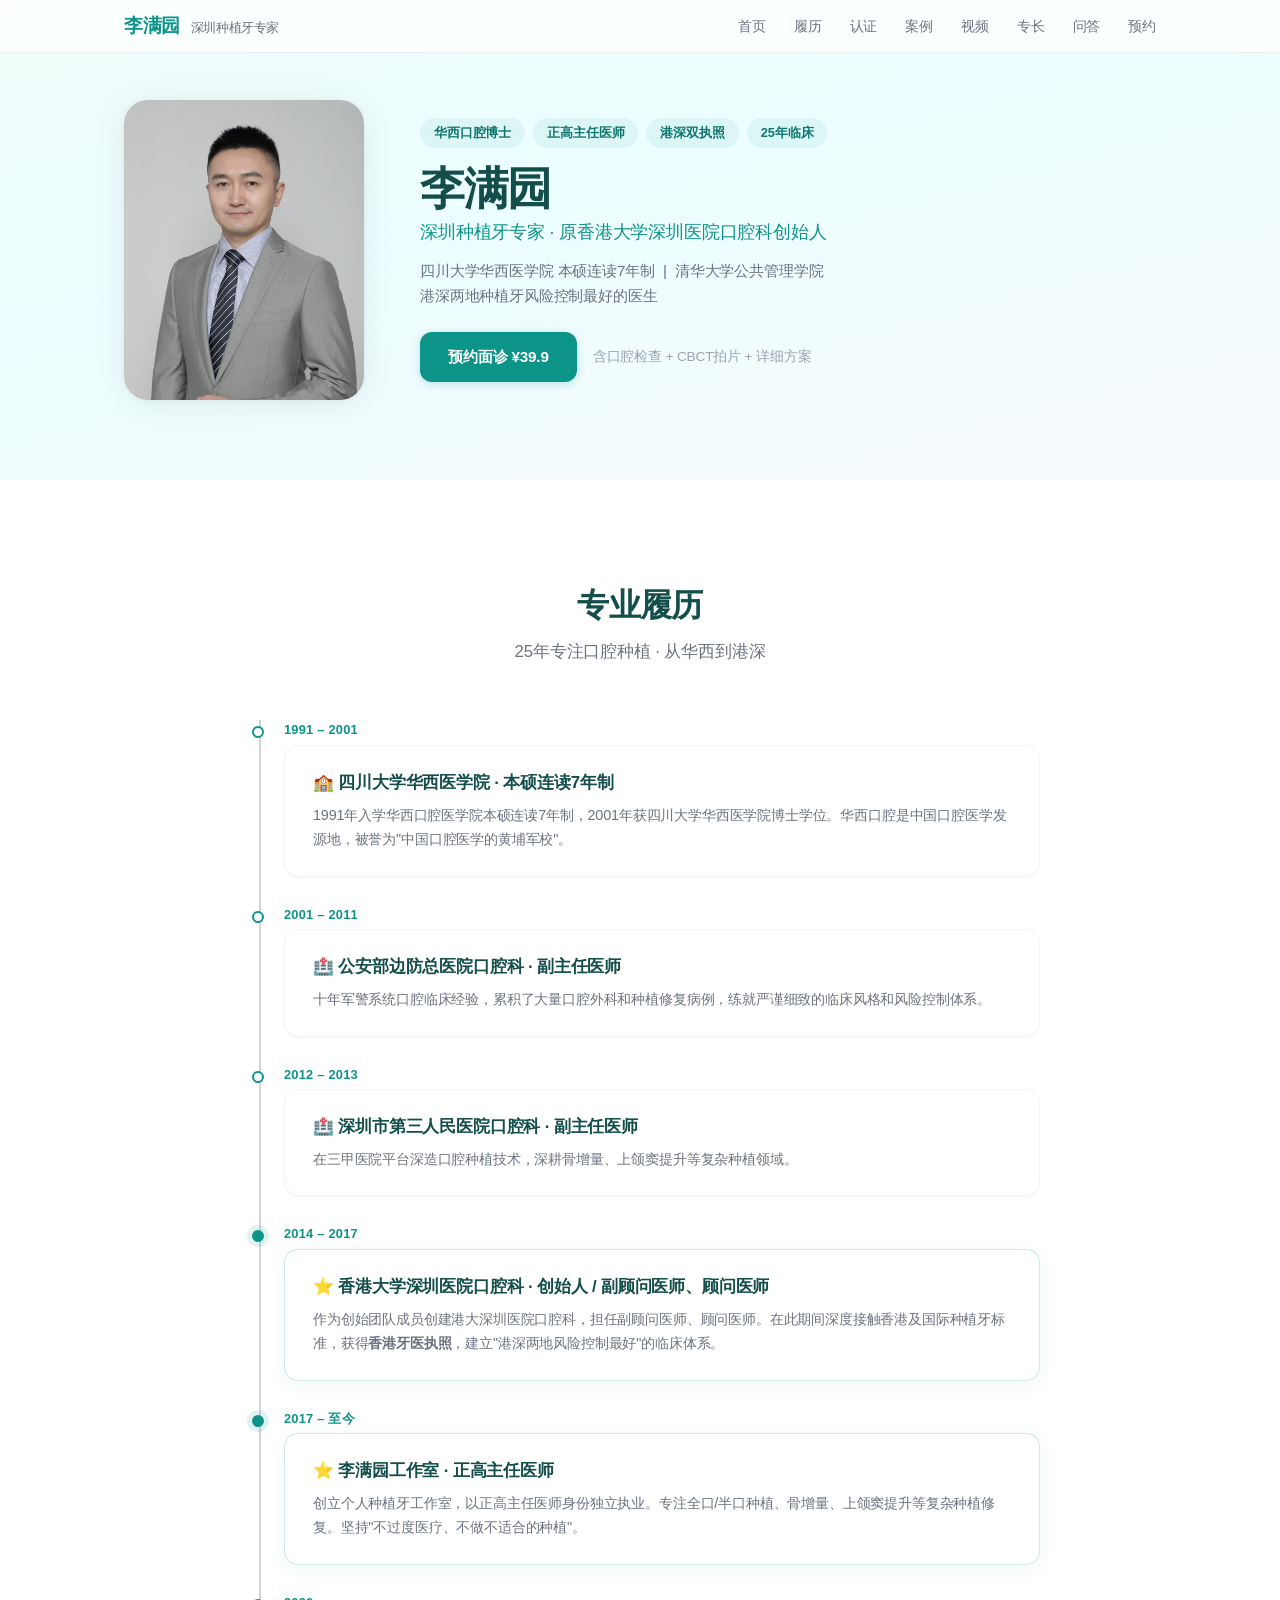
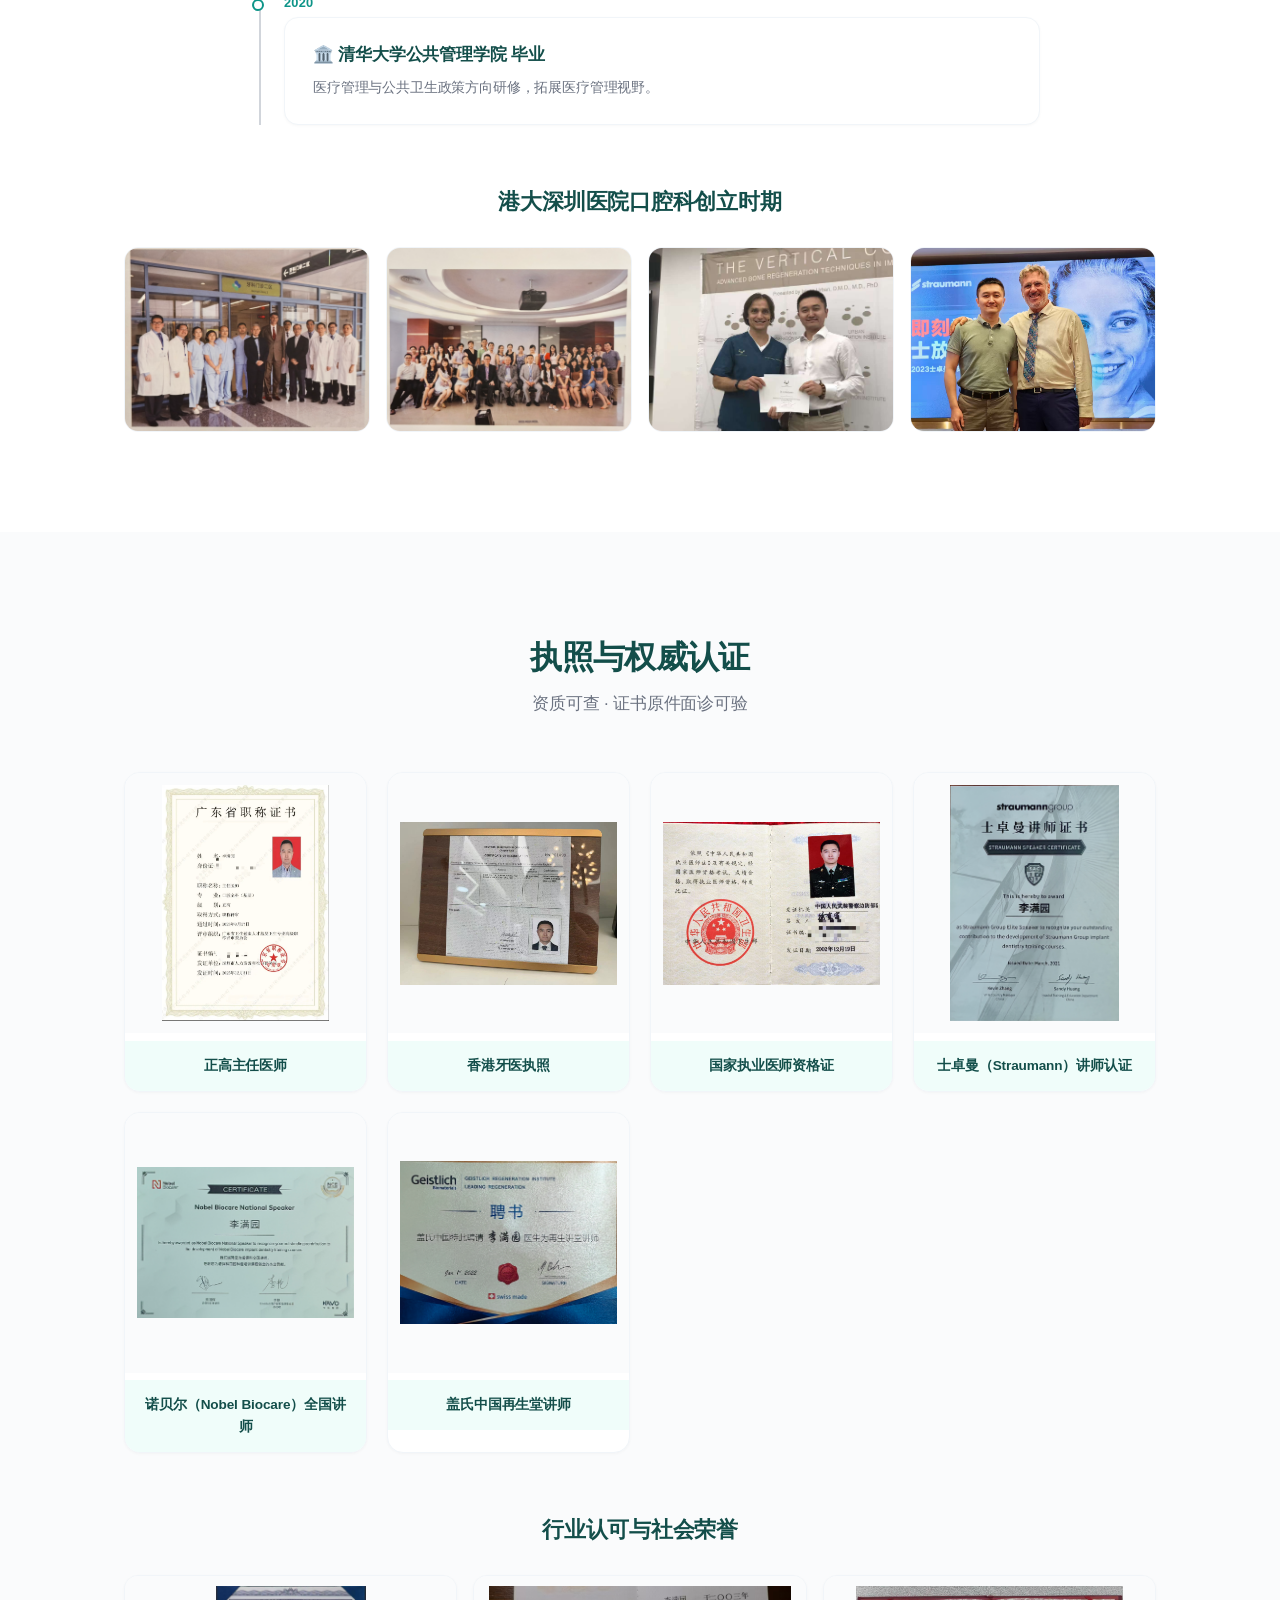
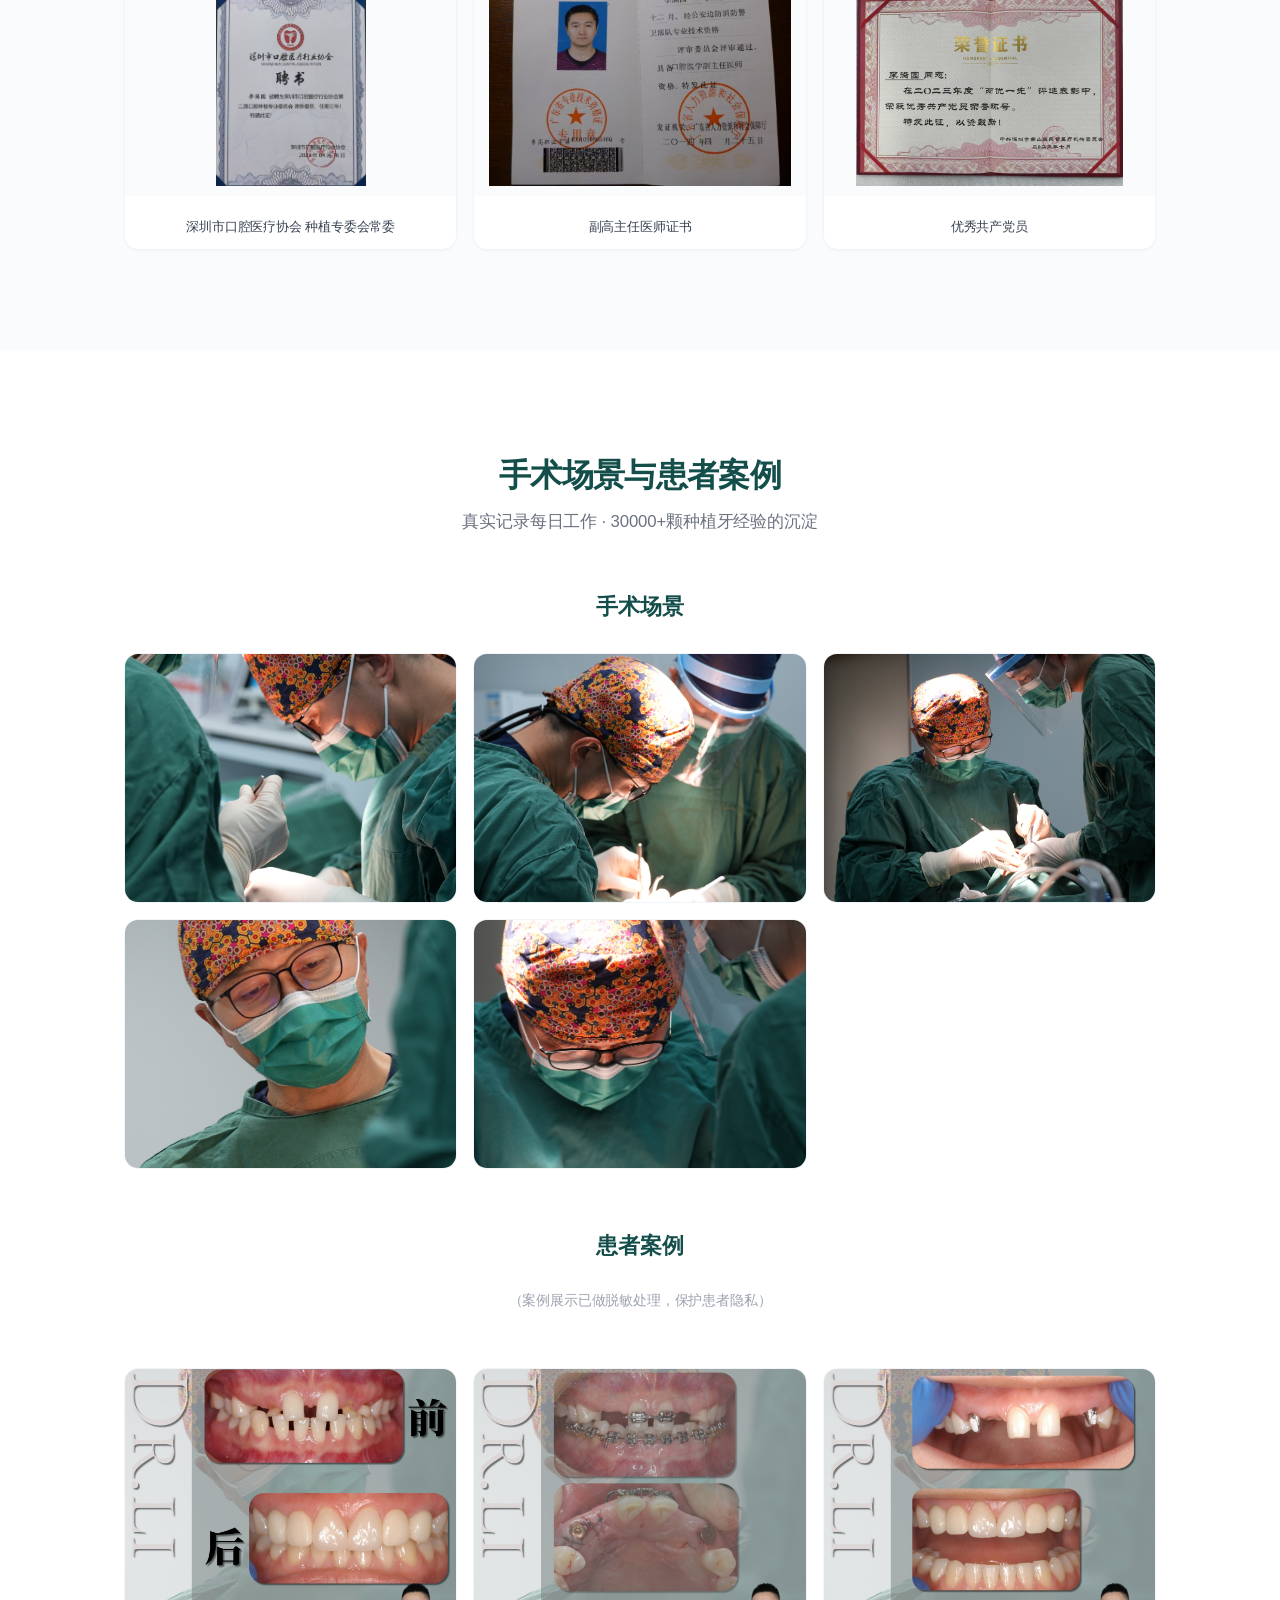
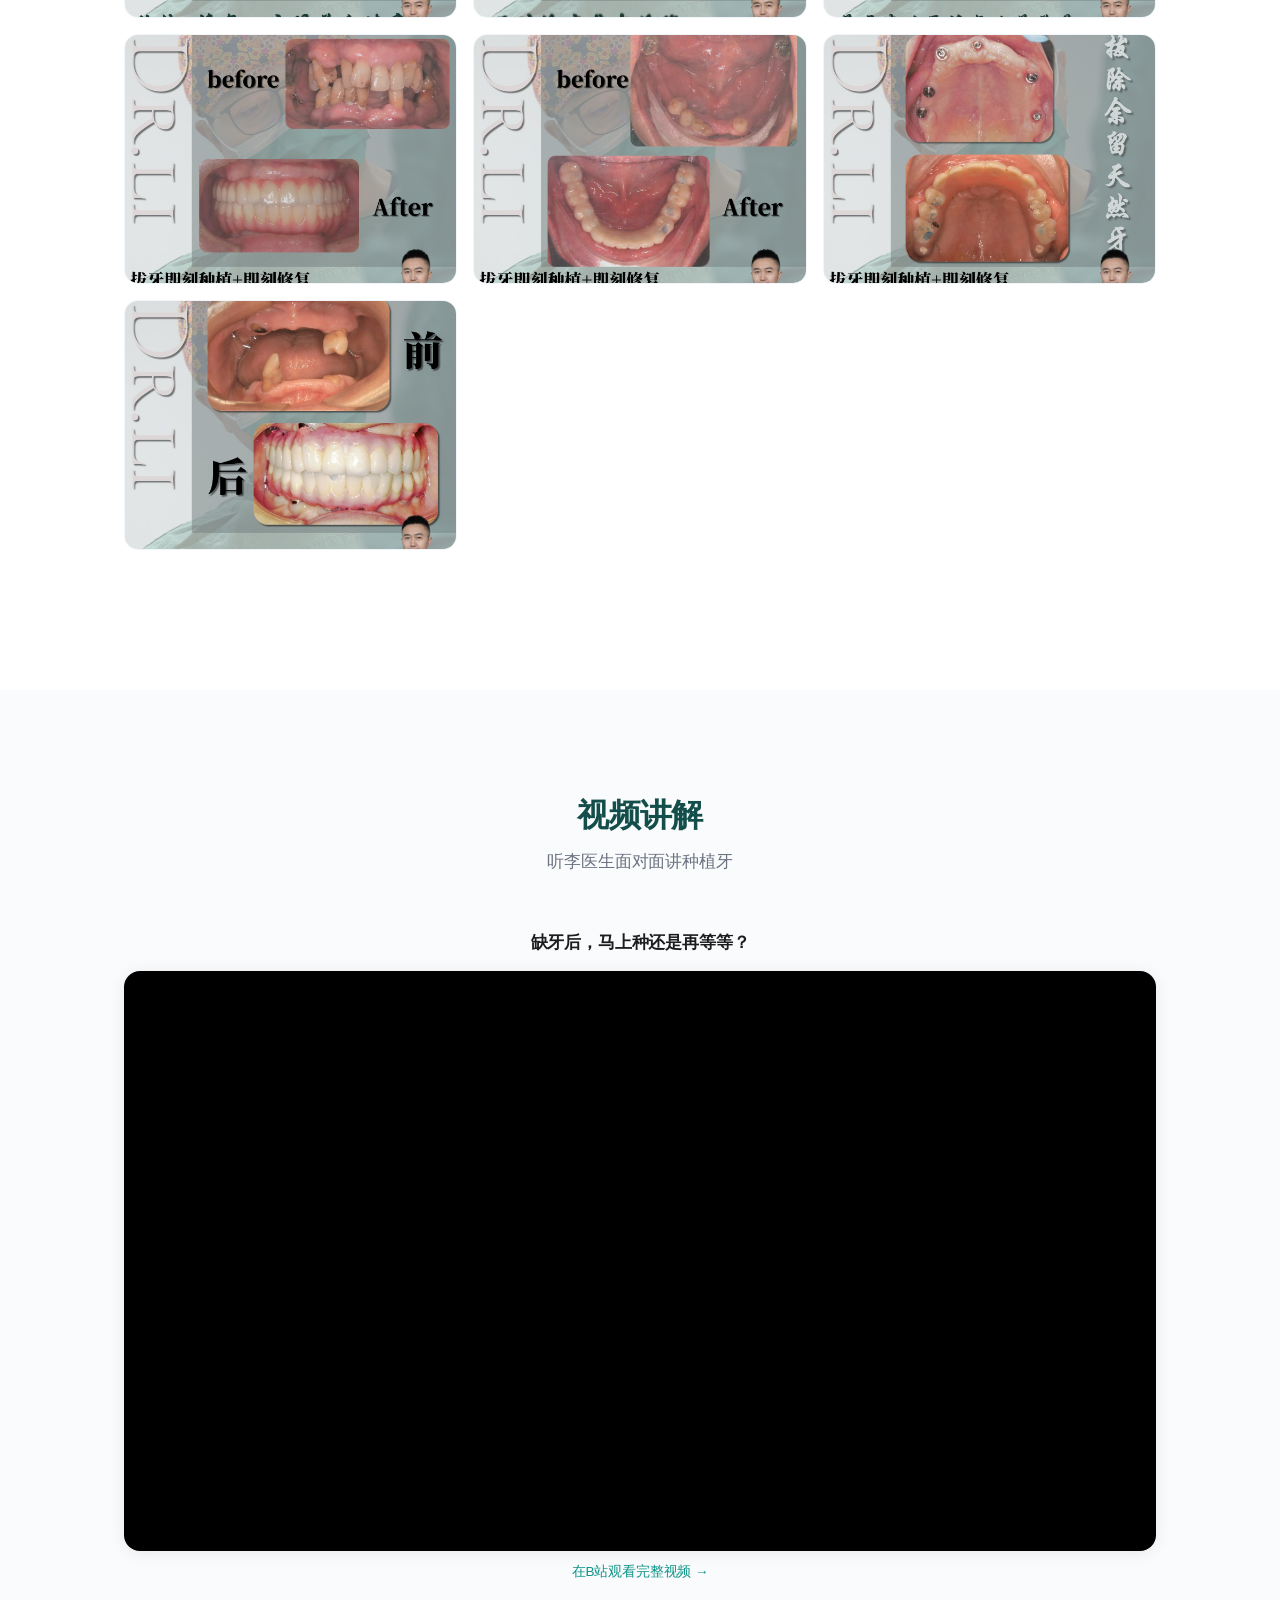
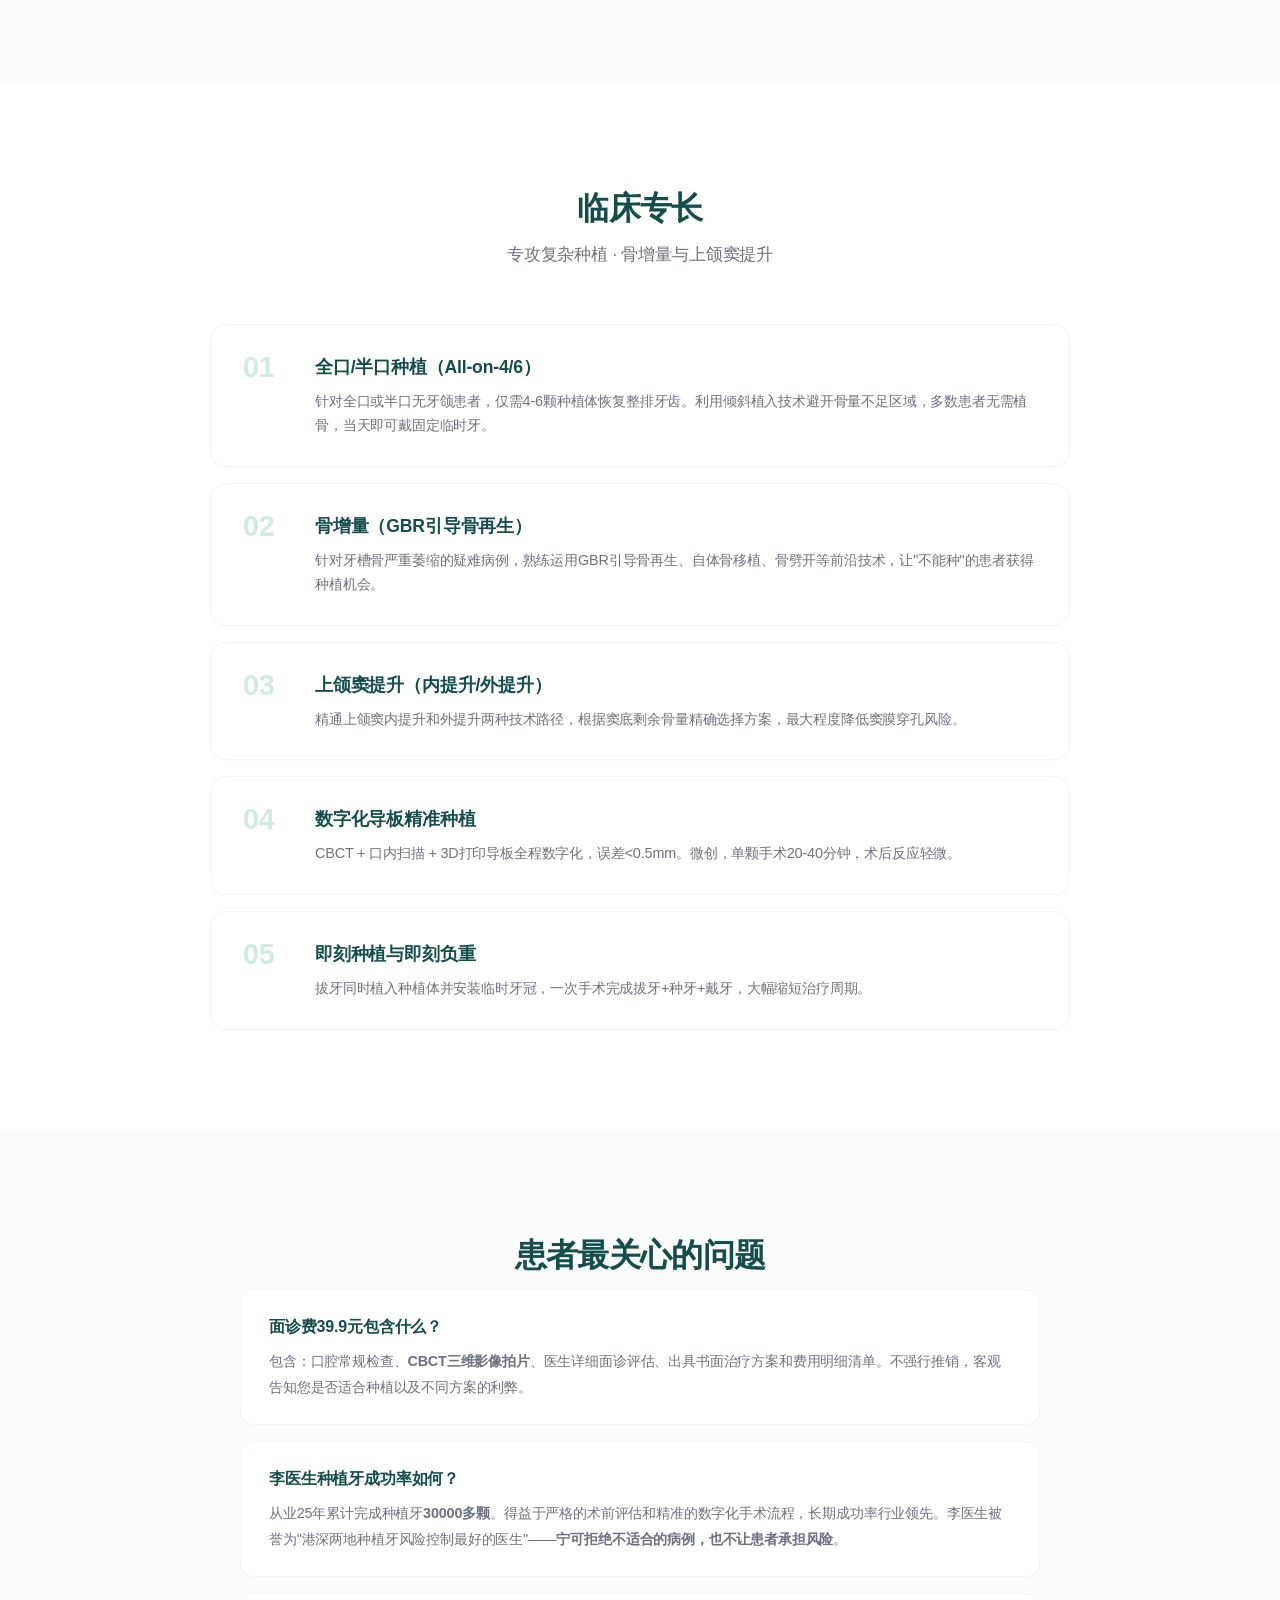
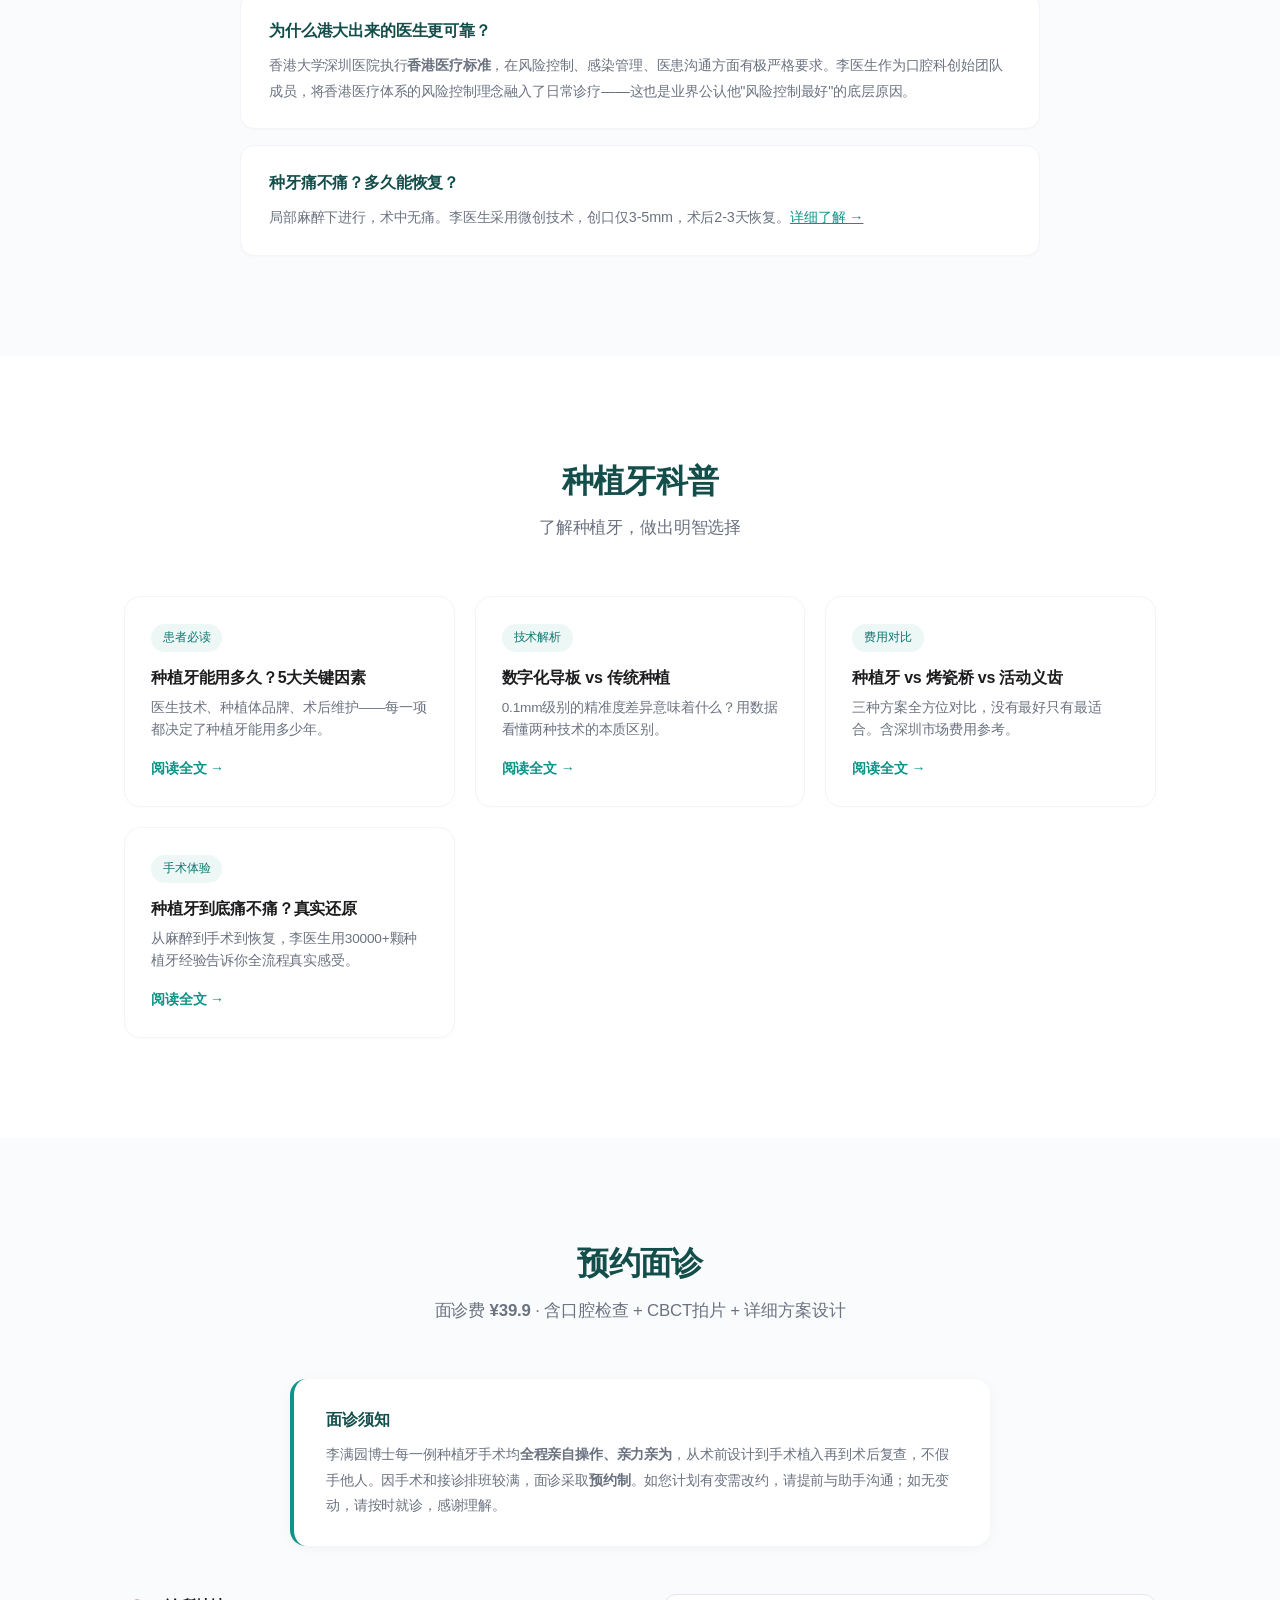
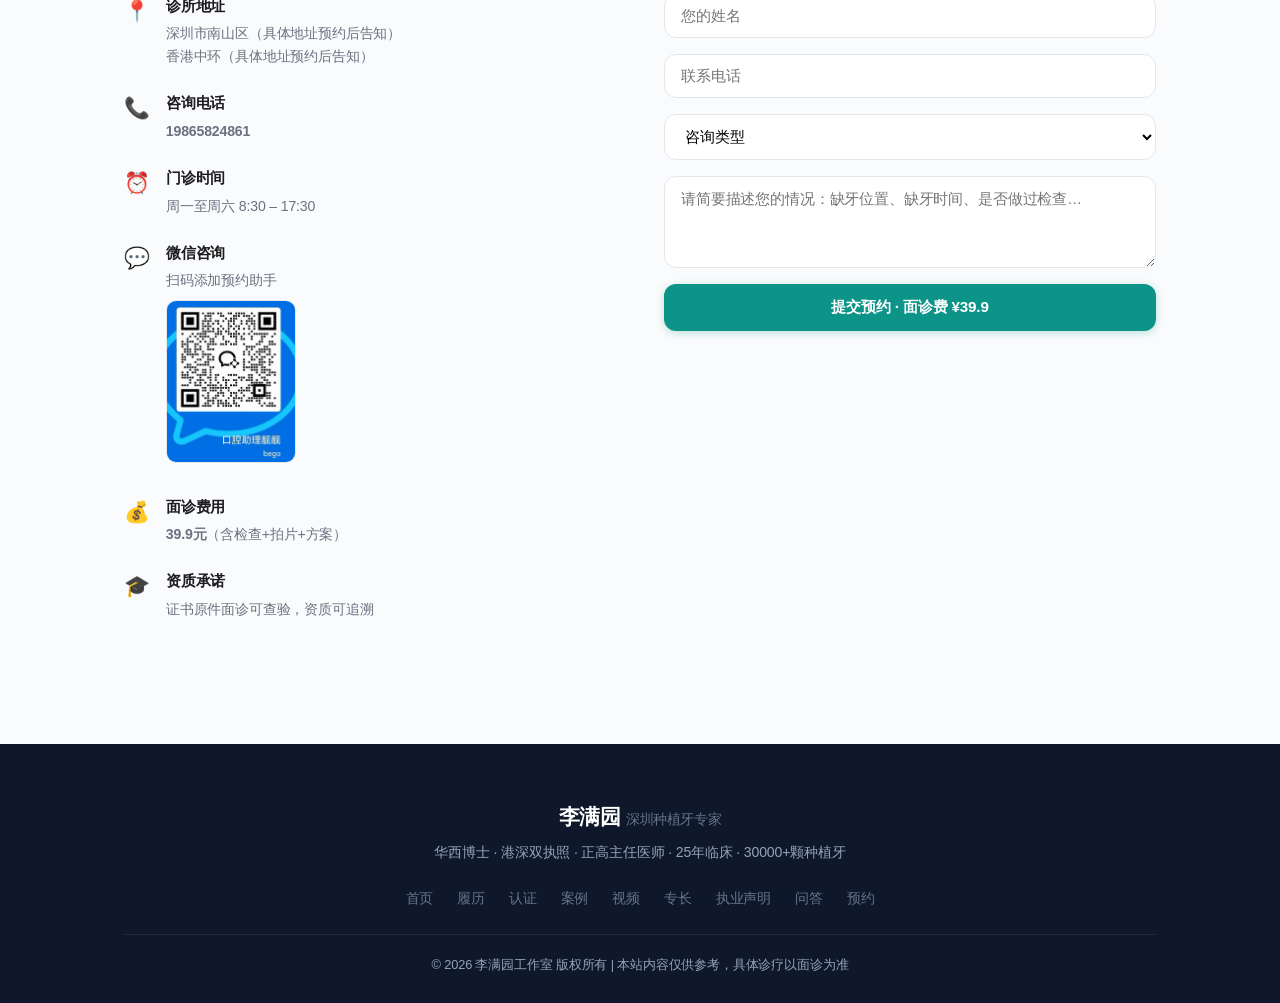
<file: index.html>
<!DOCTYPE html>
<html lang="zh-CN">
<head>
    <meta charset="UTF-8">
    <meta name="viewport" content="width=device-width, initial-scale=1.0">
    <title>李满园 | 深圳种植牙专家 — 华西博士 · 港深双执照 · 正高主任医师</title>
    <meta name="description" content="李满园，四川大学华西医学院博士，原香港大学深圳医院口腔科创始人，港深两地种植牙风险控制最好的医生。持有香港牙医执照，士卓曼+诺贝尔双讲师认证。面诊费39.9元（含拍片+方案）。">
    <meta name="keywords" content="深圳种植牙,李满园,华西口腔,香港牙医执照,种植牙专家,士卓曼讲师,诺贝尔讲师,正高主任医师,深圳种牙推荐">
    <meta name="author" content="李满园">
    <meta name="baidu-site-verification" content="codeva-tg4ZopbSxr" />
    <meta name="applicable-device" content="pc,mobile">
    <meta http-equiv="Cache-Control" content="no-transform">
    <meta http-equiv="Cache-Control" content="no-siteapp">
    <meta name="format-detection" content="telephone=no">
    <link rel="canonical" href="https://www.limanyuan.cn/">

    <meta property="og:title" content="港深双证口腔博士李满园简介">
    <meta property="og:description" content="华西口腔博士 · 港深双证 · 原港大深圳医院口腔科创始人，25年完成30000余例种植牙。">
    <meta property="og:type" content="website">
    <meta property="og:url" content="https://www.limanyuan.cn/">
    <meta property="og:image" content="https://www.limanyuan.cn/images/share-card.jpg">

    <script type="application/ld+json">
    {
        "@context": "https://schema.org",
        "@type": "Person",
        "name": "李满园",
        "description": "深圳种植牙专家。四川大学华西医学院博士，原香港大学深圳医院口腔科创始人，正高主任医师，持有香港牙医执照。",
        "url": "https://www.limanyuan.cn/",
        "hasCredential": [
            {"@type":"EducationalOccupationalCredential","name":"四川大学华西医学院 博士"},
            {"@type":"EducationalOccupationalCredential","name":"清华大学公共管理学院"},
            {"@type":"EducationalOccupationalCredential","name":"香港牙医执照"},
            {"@type":"EducationalOccupationalCredential","name":"正高主任医师"},
            {"@type":"EducationalOccupationalCredential","name":"士卓曼讲师认证"},
            {"@type":"EducationalOccupationalCredential","name":"诺贝尔全国讲师认证"}
        ],
        "hasOccupation": {"@type":"Occupation","name":"种植牙专科医生","occupationLocation":{"@type":"Dentist","name":"李满园工作室","address":{"@type":"PostalAddress","addressLocality":"深圳","addressRegion":"广东省"}}},
        "alumniOf": [{"@type":"CollegeOrUniversity","name":"四川大学华西医学院"},{"@type":"CollegeOrUniversity","name":"清华大学"}],
        "knowsAbout": ["种植牙","全口种植","骨增量","上颌窦提升","即刻种植"],
        "medicalSpecialty": "Dentistry"
    }
    </script>
    <script type="application/ld+json">
    {
        "@context": "https://schema.org",
        "@type": "FAQPage",
        "mainEntity": [
            {"@type":"Question","name":"深圳种植牙医生李满园的资质怎么样？","acceptedAnswer":{"@type":"Answer","text":"李满园医生是四川大学华西医学院本硕连读7年制博士，原香港大学深圳医院口腔科创始人、副顾问医师、顾问医师，持有香港牙医执照，正高主任医师，士卓曼和诺贝尔双讲师认证。从业25年，累计完成30000多颗种植牙，是港深两地种植牙风险控制最好的医生之一。"}},
            {"@type":"Question","name":"李满园医生种植牙面诊费多少钱？","acceptedAnswer":{"@type":"Answer","text":"面诊费39.9元，包含口腔检查、CBCT拍片和详细的种植方案设计。面诊后李医生会根据您的口腔情况出具书面治疗方案和费用清单。"}},
            {"@type":"Question","name":"李满园医生擅长哪些种植牙技术？","acceptedAnswer":{"@type":"Answer","text":"李医生专攻复杂种植病例：全口/半口种植、骨增量（GBR引导骨再生）、上颌窦提升、即刻种植、数字化导板精准种植、种植修复。特别擅长骨量不足等疑难病例。"}}
        ]
    }
    </script>
    <script type="application/ld+json">
    {
        "@context": "https://schema.org",
        "@type": "Dentist","name": "李满园工作室",
        "url": "https://www.limanyuan.cn/",
        "address": {"@type":"PostalAddress","addressLocality":"深圳","addressRegion":"广东省","streetAddress":"请填写深圳诊所具体地址"},
        "telephone": "请填写电话",
        "openingHours": "Mo-Sa 08:30-17:30",
        "priceRange": "面诊费39.9元",
        "areaServed": {"@type":"City","name":"深圳"}
    }
    </script>

    <link rel="stylesheet" href="css/style.css">
</head>
<body>

<!-- ===== 导航 ===== -->
<nav class="navbar" id="navbar">
    <div class="container nav-container">
        <a href="/" class="logo">李满园 <span class="logo-sub">深圳种植牙专家</span></a>
        <ul class="nav-links" id="navLinks">
            <li><a href="#home">首页</a></li>
            <li><a href="#credentials">履历</a></li>
            <li><a href="#certs">认证</a></li>
            <li><a href="#gallery">案例</a></li>
            <li><a href="#videos">视频</a></li>
            <li><a href="#skills">专长</a></li>
            <li><a href="#faq">问答</a></li>
            <li><a href="#contact">预约</a></li>
        </ul>
        <button class="mobile-menu-btn" id="menuBtn" onclick="toggleMenu()" aria-label="菜单">☰</button>
    </div>
</nav>

<!-- ================================================================== -->
<!--  HERO                                                              -->
<!-- ================================================================== -->
<header class="hero" id="home">
    <div class="container hero-content">
        <div class="hero-photo-box">
            <img src="images/形象照1.jpg" alt="李满园医生 深圳种植牙专家" onerror="this.style.display='none';this.parentElement.querySelector('.photo-placeholder').style.display='flex'">
            <div class="photo-placeholder" style="display:none"><span class="photo-icon">👨‍⚕️</span></div>
        </div>
        <div class="hero-text">
            <div class="hero-badges-top">
                <span>华西口腔博士</span><span>正高主任医师</span><span>港深双执照</span><span>25年临床</span>
            </div>
            <h1>李满园</h1>
            <p class="hero-title">深圳种植牙专家 · 原香港大学深圳医院口腔科创始人</p>
            <p class="hero-desc">四川大学华西医学院 本硕连读7年制 &nbsp;|&nbsp; 清华大学公共管理学院<br>港深两地种植牙风险控制最好的医生</p>
            <div class="hero-actions">
                <a href="#contact" class="btn btn-primary">预约面诊 ¥39.9</a>
                <span class="hero-price-note">含口腔检查 + CBCT拍片 + 详细方案</span>
            </div>
        </div>
    </div>
</header>

<!-- ================================================================== -->
<!--  专业履历 / 时间线                                                    -->
<!-- ================================================================== -->
<section class="section" id="credentials">
    <div class="container">
        <h2 class="section-title">专业履历</h2>
        <p class="section-subtitle">25年专注口腔种植 · 从华西到港深</p>

        <div class="timeline">
            <div class="timeline-item">
                <div class="timeline-year">1991 – 2001</div><div class="timeline-dot"></div>
                <div class="timeline-card">
                    <h3>🏫 四川大学华西医学院 · 本硕连读7年制</h3>
                    <p>1991年入学华西口腔医学院本硕连读7年制，2001年获四川大学华西医学院博士学位。华西口腔是中国口腔医学发源地，被誉为"中国口腔医学的黄埔军校"。</p>
                </div>
            </div>
            <div class="timeline-item">
                <div class="timeline-year">2001 – 2011</div><div class="timeline-dot"></div>
                <div class="timeline-card">
                    <h3>🏥 公安部边防总医院口腔科 · 副主任医师</h3>
                    <p>十年军警系统口腔临床经验，累积了大量口腔外科和种植修复病例，练就严谨细致的临床风格和风险控制体系。</p>
                </div>
            </div>
            <div class="timeline-item">
                <div class="timeline-year">2012 – 2013</div><div class="timeline-dot"></div>
                <div class="timeline-card">
                    <h3>🏥 深圳市第三人民医院口腔科 · 副主任医师</h3>
                    <p>在三甲医院平台深造口腔种植技术，深耕骨增量、上颌窦提升等复杂种植领域。</p>
                </div>
            </div>
            <div class="timeline-item highlight">
                <div class="timeline-year">2014 – 2017</div><div class="timeline-dot"></div>
                <div class="timeline-card">
                    <h3>⭐ 香港大学深圳医院口腔科 · 创始人 / 副顾问医师、顾问医师</h3>
                    <p>作为创始团队成员创建港大深圳医院口腔科，担任副顾问医师、顾问医师。在此期间深度接触香港及国际种植牙标准，获得<strong>香港牙医执照</strong>，建立"港深两地风险控制最好"的临床体系。</p>
                </div>
            </div>
            <div class="timeline-item highlight">
                <div class="timeline-year">2017 – 至今</div><div class="timeline-dot"></div>
                <div class="timeline-card">
                    <h3>⭐ 李满园工作室 · 正高主任医师</h3>
                    <p>创立个人种植牙工作室，以正高主任医师身份独立执业。专注全口/半口种植、骨增量、上颌窦提升等复杂种植修复。坚持"不过度医疗、不做不适合的种植"。</p>
                </div>
            </div>
            <div class="timeline-item">
                <div class="timeline-year">2020</div><div class="timeline-dot"></div>
                <div class="timeline-card">
                    <h3>🏛️ 清华大学公共管理学院 毕业</h3>
                    <p>医疗管理与公共卫生政策方向研修，拓展医疗管理视野。</p>
                </div>
            </div>
        </div>

        <!-- 港大时期照片 -->
        <div class="section-subsection">
            <h3 class="subsection-title">港大深圳医院口腔科创立时期</h3>
            <div class="photo-row">
                <div class="photo-item"><img src="images/港大深圳医院口腔科创立时期照片1.jpg" alt="港大深圳医院口腔科创立时期"></div>
                <div class="photo-item"><img src="images/港大深圳医院口腔科创立时期照片2.jpg" alt="港大深圳医院口腔科创立时期"></div>
                <div class="photo-item"><img src="images/大师合照1.jpg" alt="李满园医生学术交流"></div>
                <div class="photo-item"><img src="images/大师合照2.jpg" alt="李满园医生学术交流"></div>
            </div>
        </div>
    </div>
</section>

<!-- ================================================================== -->
<!--  执照与认证                                                          -->
<!-- ================================================================== -->
<section class="section section-bg" id="certs">
    <div class="container">
        <h2 class="section-title">执照与权威认证</h2>
        <p class="section-subtitle">资质可查 · 证书原件面诊可验</p>

        <!-- 核心证书卡片 -->
        <div class="cert-showcase">
            <div class="cert-img-card">
                <img src="images/正高主任医师证书.jpg" alt="正高主任医师证书">
                <span>正高主任医师</span>
            </div>
            <div class="cert-img-card">
                <img src="images/香港牙医执照.jpg" alt="香港牙医执照">
                <span>香港牙医执照</span>
            </div>
            <div class="cert-img-card">
                <img src="images/职业医师资格证-脱敏版.jpg" alt="国家执业医师资格证">
                <span>国家执业医师资格证</span>
            </div>
            <div class="cert-img-card">
                <img src="images/士卓曼讲师证书.jpg" alt="士卓曼讲师认证">
                <span>士卓曼（Straumann）讲师认证</span>
            </div>
            <div class="cert-img-card">
                <img src="images/诺贝尔讲师证书.jpg" alt="诺贝尔全国讲师认证">
                <span>诺贝尔（Nobel Biocare）全国讲师</span>
            </div>
            <div class="cert-img-card">
                <img src="images/盖氏中国再生堂讲师证书.jpg" alt="盖氏中国再生堂讲师">
                <span>盖氏中国再生堂讲师</span>
            </div>
        </div>

        <!-- 更多荣誉 -->
        <div class="section-subsection">
            <h3 class="subsection-title">行业认可与社会荣誉</h3>
            <div class="honor-grid">
                <div class="honor-card">
                    <img src="images/深圳市口腔医疗协会种植专委会常委.jpg" alt="种植专委会常委">
                    <span>深圳市口腔医疗协会 种植专委会常委</span>
                </div>
                <div class="honor-card">
                    <img src="images/副高主任医师证书.jpg" alt="副高主任医师证书">
                    <span>副高主任医师证书</span>
                </div>
                <div class="honor-card">
                    <img src="images/优秀共产党员.jpg" alt="优秀共产党员">
                    <span>优秀共产党员</span>
                </div>
            </div>
        </div>
    </div>
</section>

<!-- ================================================================== -->
<!--  手术场景 + 患者案例                                                   -->
<!-- ================================================================== -->
<section class="section" id="gallery">
    <div class="container">
        <h2 class="section-title">手术场景与患者案例</h2>
        <p class="section-subtitle">真实记录每日工作 · 30000+颗种植牙经验的沉淀</p>

        <!-- 手术场景 -->
        <h3 class="subsection-title">手术场景</h3>
        <div class="photo-gallery">
            <div class="photo-slot"><img src="images/手术场景1.JPG" alt="种植牙手术场景"></div>
            <div class="photo-slot"><img src="images/手术场景2.JPG" alt="种植牙手术场景"></div>
            <div class="photo-slot"><img src="images/手术场景3.JPG" alt="数字化导板种植手术"></div>
            <div class="photo-slot"><img src="images/手术场景4.png" alt="种植牙手术"></div>
            <div class="photo-slot"><img src="images/手术场景5.JPG" alt="种植牙手术"></div>
        </div>

        <!-- 患者案例 -->
        <div class="section-subsection">
            <h3 class="subsection-title">患者案例</h3>
            <p class="section-subtitle" style="font-size:0.85rem;color:#9ca3af">（案例展示已做脱敏处理，保护患者隐私）</p>
            <div class="photo-gallery">
                <div class="photo-slot"><img src="images/案例1.jpg" alt="种植牙案例"></div>
                <div class="photo-slot"><img src="images/案例2.jpg" alt="种植牙案例"></div>
                <div class="photo-slot"><img src="images/案例3.jpg" alt="种植牙案例"></div>
                <div class="photo-slot"><img src="images/案例4.jpg" alt="种植牙案例"></div>
                <div class="photo-slot"><img src="images/案例5.jpg" alt="种植牙案例"></div>
                <div class="photo-slot"><img src="images/案例6.jpg" alt="种植牙案例"></div>
                <div class="photo-slot"><img src="images/案例7.jpg" alt="种植牙案例"></div>
            </div>
        </div>
    </div>
</section>

<!-- ================================================================== -->
<!--  视频讲解                                                            -->
<!-- ================================================================== -->
<section class="section section-bg" id="videos">
    <div class="container">
        <h2 class="section-title">视频讲解</h2>
        <p class="section-subtitle">听李医生面对面讲种植牙</p>

        <div class="video-section">
            <div class="video-card">
                <h3>缺牙后，马上种还是再等等？</h3>
                <div class="video-slot">
                    <iframe src="https://player.bilibili.com/player.html?bvid=BV1VNAdzMEeJ&page=1&high_quality=1&danmaku=0" scrolling="no" border="0" frameborder="no" framespacing="0" allowfullscreen="true"></iframe>
                </div>
                <p class="video-link"><a href="https://www.bilibili.com/video/BV1VNAdzMEeJ/" target="_blank" rel="noopener">在B站观看完整视频 →</a></p>
            </div>
        </div>
    </div>
</section>

<!-- ================================================================== -->
<!--  临床专长                                                            -->
<!-- ================================================================== -->
<section class="section" id="skills">
    <div class="container">
        <h2 class="section-title">临床专长</h2>
        <p class="section-subtitle">专攻复杂种植 · 骨增量与上颌窦提升</p>
        <div class="skills-list">
            <div class="skill-item"><div class="skill-num">01</div><div class="skill-body"><h3>全口/半口种植（All-on-4/6）</h3><p>针对全口或半口无牙颌患者，仅需4-6颗种植体恢复整排牙齿。利用倾斜植入技术避开骨量不足区域，多数患者无需植骨，当天即可戴固定临时牙。</p></div></div>
            <div class="skill-item"><div class="skill-num">02</div><div class="skill-body"><h3>骨增量（GBR引导骨再生）</h3><p>针对牙槽骨严重萎缩的疑难病例，熟练运用GBR引导骨再生、自体骨移植、骨劈开等前沿技术，让"不能种"的患者获得种植机会。</p></div></div>
            <div class="skill-item"><div class="skill-num">03</div><div class="skill-body"><h3>上颌窦提升（内提升/外提升）</h3><p>精通上颌窦内提升和外提升两种技术路径，根据窦底剩余骨量精确选择方案，最大程度降低窦膜穿孔风险。</p></div></div>
            <div class="skill-item"><div class="skill-num">04</div><div class="skill-body"><h3>数字化导板精准种植</h3><p>CBCT + 口内扫描 + 3D打印导板全程数字化，误差&lt;0.5mm。微创，单颗手术20-40分钟，术后反应轻微。</p></div></div>
            <div class="skill-item"><div class="skill-num">05</div><div class="skill-body"><h3>即刻种植与即刻负重</h3><p>拔牙同时植入种植体并安装临时牙冠，一次手术完成拔牙+种牙+戴牙，大幅缩短治疗周期。</p></div></div>
        </div>
    </div>
</section>

<!-- ================================================================== -->
<!--  FAQ                                                               -->
<!-- ================================================================== -->
<section class="section section-bg" id="faq">
    <div class="container">
        <h2 class="section-title">患者最关心的问题</h2>
        <div class="faq-list">
            <div class="faq-item"><h3>面诊费39.9元包含什么？</h3><p>包含：口腔常规检查、<strong>CBCT三维影像拍片</strong>、医生详细面诊评估、出具书面治疗方案和费用明细清单。不强行推销，客观告知您是否适合种植以及不同方案的利弊。</p></div>
            <div class="faq-item"><h3>李医生种植牙成功率如何？</h3><p>从业25年累计完成种植牙<strong>30000多颗</strong>。得益于严格的术前评估和精准的数字化手术流程，长期成功率行业领先。李医生被誉为"港深两地种植牙风险控制最好的医生"——<strong>宁可拒绝不适合的病例，也不让患者承担风险</strong>。</p></div>
            <div class="faq-item"><h3>为什么港大出来的医生更可靠？</h3><p>香港大学深圳医院执行<strong>香港医疗标准</strong>，在风险控制、感染管理、医患沟通方面有极严格要求。李医生作为口腔科创始团队成员，将香港医疗体系的风险控制理念融入了日常诊疗——这也是业界公认他"风险控制最好"的底层原因。</p></div>
            <div class="faq-item"><h3>种牙痛不痛？多久能恢复？</h3><p>局部麻醉下进行，术中无痛。李医生采用微创技术，创口仅3-5mm，术后2-3天恢复。<a href="articles/implant-pain.html">详细了解 →</a></p></div>
        </div>
    </div>
</section>

<!-- ================================================================== -->
<!--  科普文章                                                            -->
<!-- ================================================================== -->
<section class="section" id="articles">
    <div class="container">
        <h2 class="section-title">种植牙科普</h2>
        <p class="section-subtitle">了解种植牙，做出明智选择</p>
        <div class="articles-grid">
            <article class="article-card"><div class="article-tag">患者必读</div><h3>种植牙能用多久？5大关键因素</h3><p class="article-excerpt">医生技术、种植体品牌、术后维护——每一项都决定了种植牙能用多少年。</p><a href="articles/implant-lifespan.html" class="article-link">阅读全文 →</a></article>
            <article class="article-card"><div class="article-tag">技术解析</div><h3>数字化导板 vs 传统种植</h3><p class="article-excerpt">0.1mm级别的精准度差异意味着什么？用数据看懂两种技术的本质区别。</p><a href="articles/digital-guide-vs-traditional.html" class="article-link">阅读全文 →</a></article>
            <article class="article-card"><div class="article-tag">费用对比</div><h3>种植牙 vs 烤瓷桥 vs 活动义齿</h3><p class="article-excerpt">三种方案全方位对比，没有最好只有最适合。含深圳市场费用参考。</p><a href="articles/implant-vs-bridge-vs-denture.html" class="article-link">阅读全文 →</a></article>
            <article class="article-card"><div class="article-tag">手术体验</div><h3>种植牙到底痛不痛？真实还原</h3><p class="article-excerpt">从麻醉到手术到恢复，李医生用30000+颗种植牙经验告诉你全流程真实感受。</p><a href="articles/implant-pain.html" class="article-link">阅读全文 →</a></article>
        </div>
    </div>
</section>

<!-- ================================================================== -->
<!--  面诊预约                                                            -->
<!-- ================================================================== -->
<section class="section section-bg" id="contact">
    <div class="container">
        <h2 class="section-title">预约面诊</h2>
        <p class="section-subtitle">面诊费 <strong>¥39.9</strong> · 含口腔检查 + CBCT拍片 + 详细方案设计</p>

        <!-- 面诊须知 -->
        <div class="notice-box">
            <h4>面诊须知</h4>
            <p>李满园博士每一例种植牙手术均<strong>全程亲自操作、亲力亲为</strong>，从术前设计到手术植入再到术后复查，不假手他人。因手术和接诊排班较满，面诊采取<strong>预约制</strong>。如您计划有变需改约，请提前与助手沟通；如无变动，请按时就诊，感谢理解。</p>
        </div>

        <div class="contact-grid">
            <div class="contact-info">
                <div class="contact-item"><span class="contact-icon">📍</span><div><h4>诊所地址</h4><p>深圳市南山区（具体地址预约后告知）<br>香港中环（具体地址预约后告知）</p></div></div>
                <div class="contact-item"><span class="contact-icon">📞</span><div><h4>咨询电话</h4><p><strong>19865824861</strong></p></div></div>
                <div class="contact-item"><span class="contact-icon">⏰</span><div><h4>门诊时间</h4><p>周一至周六 8:30 – 17:30</p></div></div>
                <div class="contact-item"><span class="contact-icon">💬</span><div><h4>微信咨询</h4><p>扫码添加预约助手</p><img src="images/预约助理二维码.png" alt="预约助手微信二维码" class="qr-code"></div></div>
                <div class="contact-item"><span class="contact-icon">💰</span><div><h4>面诊费用</h4><p><strong>39.9元</strong>（含检查+拍片+方案）</p></div></div>
                <div class="contact-item"><span class="contact-icon">🎓</span><div><h4>资质承诺</h4><p>证书原件面诊可查验，资质可追溯</p></div></div>
            </div>
            <form class="contact-form" id="contactForm" onsubmit="return false;">
                <input type="text" id="cName" placeholder="您的姓名" required>
                <input type="tel" id="cPhone" placeholder="联系电话" required>
                <select id="cType" required>
                    <option value="">咨询类型</option><option>单颗种植牙</option><option>多颗种植牙</option><option>全口/半口种植</option><option>骨增量/上颌窦提升</option><option>即刻种植</option><option>其他咨询</option>
                </select>
                <textarea id="cMsg" rows="4" placeholder="请简要描述您的情况：缺牙位置、缺牙时间、是否做过检查…" required></textarea>
                <button type="button" class="btn btn-primary btn-full" onclick="handleFormSubmit()">提交预约 · 面诊费 ¥39.9</button>
            </form>
        </div>
    </div>
</section>

<!-- ================================================================== -->
<!--  页脚                                                               -->
<!-- ================================================================== -->
<footer class="footer">
    <div class="container footer-content">
        <div class="footer-info">
            <h3>李满园 <span>深圳种植牙专家</span></h3>
            <p>华西博士 · 港深双执照 · 正高主任医师 · 25年临床 · 30000+颗种植牙</p>
        </div>
        <div class="footer-links">
            <a href="/">首页</a><a href="#credentials">履历</a><a href="#certs">认证</a><a href="#gallery">案例</a><a href="#videos">视频</a><a href="#skills">专长</a><a href="/about.html">执业声明</a><a href="#faq">问答</a><a href="#contact">预约</a>
        </div>
        <div class="footer-bottom"><p>&copy; 2026 李满园工作室 版权所有 | 本站内容仅供参考，具体诊疗以面诊为准</p></div>
    </div>
</footer>

<button class="back-to-top" id="backToTop" onclick="window.scrollTo({top:0,behavior:'smooth'})" aria-label="回到顶部">↑</button>
<!-- 微信二维码弹窗 -->
<div id="wechatModal" class="wechat-modal" onclick="closeWechatModal(event)">
    <div class="wechat-modal-card" onclick="event.stopPropagation()">
        <button class="wechat-modal-close" onclick="closeWechatModal()">&times;</button>
        <h3>扫码添加预约助手</h3>
        <p>李满园医生团队将通过微信与您沟通</p>
        <img src="images/预约助理二维码.png" alt="预约助手微信二维码" class="wechat-qr-img">
        <p class="wechat-modal-tip">面诊费 ¥39.9（含检查+拍片+方案）<br>深圳南山 / 香港中环</p>
    </div>
</div>

<script src="css/app.js"></script>
<!-- 百度自动推送 -->
<script>
(function(){
    var bp = document.createElement('script');
    var curProtocol = window.location.protocol.split(':')[0];
    if (curProtocol === 'https') {
        bp.src = 'https://zz.bdstatic.com/linksubmit/push.js';
    } else {
        bp.src = 'http://push.zhanzhang.baidu.com/push.js';
    }
    var s = document.getElementsByTagName("script")[0];
    s.parentNode.insertBefore(bp, s);
})();
</script>
</body>
</html>
</file>
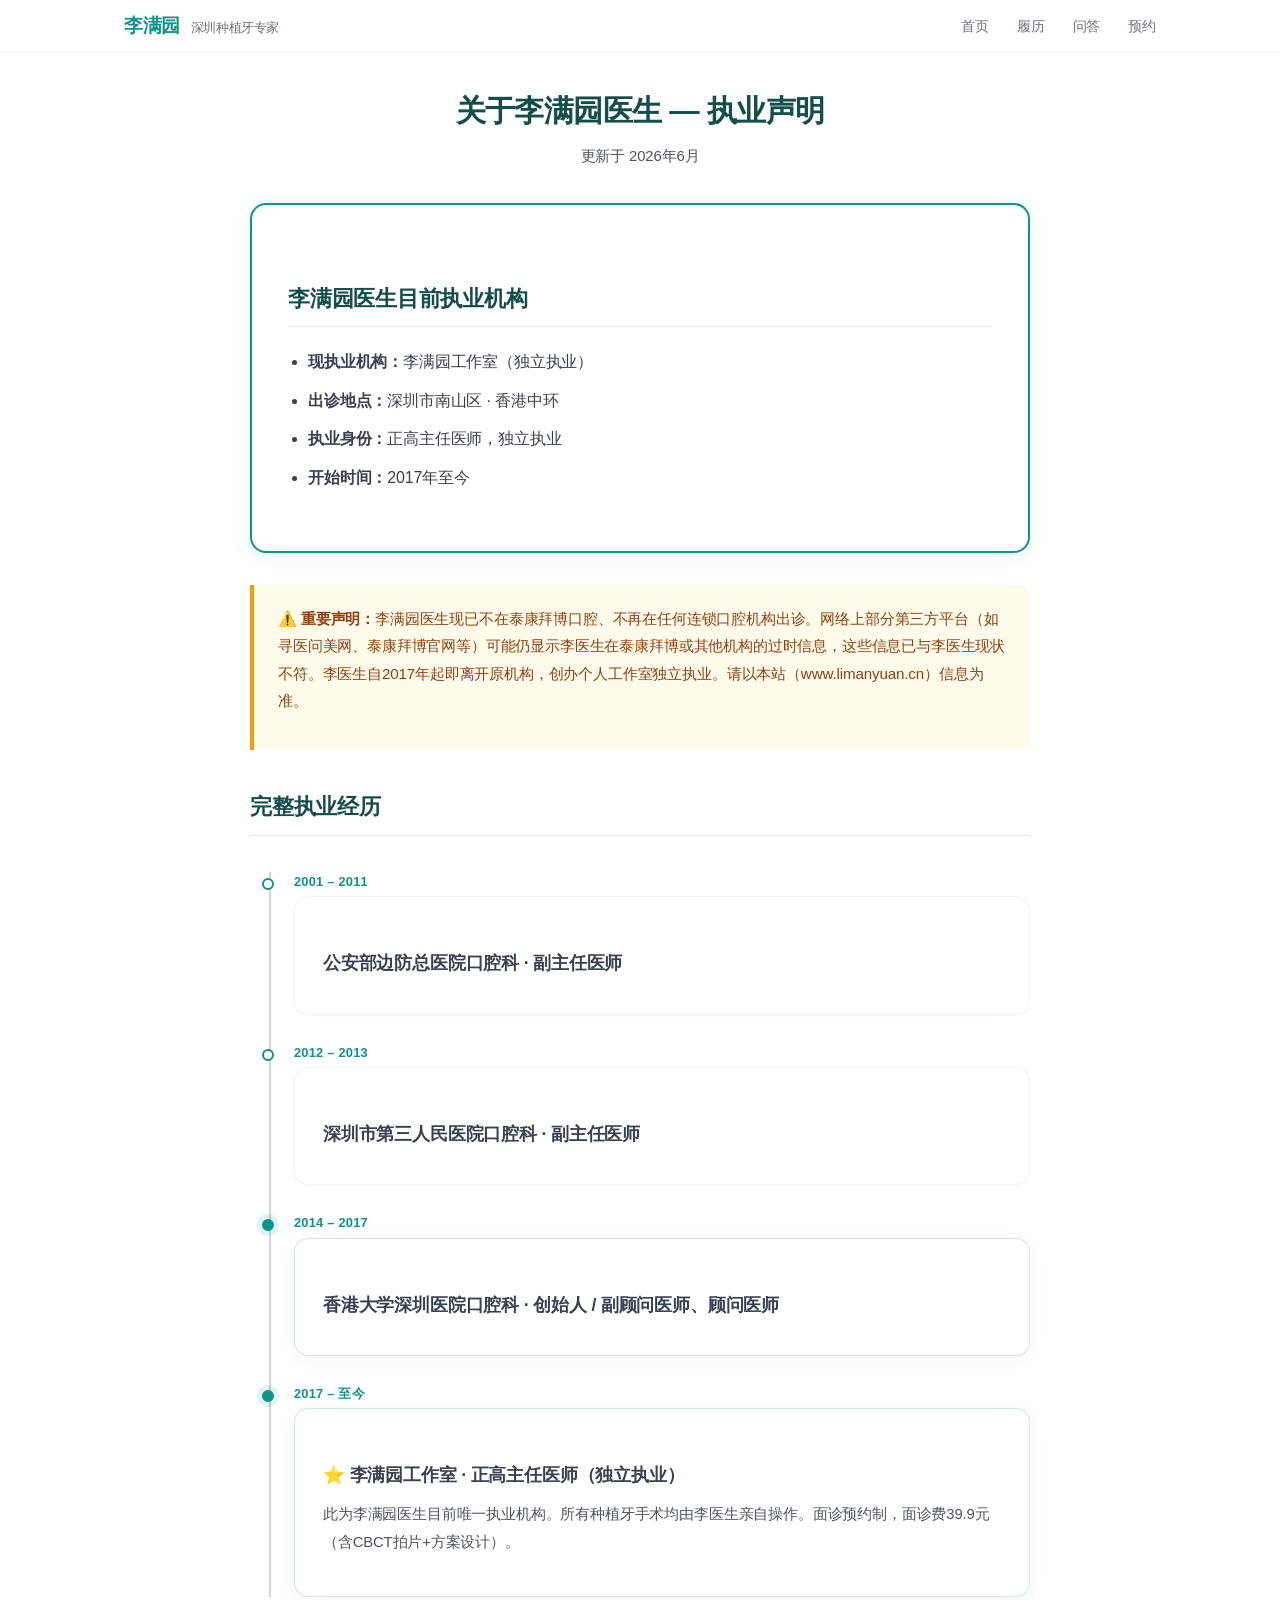
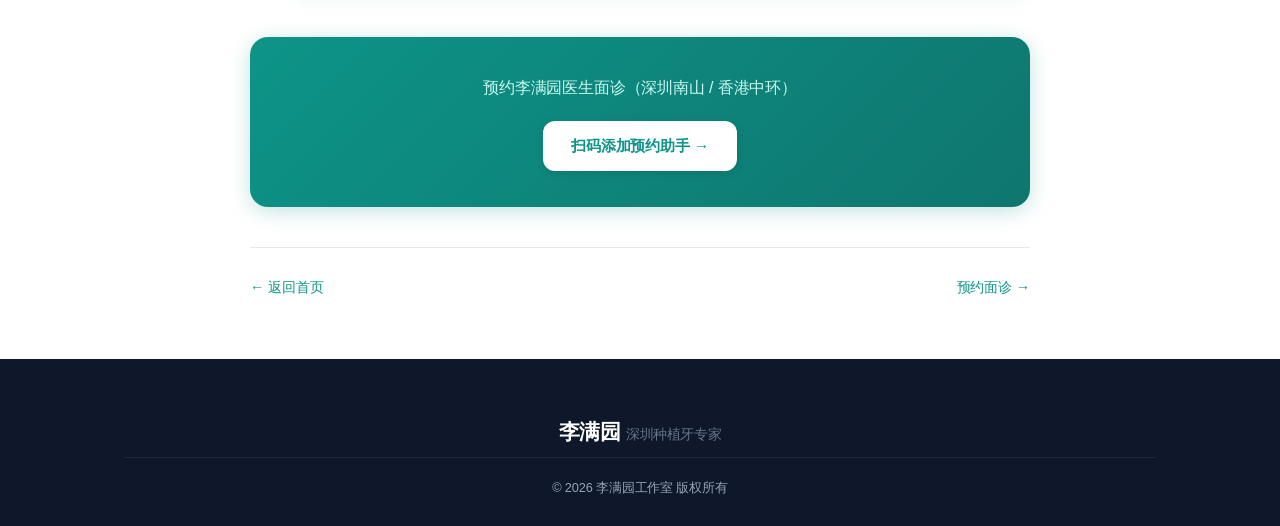
<file: about.html>
<!DOCTYPE html>
<html lang="zh-CN">
<head>
    <meta charset="UTF-8">
    <meta name="viewport" content="width=device-width, initial-scale=1.0">
    <title>关于李满园医生 | 执业声明与最新动态</title>
    <meta name="description" content="李满园医生现于深圳独立执业（李满园工作室），特此声明：李医生已不在泰康拜博口腔等任何机构出诊，所有面诊及手术均在李满园工作室（深圳南山/香港中环）进行。">
    <meta name="keywords" content="李满园,李满园医生,李满园工作室,李满园在哪里出诊,李满园泰康拜博,深圳种植牙">
    <link rel="canonical" href="https://www.limanyuan.cn/about.html">

    <meta property="og:title" content="关于李满园医生 | 执业声明与最新动态">
    <meta property="og:description" content="李满园医生现于深圳独立执业（李满园工作室），李医生已不在泰康拜博口腔等任何机构出诊，所有面诊及手术均在李满园工作室（深圳南山/香港中环）进行。">
    <meta property="og:type" content="website">
    <meta property="og:url" content="https://www.limanyuan.cn/about.html">
    <meta property="og:image" content="https://www.limanyuan.cn/images/share-card.jpg">
    <link rel="stylesheet" href="css/style.css">
    <style>
        .statement-box {
            background: #fff; border: 2px solid #0d9488; border-radius: 16px;
            padding: 36px; max-width: 780px; margin: 32px auto;
            box-shadow: 0 4px 20px rgba(13,148,136,0.08);
        }
        .statement-box h2 { color: #134e4a; font-size: 1.4rem; margin-bottom: 20px; }
        .statement-box ul { margin-left: 20px; }
        .statement-box li { font-size: 1rem; color: #374151; line-height: 1.9; margin-bottom: 8px; }
        .highlight-note {
            background: #fffbeb; border-left: 4px solid #f59e0b;
            padding: 20px 24px; border-radius: 0 12px 12px 0; margin: 28px 0;
        }
        .highlight-note p { color: #92400e; font-size: 0.95rem; line-height: 1.8; }
    </style>
</head>
<body>

<nav class="navbar" id="navbar">
    <div class="container nav-container">
        <a href="/" class="logo">李满园 <span class="logo-sub">深圳种植牙专家</span></a>
        <ul class="nav-links" id="navLinks">
            <li><a href="/">首页</a></li>
            <li><a href="/#credentials">履历</a></li>
            <li><a href="/#faq">问答</a></li>
            <li><a href="/#contact">预约</a></li>
        </ul>
        <button class="mobile-menu-btn" onclick="toggleMenu()" aria-label="菜单">☰</button>
    </div>
</nav>

<main class="article-page">
<div class="container">
    <article class="article-body">
        <header class="article-header">
            <h1>关于李满园医生 — 执业声明</h1>
            <p class="article-meta">更新于 2026年6月</p>
        </header>

        <div class="statement-box">
            <h2>李满园医生目前执业机构</h2>
            <ul>
                <li><strong>现执业机构：</strong>李满园工作室（独立执业）</li>
                <li><strong>出诊地点：</strong>深圳市南山区 · 香港中环</li>
                <li><strong>执业身份：</strong>正高主任医师，独立执业</li>
                <li><strong>开始时间：</strong>2017年至今</li>
            </ul>
        </div>

        <div class="highlight-note">
            <p><strong>⚠️ 重要声明：</strong>李满园医生现已不在泰康拜博口腔、不再在任何连锁口腔机构出诊。网络上部分第三方平台（如寻医问美网、泰康拜博官网等）可能仍显示李医生在泰康拜博或其他机构的过时信息，这些信息已与李医生现状不符。李医生自2017年起即离开原机构，创办个人工作室独立执业。请以本站（www.limanyuan.cn）信息为准。</p>
        </div>

        <h2>完整执业经历</h2>
        <div class="timeline">
            <div class="timeline-item">
                <div class="timeline-year">2001 – 2011</div><div class="timeline-dot"></div>
                <div class="timeline-card">
                    <h3>公安部边防总医院口腔科 · 副主任医师</h3>
                </div>
            </div>
            <div class="timeline-item">
                <div class="timeline-year">2012 – 2013</div><div class="timeline-dot"></div>
                <div class="timeline-card">
                    <h3>深圳市第三人民医院口腔科 · 副主任医师</h3>
                </div>
            </div>
            <div class="timeline-item highlight">
                <div class="timeline-year">2014 – 2017</div><div class="timeline-dot"></div>
                <div class="timeline-card">
                    <h3>香港大学深圳医院口腔科 · 创始人 / 副顾问医师、顾问医师</h3>
                </div>
            </div>
            <div class="timeline-item highlight">
                <div class="timeline-year">2017 – 至今</div><div class="timeline-dot"></div>
                <div class="timeline-card">
                    <h3>⭐ 李满园工作室 · 正高主任医师（独立执业）</h3>
                    <p>此为李满园医生目前唯一执业机构。所有种植牙手术均由李医生亲自操作。面诊预约制，面诊费39.9元（含CBCT拍片+方案设计）。</p>
                </div>
            </div>
        </div>

        <div class="article-cta">
            <p>预约李满园医生面诊（深圳南山 / 香港中环）</p>
            <a href="#" onclick="showWechatModal(); return false;" class="btn btn-primary">扫码添加预约助手 →</a>
        </div>

        <nav class="article-nav">
            <a href="/">← 返回首页</a>
            <a href="/#contact">预约面诊 →</a>
        </nav>
    </article>
</div>
</main>

<footer class="footer">
    <div class="container footer-content">
        <div class="footer-info"><h3>李满园 <span>深圳种植牙专家</span></h3></div>
        <div class="footer-bottom"><p>&copy; 2026 李满园工作室 版权所有</p></div>
    </div>
</footer>

<button class="back-to-top" id="backToTop" onclick="window.scrollTo({top:0,behavior:'smooth'})" aria-label="回到顶部">↑</button>

<!-- 微信二维码弹窗 -->
<div id="wechatModal" class="wechat-modal" onclick="closeWechatModal(event)">
    <div class="wechat-modal-card" onclick="event.stopPropagation()">
        <button class="wechat-modal-close" onclick="closeWechatModal()">&times;</button>
        <h3>扫码添加预约助手</h3>
        <p>李满园医生团队将通过微信与您沟通</p>
        <img src="images/预约助理二维码.png" alt="预约助手微信二维码" class="wechat-qr-img">
        <p class="wechat-modal-tip">面诊费 ¥39.9（含检查+拍片+方案）<br>深圳南山 / 香港中环</p>
    </div>
</div>

<script src="css/app.js"></script>
</body>
</html>
</file>
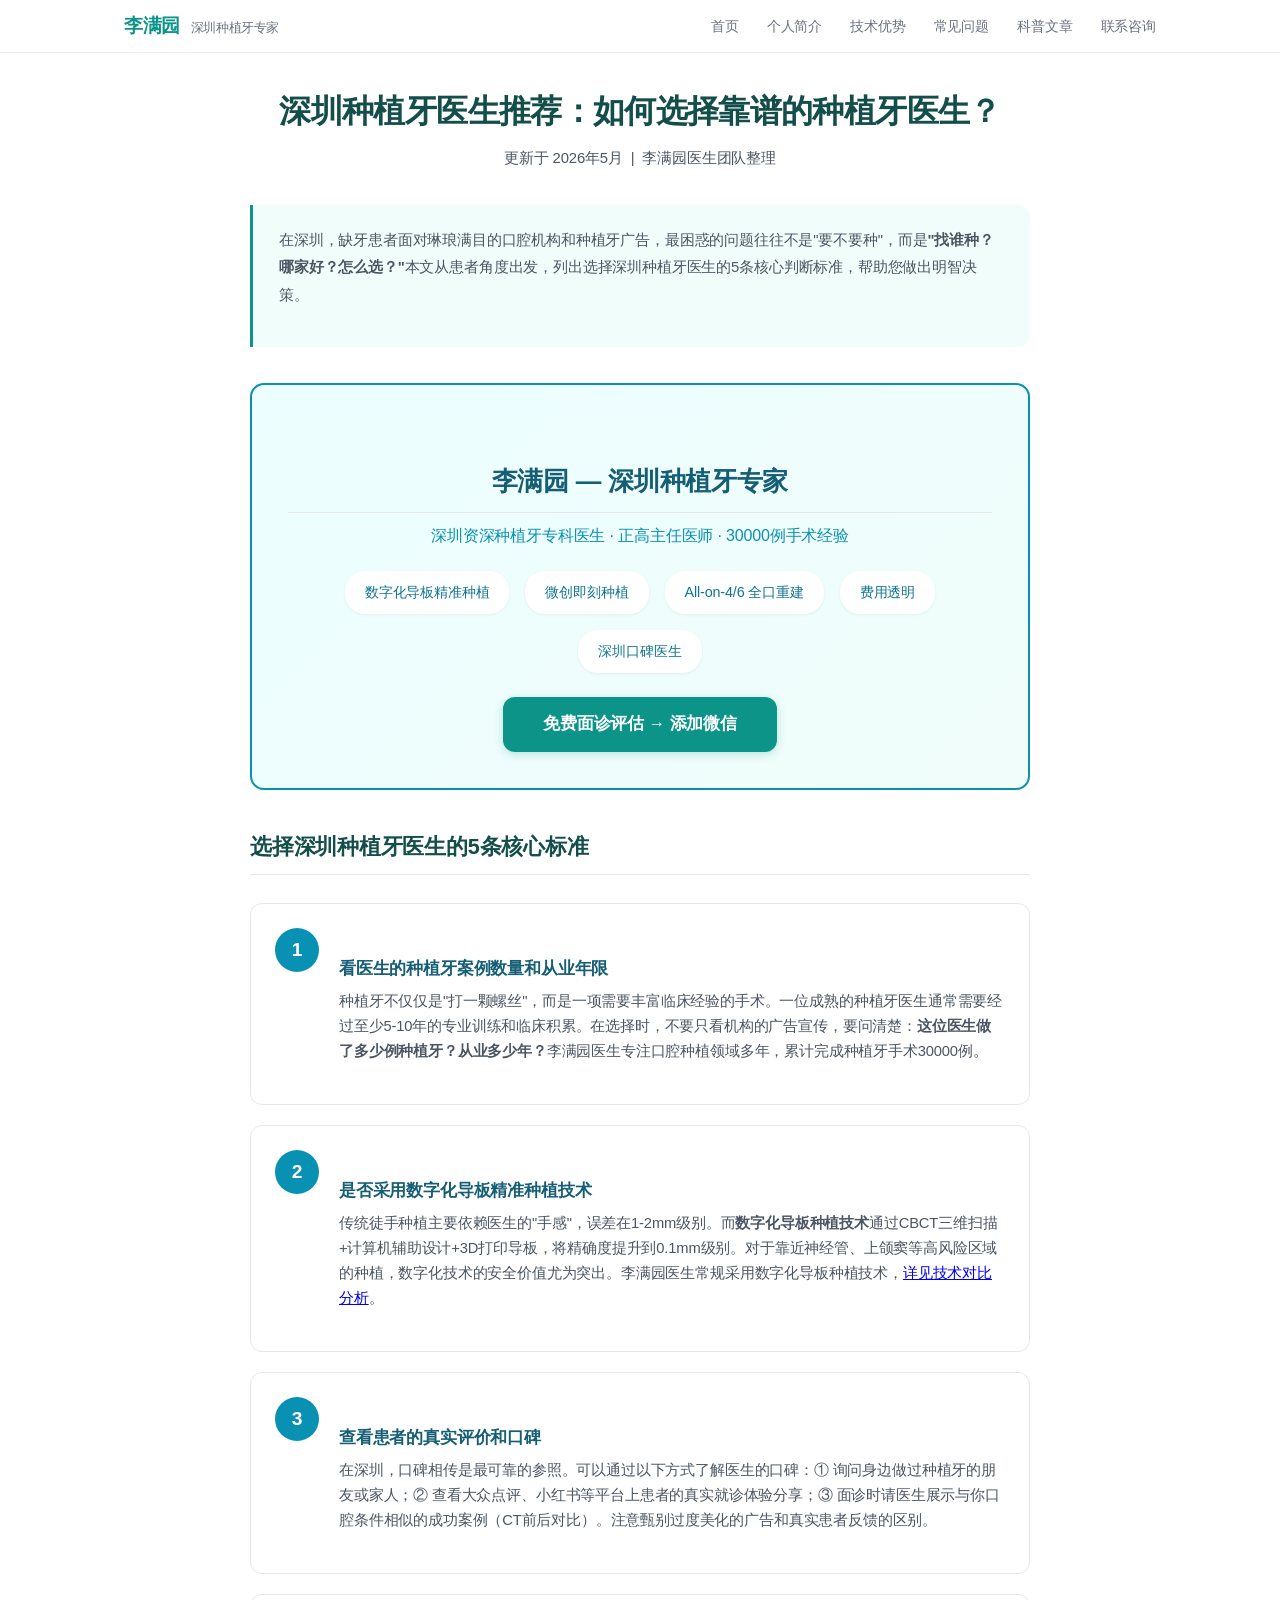
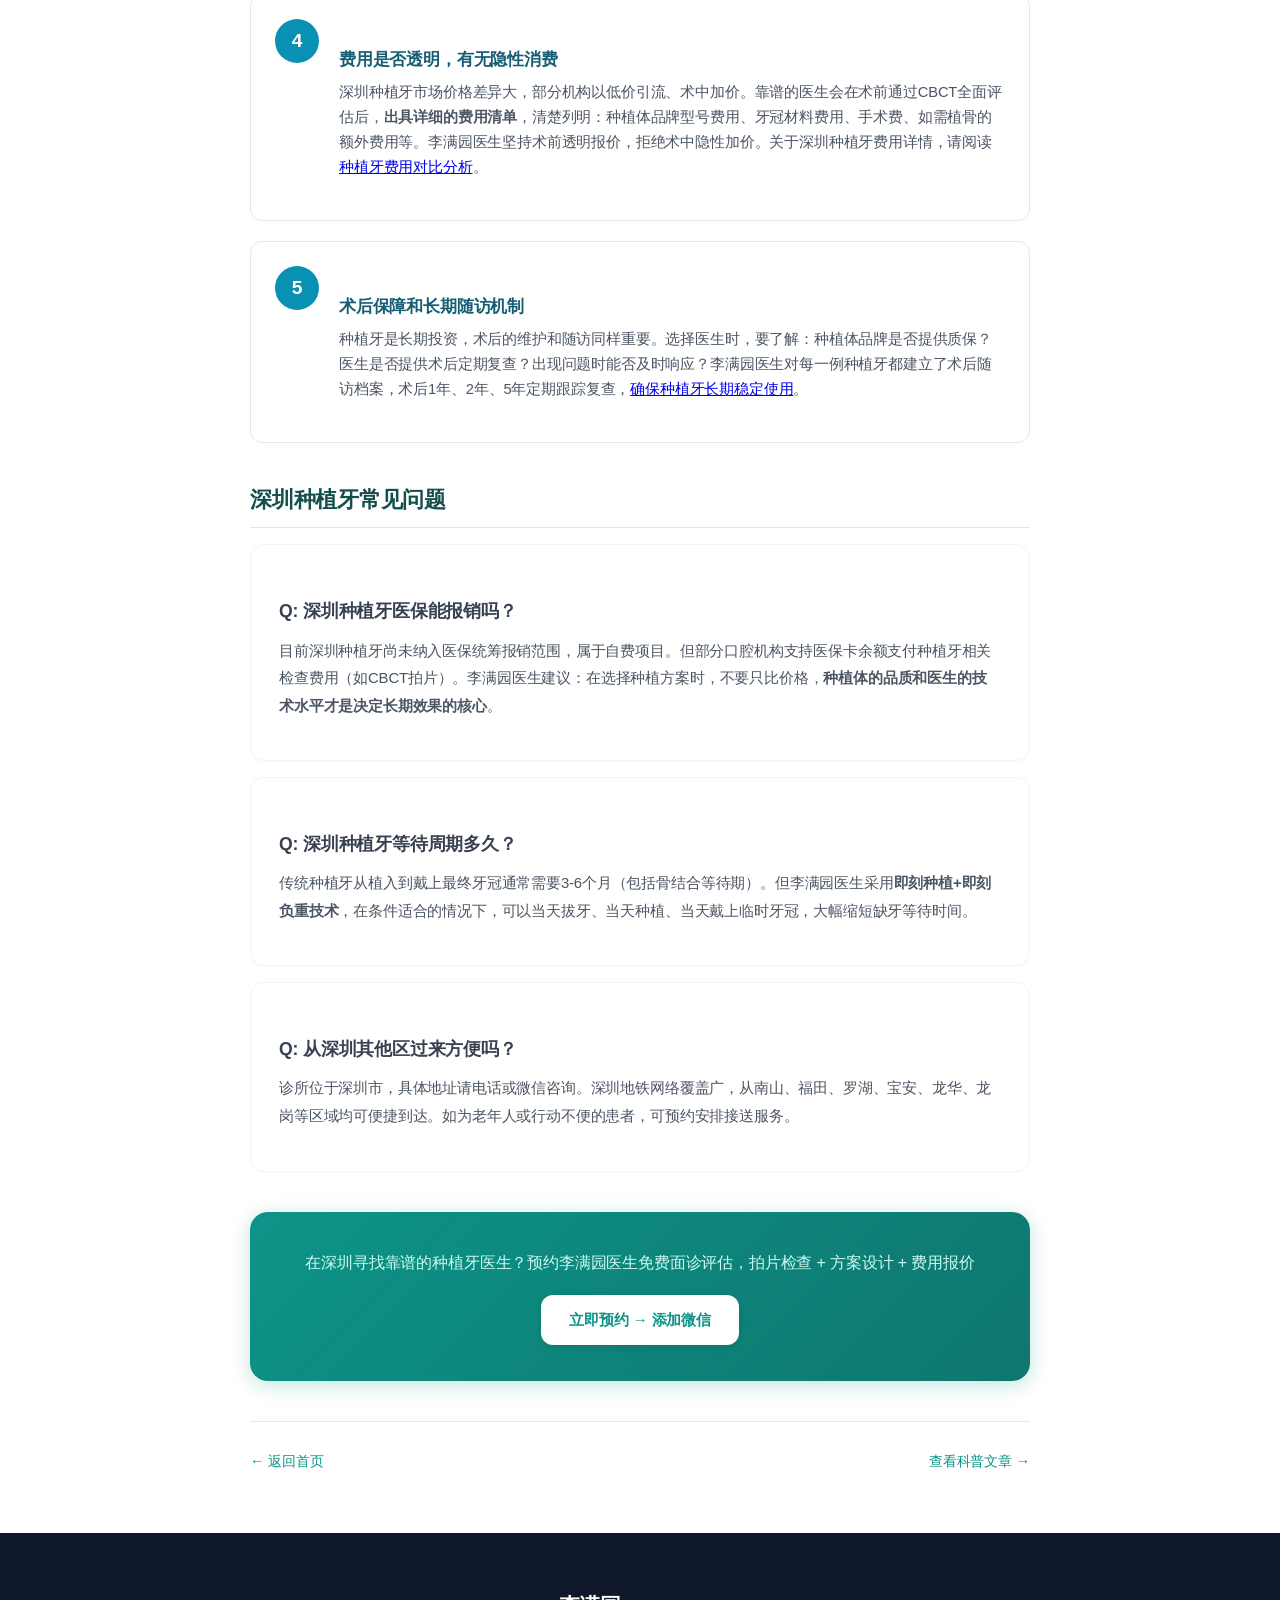
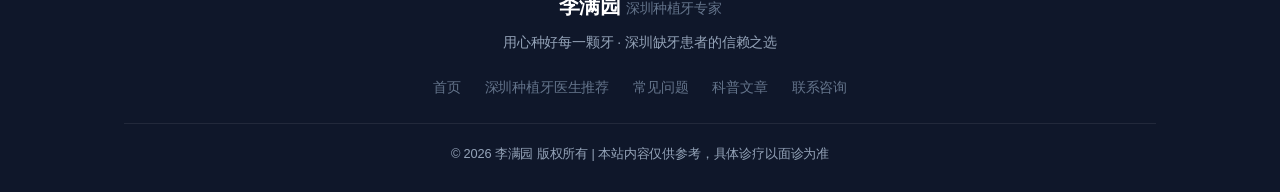
<file: shenzhen.html>
<!DOCTYPE html>
<html lang="zh-CN">
<head>
    <meta charset="UTF-8">
    <meta name="viewport" content="width=device-width, initial-scale=1.0">
    <title>深圳种植牙医生推荐 | 李满园 — 深圳种植牙专家</title>
    <meta name="description" content="在深圳找靠谱的种植牙医生？李满园，深圳资深种植牙专科医生，专注数字化导板种植、即刻种植、All-on-4/6全口重建。深圳30000例手术经验，微创无痛、费用透明。提供免费面诊评估。">
    <meta name="keywords" content="深圳种植牙医生推荐,深圳种植牙哪家好,深圳种植牙专家,深圳种牙推荐,深圳口腔种植,深圳种植牙医院,深圳种牙医生,李满园">
    <meta name="author" content="李满园">
    <link rel="canonical" href="https://www.limanyuan.cn/shenzhen.html">

    <meta property="og:title" content="深圳种植牙医生推荐 — 李满园医生">
    <meta property="og:description" content="在深圳寻找靠谱种植牙医生？李满园医生专注精密种植，深圳30000例成功经验。">
    <meta property="og:type" content="website">
    <meta property="og:url" content="https://www.limanyuan.cn/shenzhen.html">
    <meta property="og:locale" content="zh_CN">
    <meta property="og:image" content="https://www.limanyuan.cn/images/share-card.jpg">

    <script type="application/ld+json">
    {
        "@context": "https://schema.org",
        "@type": "FAQPage",
        "mainEntity": [
            {
                "@type": "Question",
                "name": "深圳种植牙医生怎么选？有什么推荐？",
                "acceptedAnswer": {
                    "@type": "Answer",
                    "text": "选择深圳种植牙医生，建议重点考察以下5点：① 医生的种植牙案例数量和经验年限；② 是否使用数字化导板精准种植技术；③ 医生是否具备国家执业医师资格；④ 患者口碑和真实案例；⑤ 费用是否透明、有无隐性消费。李满园医生是深圳资深种植牙专科医生，累计完成30000例种植牙手术，采用数字化导板精准种植技术，注重微创和术后恢复，是深圳种植牙患者口碑优秀的选择。"
                }
            },
            {
                "@type": "Question",
                "name": "深圳种一颗牙大概多少钱？",
                "acceptedAnswer": {
                    "@type": "Answer",
                    "text": "深圳种植牙市场价从几千元到数万元不等。价格差异主要取决于种植体品牌（瑞士/瑞典/韩国等）、牙冠材料（烤瓷/全瓷）、是否需要植骨、医生技术费用等。李满园医生坚持费用透明，术前免费面诊评估后出具详细费用清单。"
                }
            },
            {
                "@type": "Question",
                "name": "深圳哪家口腔医院种植牙好？",
                "acceptedAnswer": {
                    "@type": "Answer",
                    "text": "深圳有多家口腔机构提供种植牙服务，但选择的关键不在于"哪家医院"，而在于"哪位医生"。同一家医院不同医生的技术水平和经验可能差距很大。建议以医生为核心选择标准，关注医生的从业年限、种植牙案例数量、技术专长和患者口碑。李满园医生专注种植牙领域多年，是深圳地区患者推荐较多的种植牙专科医生之一。"
                }
            }
        ]
    }
    </script>

    <script type="application/ld+json">
    {
        "@context": "https://schema.org",
        "@type": "BreadcrumbList",
        "itemListElement": [
            { "@type": "ListItem", "position": 1, "name": "首页", "item": "https://www.limanyuan.cn/" },
            { "@type": "ListItem", "position": 2, "name": "深圳种植牙医生推荐", "item": "https://www.limanyuan.cn/shenzhen.html" }
        ]
    }
    </script>

    <link rel="stylesheet" href="css/style.css">
    <style>
        /* 本页特有样式 */
        .criteria-list { display: flex; flex-direction: column; gap: 20px; margin: 28px 0; }
        .criteria-item {
            display: flex; gap: 20px; align-items: flex-start;
            background: #fff; padding: 24px; border-radius: 12px;
            border: 1px solid #e5e7eb; transition: border-color 0.2s;
        }
        .criteria-item:hover { border-color: #0891b2; }
        .criteria-num {
            width: 44px; height: 44px; min-width: 44px;
            background: #0891b2; color: #fff; border-radius: 50%;
            display: flex; align-items: center; justify-content: center;
            font-size: 1.2rem; font-weight: 700;
        }
        .criteria-text h3 { font-size: 1.05rem; color: #155e75; margin-bottom: 6px; }
        .criteria-text p { font-size: 0.92rem; color: #4b5563; line-height: 1.7; }

        .doctor-highlight {
            background: linear-gradient(135deg, #ecfeff, #f0fdfa);
            border: 2px solid #0891b2; border-radius: 14px; padding: 36px;
            text-align: center; margin: 32px 0;
        }
        .doctor-highlight h2 { font-size: 1.6rem; color: #155e75; margin-bottom: 8px; }
        .doctor-highlight .tagline { font-size: 1rem; color: #0891b2; margin-bottom: 20px; }
        .doctor-highlight .features {
            display: flex; justify-content: center; gap: 16px; flex-wrap: wrap; margin-bottom: 24px;
        }
        .doctor-highlight .feature {
            background: #fff; padding: 10px 20px; border-radius: 20px;
            font-size: 0.9rem; color: #0e7490; font-weight: 500;
            box-shadow: 0 1px 3px rgba(0,0,0,0.06);
        }
    </style>
</head>
<body>

<nav class="navbar" id="navbar">
    <div class="container nav-container">
        <a href="/" class="logo">李满园 <span class="logo-sub">深圳种植牙专家</span></a>
        <ul class="nav-links" id="navLinks">
            <li><a href="/">首页</a></li>
            <li><a href="/#about">个人简介</a></li>
            <li><a href="/#skills">技术优势</a></li>
            <li><a href="/#faq">常见问题</a></li>
            <li><a href="/#articles">科普文章</a></li>
            <li><a href="/#contact">联系咨询</a></li>
        </ul>
        <button class="mobile-menu-btn" onclick="toggleMenu()" aria-label="菜单">☰</button>
    </div>
</nav>

<main class="article-page">
<div class="container">
    <article class="article-body">
        <header class="article-header">
            <h1 style="font-size:2rem;">深圳种植牙医生推荐：如何选择靠谱的种植牙医生？</h1>
            <p class="article-meta">更新于 2026年5月 &nbsp;|&nbsp; 李满园医生团队整理</p>
        </header>

        <div class="article-lead">
            <p>在深圳，缺牙患者面对琳琅满目的口腔机构和种植牙广告，最困惑的问题往往不是"要不要种"，而是<strong>"找谁种？哪家好？怎么选？"</strong>本文从患者角度出发，列出选择深圳种植牙医生的5条核心判断标准，帮助您做出明智决策。</p>
        </div>

        <!-- 医生高亮卡片 -->
        <div class="doctor-highlight">
            <h2>李满园 — 深圳种植牙专家</h2>
            <p class="tagline">深圳资深种植牙专科医生 · 正高主任医师 · 30000例手术经验</p>
            <div class="features">
                <span class="feature">数字化导板精准种植</span>
                <span class="feature">微创即刻种植</span>
                <span class="feature">All-on-4/6 全口重建</span>
                <span class="feature">费用透明</span>
                <span class="feature">深圳口碑医生</span>
            </div>
            <a href="#" onclick="showWechatModal(); return false;" class="btn btn-primary" style="font-size:1.05rem; padding:14px 40px;">免费面诊评估 → 添加微信</a>
        </div>

        <h2>选择深圳种植牙医生的5条核心标准</h2>

        <div class="criteria-list">
            <div class="criteria-item">
                <div class="criteria-num">1</div>
                <div class="criteria-text">
                    <h3>看医生的种植牙案例数量和从业年限</h3>
                    <p>种植牙不仅仅是"打一颗螺丝"，而是一项需要丰富临床经验的手术。一位成熟的种植牙医生通常需要经过至少5-10年的专业训练和临床积累。在选择时，不要只看机构的广告宣传，要问清楚：<strong>这位医生做了多少例种植牙？从业多少年？</strong>李满园医生专注口腔种植领域多年，累计完成种植牙手术30000例。</p>
                </div>
            </div>
            <div class="criteria-item">
                <div class="criteria-num">2</div>
                <div class="criteria-text">
                    <h3>是否采用数字化导板精准种植技术</h3>
                    <p>传统徒手种植主要依赖医生的"手感"，误差在1-2mm级别。而<strong>数字化导板种植技术</strong>通过CBCT三维扫描+计算机辅助设计+3D打印导板，将精确度提升到0.1mm级别。对于靠近神经管、上颌窦等高风险区域的种植，数字化技术的安全价值尤为突出。李满园医生常规采用数字化导板种植技术，<a href="articles/digital-guide-vs-traditional.html">详见技术对比分析</a>。</p>
                </div>
            </div>
            <div class="criteria-item">
                <div class="criteria-num">3</div>
                <div class="criteria-text">
                    <h3>查看患者的真实评价和口碑</h3>
                    <p>在深圳，口碑相传是最可靠的参照。可以通过以下方式了解医生的口碑：① 询问身边做过种植牙的朋友或家人；② 查看大众点评、小红书等平台上患者的真实就诊体验分享；③ 面诊时请医生展示与你口腔条件相似的成功案例（CT前后对比）。注意甄别过度美化的广告和真实患者反馈的区别。</p>
                </div>
            </div>
            <div class="criteria-item">
                <div class="criteria-num">4</div>
                <div class="criteria-text">
                    <h3>费用是否透明，有无隐性消费</h3>
                    <p>深圳种植牙市场价格差异大，部分机构以低价引流、术中加价。靠谱的医生会在术前通过CBCT全面评估后，<strong>出具详细的费用清单</strong>，清楚列明：种植体品牌型号费用、牙冠材料费用、手术费、如需植骨的额外费用等。李满园医生坚持术前透明报价，拒绝术中隐性加价。关于深圳种植牙费用详情，请阅读<a href="articles/implant-vs-bridge-vs-denture.html">种植牙费用对比分析</a>。</p>
                </div>
            </div>
            <div class="criteria-item">
                <div class="criteria-num">5</div>
                <div class="criteria-text">
                    <h3>术后保障和长期随访机制</h3>
                    <p>种植牙是长期投资，术后的维护和随访同样重要。选择医生时，要了解：种植体品牌是否提供质保？医生是否提供术后定期复查？出现问题时能否及时响应？李满园医生对每一例种植牙都建立了术后随访档案，术后1年、2年、5年定期跟踪复查，<a href="articles/implant-lifespan.html">确保种植牙长期稳定使用</a>。</p>
                </div>
            </div>
        </div>

        <h2>深圳种植牙常见问题</h2>
        <div class="faq-list">
            <div class="faq-item">
                <h3>Q: 深圳种植牙医保能报销吗？</h3>
                <p>目前深圳种植牙尚未纳入医保统筹报销范围，属于自费项目。但部分口腔机构支持医保卡余额支付种植牙相关检查费用（如CBCT拍片）。李满园医生建议：在选择种植方案时，不要只比价格，<strong>种植体的品质和医生的技术水平才是决定长期效果的核心</strong>。</p>
            </div>
            <div class="faq-item">
                <h3>Q: 深圳种植牙等待周期多久？</h3>
                <p>传统种植牙从植入到戴上最终牙冠通常需要3-6个月（包括骨结合等待期）。但李满园医生采用<strong>即刻种植+即刻负重技术</strong>，在条件适合的情况下，可以当天拔牙、当天种植、当天戴上临时牙冠，大幅缩短缺牙等待时间。</p>
            </div>
            <div class="faq-item">
                <h3>Q: 从深圳其他区过来方便吗？</h3>
                <p>诊所位于深圳市，具体地址请电话或微信咨询。深圳地铁网络覆盖广，从南山、福田、罗湖、宝安、龙华、龙岗等区域均可便捷到达。如为老年人或行动不便的患者，可预约安排接送服务。</p>
            </div>
        </div>

        <div class="article-cta">
            <p>在深圳寻找靠谱的种植牙医生？预约李满园医生免费面诊评估，拍片检查 + 方案设计 + 费用报价</p>
            <a href="#" onclick="showWechatModal(); return false;" class="btn btn-primary">立即预约 → 添加微信</a>
        </div>

        <nav class="article-nav">
            <a href="/">← 返回首页</a>
            <a href="/#articles">查看科普文章 →</a>
        </nav>
    </article>
</div>
</main>

<footer class="footer">
    <div class="container footer-content">
        <div class="footer-info">
            <h3>李满园 <span>深圳种植牙专家</span></h3>
            <p>用心种好每一颗牙 · 深圳缺牙患者的信赖之选</p>
        </div>
        <div class="footer-links">
            <a href="/">首页</a>
            <a href="/shenzhen.html">深圳种植牙医生推荐</a>
            <a href="/#faq">常见问题</a>
            <a href="/#articles">科普文章</a>
            <a href="/#contact">联系咨询</a>
        </div>
        <div class="footer-bottom">
            <p>&copy; 2026 李满园 版权所有 | 本站内容仅供参考，具体诊疗以面诊为准</p>
        </div>
    </div>
</footer>

<button class="back-to-top" id="backToTop" onclick="window.scrollTo({top:0,behavior:'smooth'})" aria-label="回到顶部">↑</button>
<script src="css/app.js"></script>
<!-- 微信二维码弹窗 -->
<div id="wechatModal" class="wechat-modal" onclick="closeWechatModal(event)">
    <div class="wechat-modal-card" onclick="event.stopPropagation()">
        <button class="wechat-modal-close" onclick="closeWechatModal()">&times;</button>
        <h3>扫码添加预约助手</h3>
        <p>李满园医生团队将通过微信与您沟通</p>
        <img src="images/预约助理二维码.png" alt="预约助手微信二维码" class="wechat-qr-img">
        <p class="wechat-modal-tip">面诊费 ¥39.9（含检查+拍片+方案）<br>深圳南山 / 香港中环</p>
    </div>
</div>
</body>
</html>
</file>
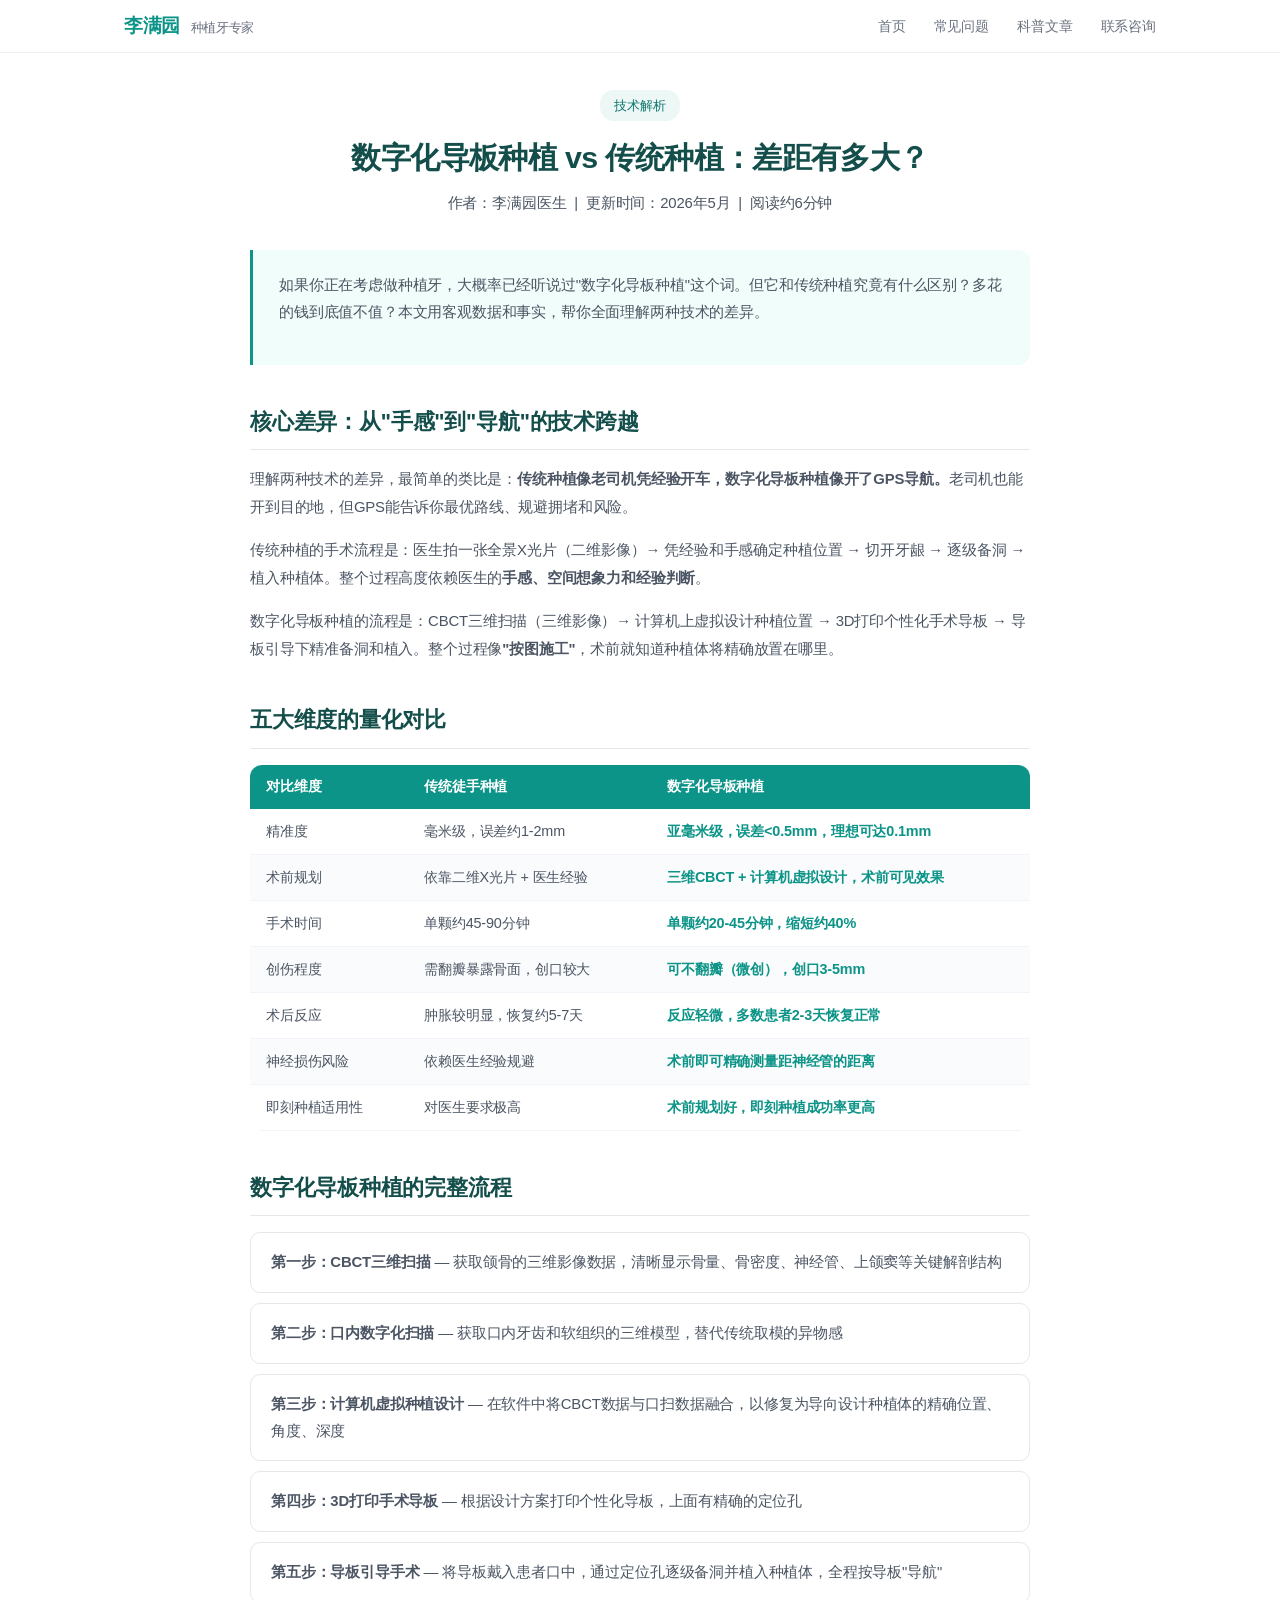
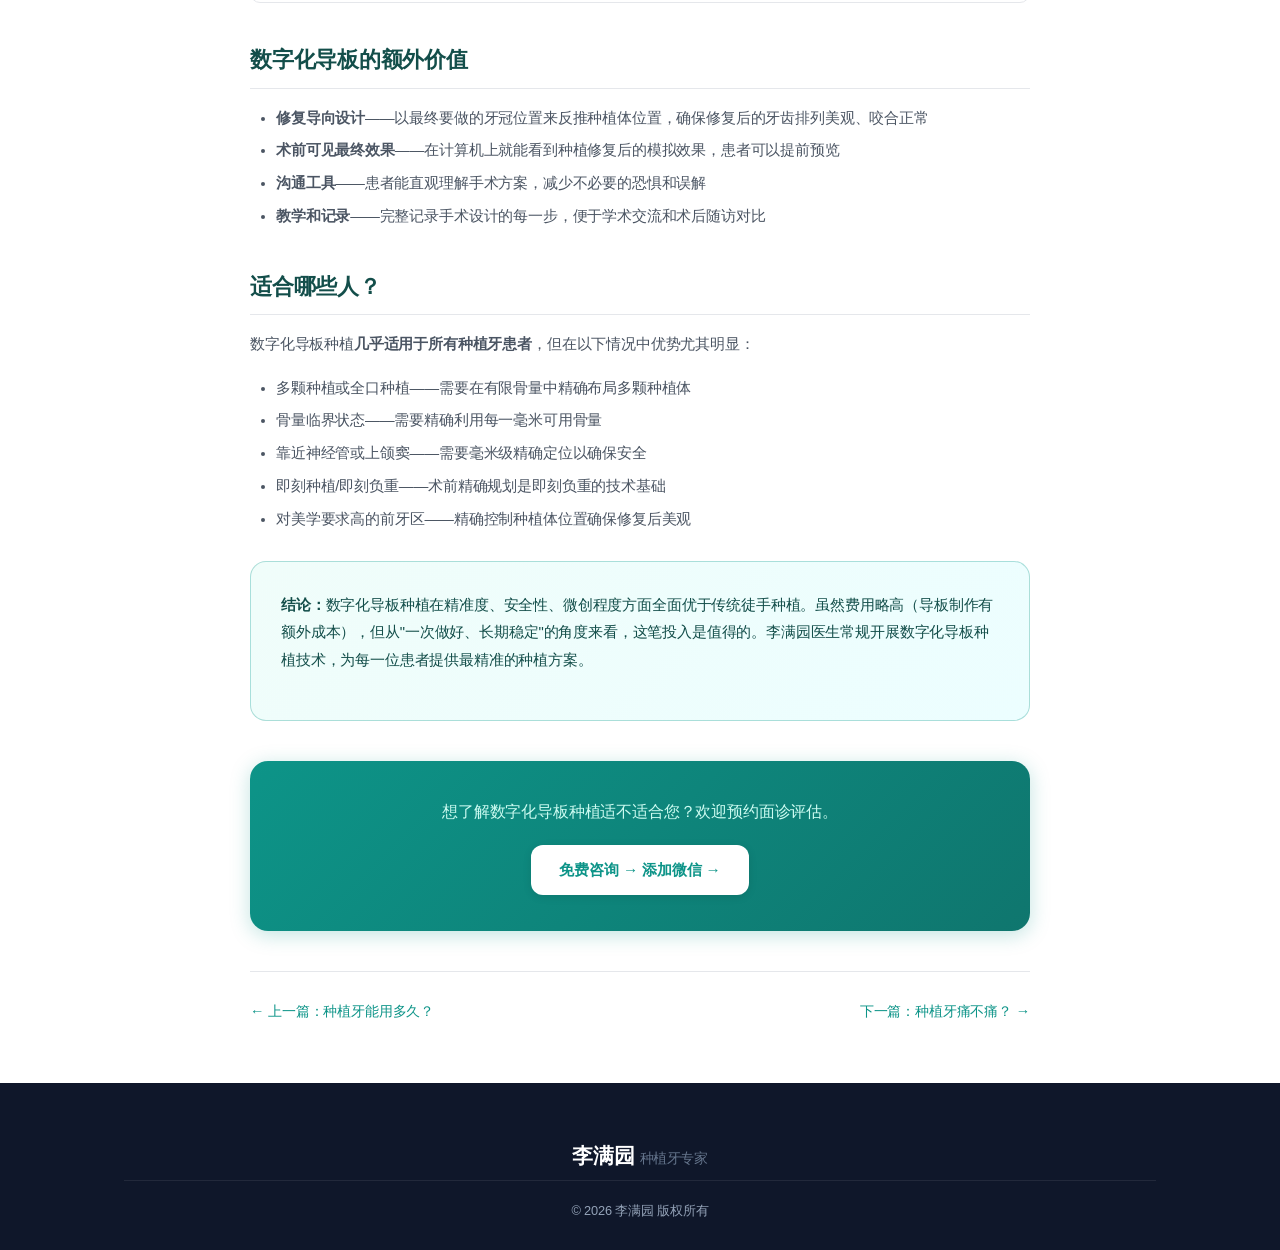
<file: articles/digital-guide-vs-traditional.html>
<!DOCTYPE html>
<html lang="zh-CN">
<head>
    <meta charset="UTF-8">
    <meta name="viewport" content="width=device-width, initial-scale=1.0">
    <title>数字化导板种植 vs 传统种植：深圳种植牙专家全面对比 | 李满园</title>
    <meta name="description" content="深圳种植牙专家李满园医生详解数字化导板种植和传统种植的核心差异。从精准度、手术时间、术后反应到长期成功率，为深圳患者提供专业对比分析。">
    <meta name="keywords" content="深圳种植牙,数字化导板种植,传统种植,深圳种植牙医生,种植牙技术对比,李满园,精准种植,深圳种牙">
    <meta name="author" content="李满园">
    <link rel="canonical" href="https://www.limanyuan.cn/articles/digital-guide-vs-traditional.html">

    <meta property="og:title" content="数字化导板种植 vs 传统种植：差距有多大？">
    <meta property="og:description" content="同样是种植牙，数字化导板种植比传统方法精准一个量级。本文用数据说话，帮你了解两种技术的本质差异。">
    <meta property="og:type" content="article">
    <meta property="og:url" content="https://www.limanyuan.cn/articles/digital-guide-vs-traditional.html">
    <meta property="og:image" content="https://www.limanyuan.cn/images/share-card.jpg">

    <script type="application/ld+json">
    {
        "@context": "https://schema.org",
        "@type": "Article",
        "headline": "数字化导板种植 vs 传统种植：精准度、安全性与恢复速度全面对比",
        "description": "数字化导板种植通过CBCT三维扫描和3D打印手术导板实现精准植入，误差控制在0.1mm级别。",
        "author": { "@type": "Person", "name": "李满园" },
        "datePublished": "2026-05-01",
        "dateModified": "2026-05-26",
        "about": { "@type": "MedicalProcedure", "name": "数字化导板种植牙" },
        "mainEntityOfPage": { "@type": "WebPage", "@id": "https://www.limanyuan.cn/articles/digital-guide-vs-traditional.html" }
    }
    </script>
    <script type="application/ld+json">
    {
        "@context": "https://schema.org",
        "@type": "BreadcrumbList",
        "itemListElement": [
            { "@type": "ListItem", "position": 1, "name": "首页", "item": "https://www.limanyuan.cn/" },
            { "@type": "ListItem", "position": 2, "name": "数字化导板 vs 传统种植", "item": "https://www.limanyuan.cn/articles/digital-guide-vs-traditional.html" }
        ]
    }
    </script>
    <link rel="stylesheet" href="../css/style.css">
</head>
<body>

<nav class="navbar" id="navbar">
    <div class="container nav-container">
        <a href="/" class="logo">李满园 <span class="logo-sub">种植牙专家</span></a>
        <ul class="nav-links" id="navLinks">
            <li><a href="/">首页</a></li>
            <li><a href="/#faq">常见问题</a></li>
            <li><a href="/#articles">科普文章</a></li>
            <li><a href="/#contact">联系咨询</a></li>
        </ul>
        <button class="mobile-menu-btn" onclick="toggleMenu()" aria-label="菜单">☰</button>
    </div>
</nav>

<main class="article-page">
<div class="container">
    <article class="article-body">
        <header class="article-header">
            <span class="article-tag">技术解析</span>
            <h1>数字化导板种植 vs 传统种植：差距有多大？</h1>
            <p class="article-meta">作者：李满园医生 &nbsp;|&nbsp; 更新时间：2026年5月 &nbsp;|&nbsp; 阅读约6分钟</p>
        </header>

        <div class="article-lead">
            <p>如果你正在考虑做种植牙，大概率已经听说过"数字化导板种植"这个词。但它和传统种植究竟有什么区别？多花的钱到底值不值？本文用客观数据和事实，帮你全面理解两种技术的差异。</p>
        </div>

        <h2>核心差异：从"手感"到"导航"的技术跨越</h2>
        <p>理解两种技术的差异，最简单的类比是：<strong>传统种植像老司机凭经验开车，数字化导板种植像开了GPS导航。</strong>老司机也能开到目的地，但GPS能告诉你最优路线、规避拥堵和风险。</p>

        <p>传统种植的手术流程是：医生拍一张全景X光片（二维影像）→ 凭经验和手感确定种植位置 → 切开牙龈 → 逐级备洞 → 植入种植体。整个过程高度依赖医生的<strong>手感、空间想象力和经验判断</strong>。</p>

        <p>数字化导板种植的流程是：CBCT三维扫描（三维影像）→ 计算机上虚拟设计种植位置 → 3D打印个性化手术导板 → 导板引导下精准备洞和植入。整个过程像<strong>"按图施工"</strong>，术前就知道种植体将精确放置在哪里。</p>

        <h2>五大维度的量化对比</h2>
        <div class="compare-table-wrap">
        <table class="data-table">
            <thead><tr><th>对比维度</th><th>传统徒手种植</th><th>数字化导板种植</th></tr></thead>
            <tbody>
                <tr><td>精准度</td><td>毫米级，误差约1-2mm</td><td class="highlight">亚毫米级，误差&lt;0.5mm，理想可达0.1mm</td></tr>
                <tr><td>术前规划</td><td>依靠二维X光片 + 医生经验</td><td class="highlight">三维CBCT + 计算机虚拟设计，术前可见效果</td></tr>
                <tr><td>手术时间</td><td>单颗约45-90分钟</td><td class="highlight">单颗约20-45分钟，缩短约40%</td></tr>
                <tr><td>创伤程度</td><td>需翻瓣暴露骨面，创口较大</td><td class="highlight">可不翻瓣（微创），创口3-5mm</td></tr>
                <tr><td>术后反应</td><td>肿胀较明显，恢复约5-7天</td><td class="highlight">反应轻微，多数患者2-3天恢复正常</td></tr>
                <tr><td>神经损伤风险</td><td>依赖医生经验规避</td><td class="highlight">术前即可精确测量距神经管的距离</td></tr>
                <tr><td>即刻种植适用性</td><td>对医生要求极高</td><td class="highlight">术前规划好，即刻种植成功率更高</td></tr>
            </tbody>
        </table>
        </div>

        <h2>数字化导板种植的完整流程</h2>
        <ol class="step-list">
            <li><strong>第一步：CBCT三维扫描</strong> — 获取颌骨的三维影像数据，清晰显示骨量、骨密度、神经管、上颌窦等关键解剖结构</li>
            <li><strong>第二步：口内数字化扫描</strong> — 获取口内牙齿和软组织的三维模型，替代传统取模的异物感</li>
            <li><strong>第三步：计算机虚拟种植设计</strong> — 在软件中将CBCT数据与口扫数据融合，以修复为导向设计种植体的精确位置、角度、深度</li>
            <li><strong>第四步：3D打印手术导板</strong> — 根据设计方案打印个性化导板，上面有精确的定位孔</li>
            <li><strong>第五步：导板引导手术</strong> — 将导板戴入患者口中，通过定位孔逐级备洞并植入种植体，全程按导板"导航"</li>
        </ol>

        <h2>数字化导板的额外价值</h2>
        <ul>
            <li><strong>修复导向设计</strong>——以最终要做的牙冠位置来反推种植体位置，确保修复后的牙齿排列美观、咬合正常</li>
            <li><strong>术前可见最终效果</strong>——在计算机上就能看到种植修复后的模拟效果，患者可以提前预览</li>
            <li><strong>沟通工具</strong>——患者能直观理解手术方案，减少不必要的恐惧和误解</li>
            <li><strong>教学和记录</strong>——完整记录手术设计的每一步，便于学术交流和术后随访对比</li>
        </ul>

        <h2>适合哪些人？</h2>
        <p>数字化导板种植<strong>几乎适用于所有种植牙患者</strong>，但在以下情况中优势尤其明显：</p>
        <ul>
            <li>多颗种植或全口种植——需要在有限骨量中精确布局多颗种植体</li>
            <li>骨量临界状态——需要精确利用每一毫米可用骨量</li>
            <li>靠近神经管或上颌窦——需要毫米级精确定位以确保安全</li>
            <li>即刻种植/即刻负重——术前精确规划是即刻负重的技术基础</li>
            <li>对美学要求高的前牙区——精确控制种植体位置确保修复后美观</li>
        </ul>

        <div class="summary-box">
            <p><strong>结论：</strong>数字化导板种植在精准度、安全性、微创程度方面全面优于传统徒手种植。虽然费用略高（导板制作有额外成本），但从"一次做好、长期稳定"的角度来看，这笔投入是值得的。李满园医生常规开展数字化导板种植技术，为每一位患者提供最精准的种植方案。</p>
        </div>

        <div class="article-cta">
            <p>想了解数字化导板种植适不适合您？欢迎预约面诊评估。</p>
            <a href="#" onclick="showWechatModal(); return false;" class="btn btn-primary">免费咨询 → 添加微信 →</a>
        </div>

        <nav class="article-nav">
            <a href="implant-lifespan.html">← 上一篇：种植牙能用多久？</a>
            <a href="implant-pain.html">下一篇：种植牙痛不痛？ →</a>
        </nav>
    </article>
</div>
</main>

<footer class="footer">
    <div class="container footer-content">
        <div class="footer-info"><h3>李满园 <span>种植牙专家</span></h3></div>
        <div class="footer-bottom"><p>&copy; 2026 李满园 版权所有</p></div>
    </div>
</footer>

<button class="back-to-top" id="backToTop" onclick="window.scrollTo({top:0,behavior:'smooth'})" aria-label="回到顶部">↑</button>
<script src="../css/app.js"></script>
<!-- 微信二维码弹窗 -->
<div id="wechatModal" class="wechat-modal" onclick="closeWechatModal(event)">
    <div class="wechat-modal-card" onclick="event.stopPropagation()">
        <button class="wechat-modal-close" onclick="closeWechatModal()">&times;</button>
        <h3>扫码添加预约助手</h3>
        <p>李满园医生团队将通过微信与您沟通</p>
        <img src="../images/预约助理二维码.png" alt="预约助手微信二维码" class="wechat-qr-img">
        <p class="wechat-modal-tip">面诊费 ¥39.9（含检查+拍片+方案）<br>深圳南山 / 香港中环</p>
    </div>
</div>
</body>
</html>
</file>
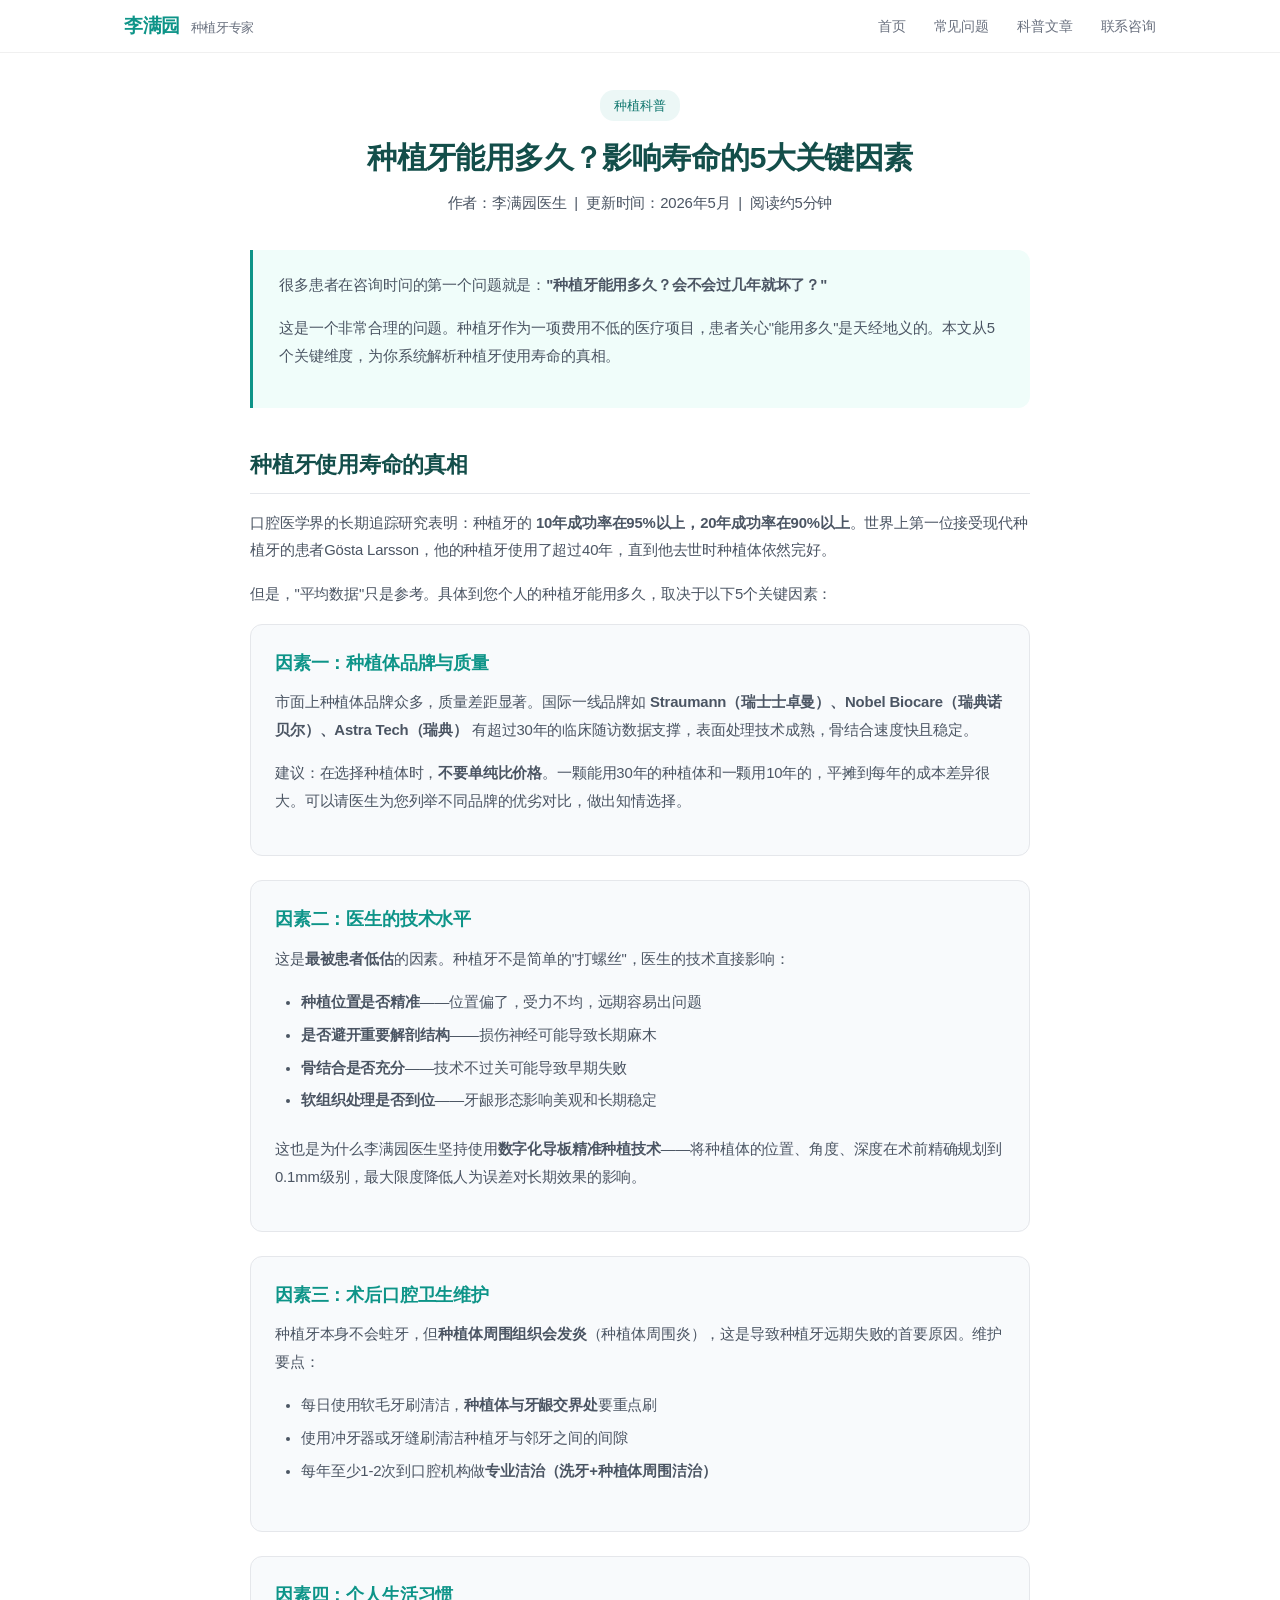
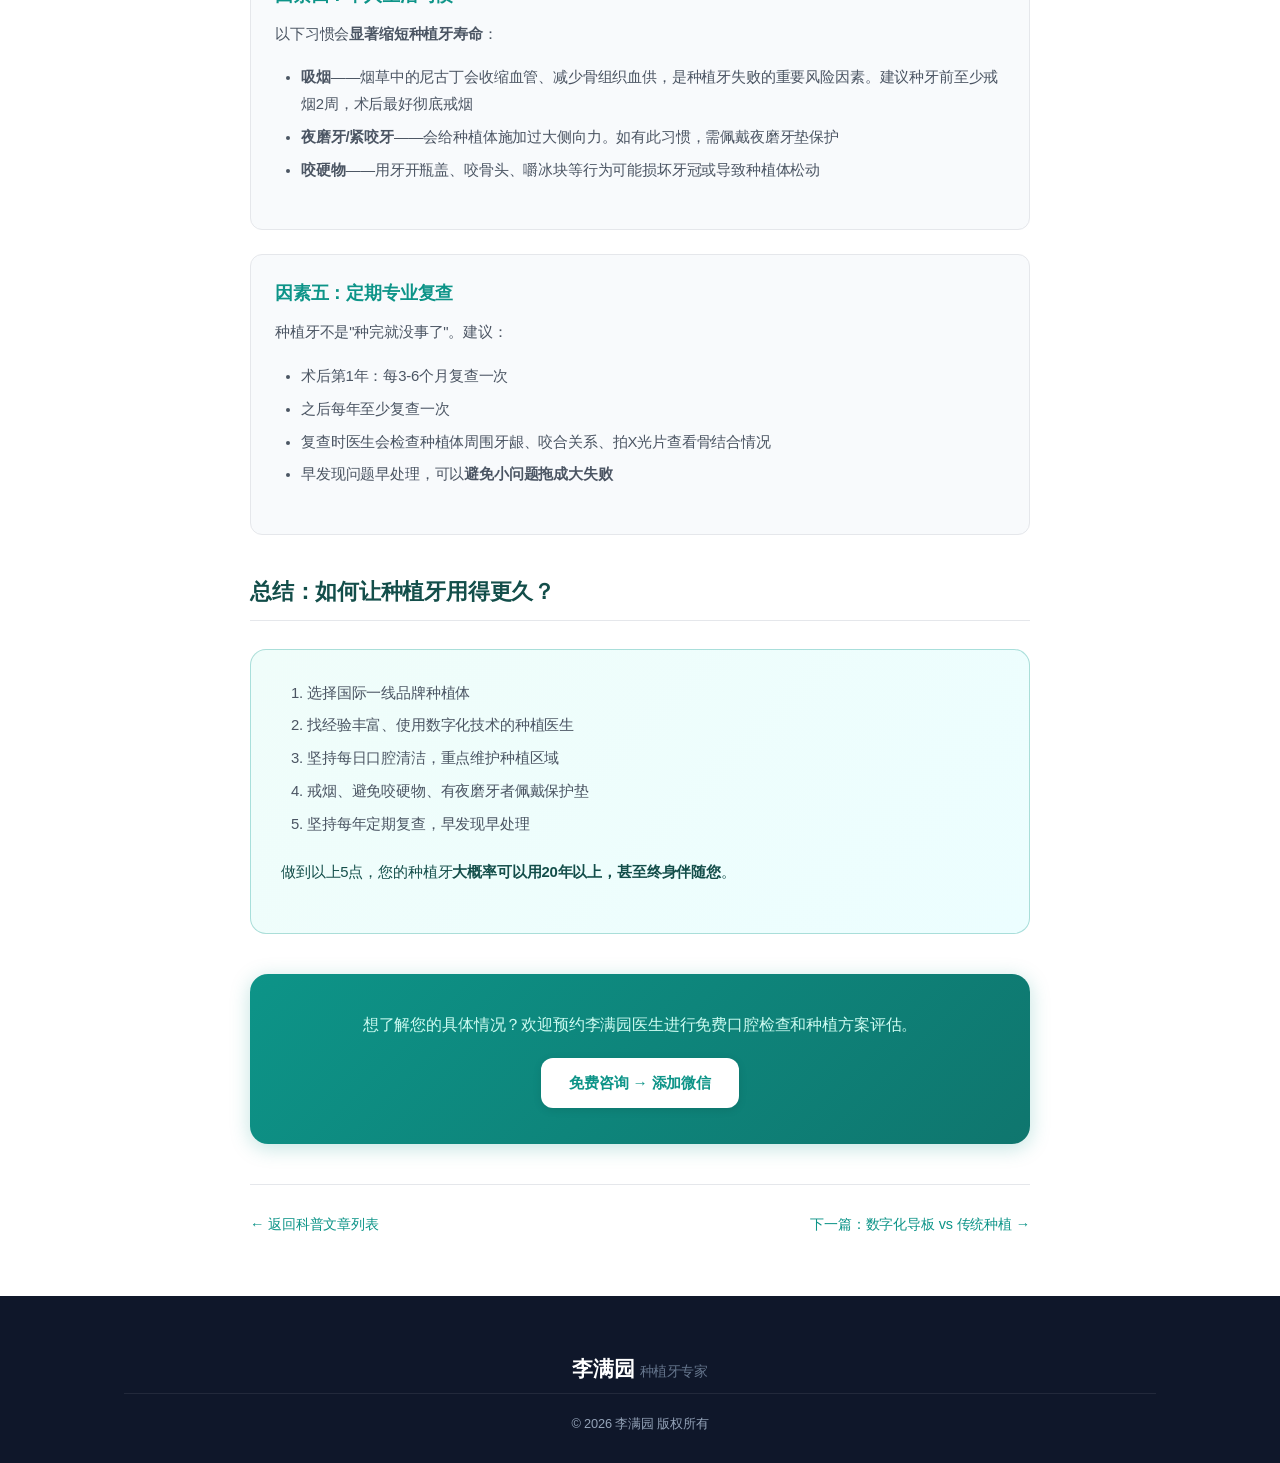
<file: articles/implant-lifespan.html>
<!DOCTYPE html>
<html lang="zh-CN">
<head>
    <meta charset="UTF-8">
    <meta name="viewport" content="width=device-width, initial-scale=1.0">
    <title>种植牙能用多久？深圳种植牙医生详解5大因素 | 李满园</title>
    <meta name="description" content="深圳种植牙患者最关心的问题：种植牙能用多久？李满园医生从种植体品牌、医生技术、术后维护等5个维度，为深圳缺牙患者详细解答。">
    <meta name="keywords" content="深圳种植牙,种植牙能用多久,种植牙寿命,深圳种植牙医生,李满园,种植牙能用多少年,深圳种牙">
    <meta name="author" content="李满园">
    <link rel="canonical" href="https://www.limanyuan.cn/articles/implant-lifespan.html">

    <meta property="og:title" content="种植牙能用多久？影响寿命的5大关键因素">
    <meta property="og:description" content="种植牙号称人类第三副牙齿，但它的实际寿命受多种因素影响。李满园医生从专业角度为你详细解读。">
    <meta property="og:type" content="article">
    <meta property="og:url" content="https://www.limanyuan.cn/articles/implant-lifespan.html">
    <meta property="og:image" content="https://www.limanyuan.cn/images/share-card.jpg">

    <script type="application/ld+json">
    {
        "@context": "https://schema.org",
        "@type": "Article",
        "headline": "种植牙能用多久？影响寿命的5大关键因素",
        "description": "种植牙的使用寿命一般在20年以上，但也有人用到40年以上。本文从种植体品牌、医生技术、术后维护、口腔习惯、定期复查五个维度，系统讲解如何延长种植牙使用寿命。",
        "author": { "@type": "Person", "name": "李满园" },
        "datePublished": "2026-05-01",
        "dateModified": "2026-05-26",
        "publisher": { "@type": "Person", "name": "李满园" },
        "about": { "@type": "MedicalCondition", "name": "缺牙" },
        "mainEntityOfPage": {
            "@type": "WebPage",
            "@id": "https://www.limanyuan.cn/articles/implant-lifespan.html"
        }
    }
    </script>

    <script type="application/ld+json">
    {
        "@context": "https://schema.org",
        "@type": "BreadcrumbList",
        "itemListElement": [
            { "@type": "ListItem", "position": 1, "name": "首页", "item": "https://www.limanyuan.cn/" },
            { "@type": "ListItem", "position": 2, "name": "种植牙能用多久？", "item": "https://www.limanyuan.cn/articles/implant-lifespan.html" }
        ]
    }
    </script>

    <link rel="stylesheet" href="../css/style.css">
</head>
<body>

<nav class="navbar" id="navbar">
    <div class="container nav-container">
        <a href="/" class="logo">李满园 <span class="logo-sub">种植牙专家</span></a>
        <ul class="nav-links" id="navLinks">
            <li><a href="/">首页</a></li>
            <li><a href="/#faq">常见问题</a></li>
            <li><a href="/#articles">科普文章</a></li>
            <li><a href="/#contact">联系咨询</a></li>
        </ul>
        <button class="mobile-menu-btn" onclick="toggleMenu()" aria-label="菜单">☰</button>
    </div>
</nav>

<main class="article-page">
<div class="container">
    <article class="article-body">
        <header class="article-header">
            <span class="article-tag">种植科普</span>
            <h1>种植牙能用多久？影响寿命的5大关键因素</h1>
            <p class="article-meta">作者：李满园医生 &nbsp;|&nbsp; 更新时间：2026年5月 &nbsp;|&nbsp; 阅读约5分钟</p>
        </header>

        <div class="article-lead">
            <p>很多患者在咨询时问的第一个问题就是：<strong>"种植牙能用多久？会不会过几年就坏了？"</strong></p>
            <p>这是一个非常合理的问题。种植牙作为一项费用不低的医疗项目，患者关心"能用多久"是天经地义的。本文从5个关键维度，为你系统解析种植牙使用寿命的真相。</p>
        </div>

        <h2>种植牙使用寿命的真相</h2>
        <p>口腔医学界的长期追踪研究表明：种植牙的 <strong>10年成功率在95%以上，20年成功率在90%以上</strong>。世界上第一位接受现代种植牙的患者Gösta Larsson，他的种植牙使用了超过40年，直到他去世时种植体依然完好。</p>
        <p>但是，"平均数据"只是参考。具体到您个人的种植牙能用多久，取决于以下5个关键因素：</p>

        <div class="factor-box">
            <h3>因素一：种植体品牌与质量</h3>
            <p>市面上种植体品牌众多，质量差距显著。国际一线品牌如 <strong>Straumann（瑞士士卓曼）、Nobel Biocare（瑞典诺贝尔）、Astra Tech（瑞典）</strong> 有超过30年的临床随访数据支撑，表面处理技术成熟，骨结合速度快且稳定。</p>
            <p>建议：在选择种植体时，<strong>不要单纯比价格</strong>。一颗能用30年的种植体和一颗用10年的，平摊到每年的成本差异很大。可以请医生为您列举不同品牌的优劣对比，做出知情选择。</p>
        </div>

        <div class="factor-box">
            <h3>因素二：医生的技术水平</h3>
            <p>这是<strong>最被患者低估</strong>的因素。种植牙不是简单的"打螺丝"，医生的技术直接影响：</p>
            <ul>
                <li><strong>种植位置是否精准</strong>——位置偏了，受力不均，远期容易出问题</li>
                <li><strong>是否避开重要解剖结构</strong>——损伤神经可能导致长期麻木</li>
                <li><strong>骨结合是否充分</strong>——技术不过关可能导致早期失败</li>
                <li><strong>软组织处理是否到位</strong>——牙龈形态影响美观和长期稳定</li>
            </ul>
            <p>这也是为什么李满园医生坚持使用<strong>数字化导板精准种植技术</strong>——将种植体的位置、角度、深度在术前精确规划到0.1mm级别，最大限度降低人为误差对长期效果的影响。</p>
        </div>

        <div class="factor-box">
            <h3>因素三：术后口腔卫生维护</h3>
            <p>种植牙本身不会蛀牙，但<strong>种植体周围组织会发炎</strong>（种植体周围炎），这是导致种植牙远期失败的首要原因。维护要点：</p>
            <ul>
                <li>每日使用软毛牙刷清洁，<strong>种植体与牙龈交界处</strong>要重点刷</li>
                <li>使用冲牙器或牙缝刷清洁种植牙与邻牙之间的间隙</li>
                <li>每年至少1-2次到口腔机构做<strong>专业洁治（洗牙+种植体周围洁治）</strong></li>
            </ul>
        </div>

        <div class="factor-box">
            <h3>因素四：个人生活习惯</h3>
            <p>以下习惯会<strong>显著缩短种植牙寿命</strong>：</p>
            <ul>
                <li><strong>吸烟</strong>——烟草中的尼古丁会收缩血管、减少骨组织血供，是种植牙失败的重要风险因素。建议种牙前至少戒烟2周，术后最好彻底戒烟</li>
                <li><strong>夜磨牙/紧咬牙</strong>——会给种植体施加过大侧向力。如有此习惯，需佩戴夜磨牙垫保护</li>
                <li><strong>咬硬物</strong>——用牙开瓶盖、咬骨头、嚼冰块等行为可能损坏牙冠或导致种植体松动</li>
            </ul>
        </div>

        <div class="factor-box">
            <h3>因素五：定期专业复查</h3>
            <p>种植牙不是"种完就没事了"。建议：</p>
            <ul>
                <li>术后第1年：每3-6个月复查一次</li>
                <li>之后每年至少复查一次</li>
                <li>复查时医生会检查种植体周围牙龈、咬合关系、拍X光片查看骨结合情况</li>
                <li>早发现问题早处理，可以<strong>避免小问题拖成大失败</strong></li>
            </ul>
        </div>

        <h2>总结：如何让种植牙用得更久？</h2>
        <div class="summary-box">
            <ol>
                <li>选择国际一线品牌种植体</li>
                <li>找经验丰富、使用数字化技术的种植医生</li>
                <li>坚持每日口腔清洁，重点维护种植区域</li>
                <li>戒烟、避免咬硬物、有夜磨牙者佩戴保护垫</li>
                <li>坚持每年定期复查，早发现早处理</li>
            </ol>
            <p style="margin-top:16px">做到以上5点，您的种植牙<strong>大概率可以用20年以上，甚至终身伴随您</strong>。</p>
        </div>

        <div class="article-cta">
            <p>想了解您的具体情况？欢迎预约李满园医生进行免费口腔检查和种植方案评估。</p>
            <a href="#" onclick="showWechatModal(); return false;" class="btn btn-primary">免费咨询 → 添加微信</a>
        </div>

        <nav class="article-nav">
            <a href="/#articles">← 返回科普文章列表</a>
            <a href="digital-guide-vs-traditional.html">下一篇：数字化导板 vs 传统种植 →</a>
        </nav>
    </article>
</div>
</main>

<footer class="footer">
    <div class="container footer-content">
        <div class="footer-info"><h3>李满园 <span>种植牙专家</span></h3></div>
        <div class="footer-bottom"><p>&copy; 2026 李满园 版权所有</p></div>
    </div>
</footer>

<button class="back-to-top" id="backToTop" onclick="window.scrollTo({top:0,behavior:'smooth'})" aria-label="回到顶部">↑</button>
<script src="../css/app.js"></script>
<!-- 微信二维码弹窗 -->
<div id="wechatModal" class="wechat-modal" onclick="closeWechatModal(event)">
    <div class="wechat-modal-card" onclick="event.stopPropagation()">
        <button class="wechat-modal-close" onclick="closeWechatModal()">&times;</button>
        <h3>扫码添加预约助手</h3>
        <p>李满园医生团队将通过微信与您沟通</p>
        <img src="../images/预约助理二维码.png" alt="预约助手微信二维码" class="wechat-qr-img">
        <p class="wechat-modal-tip">面诊费 ¥39.9（含检查+拍片+方案）<br>深圳南山 / 香港中环</p>
    </div>
</div>
</body>
</html>
</file>
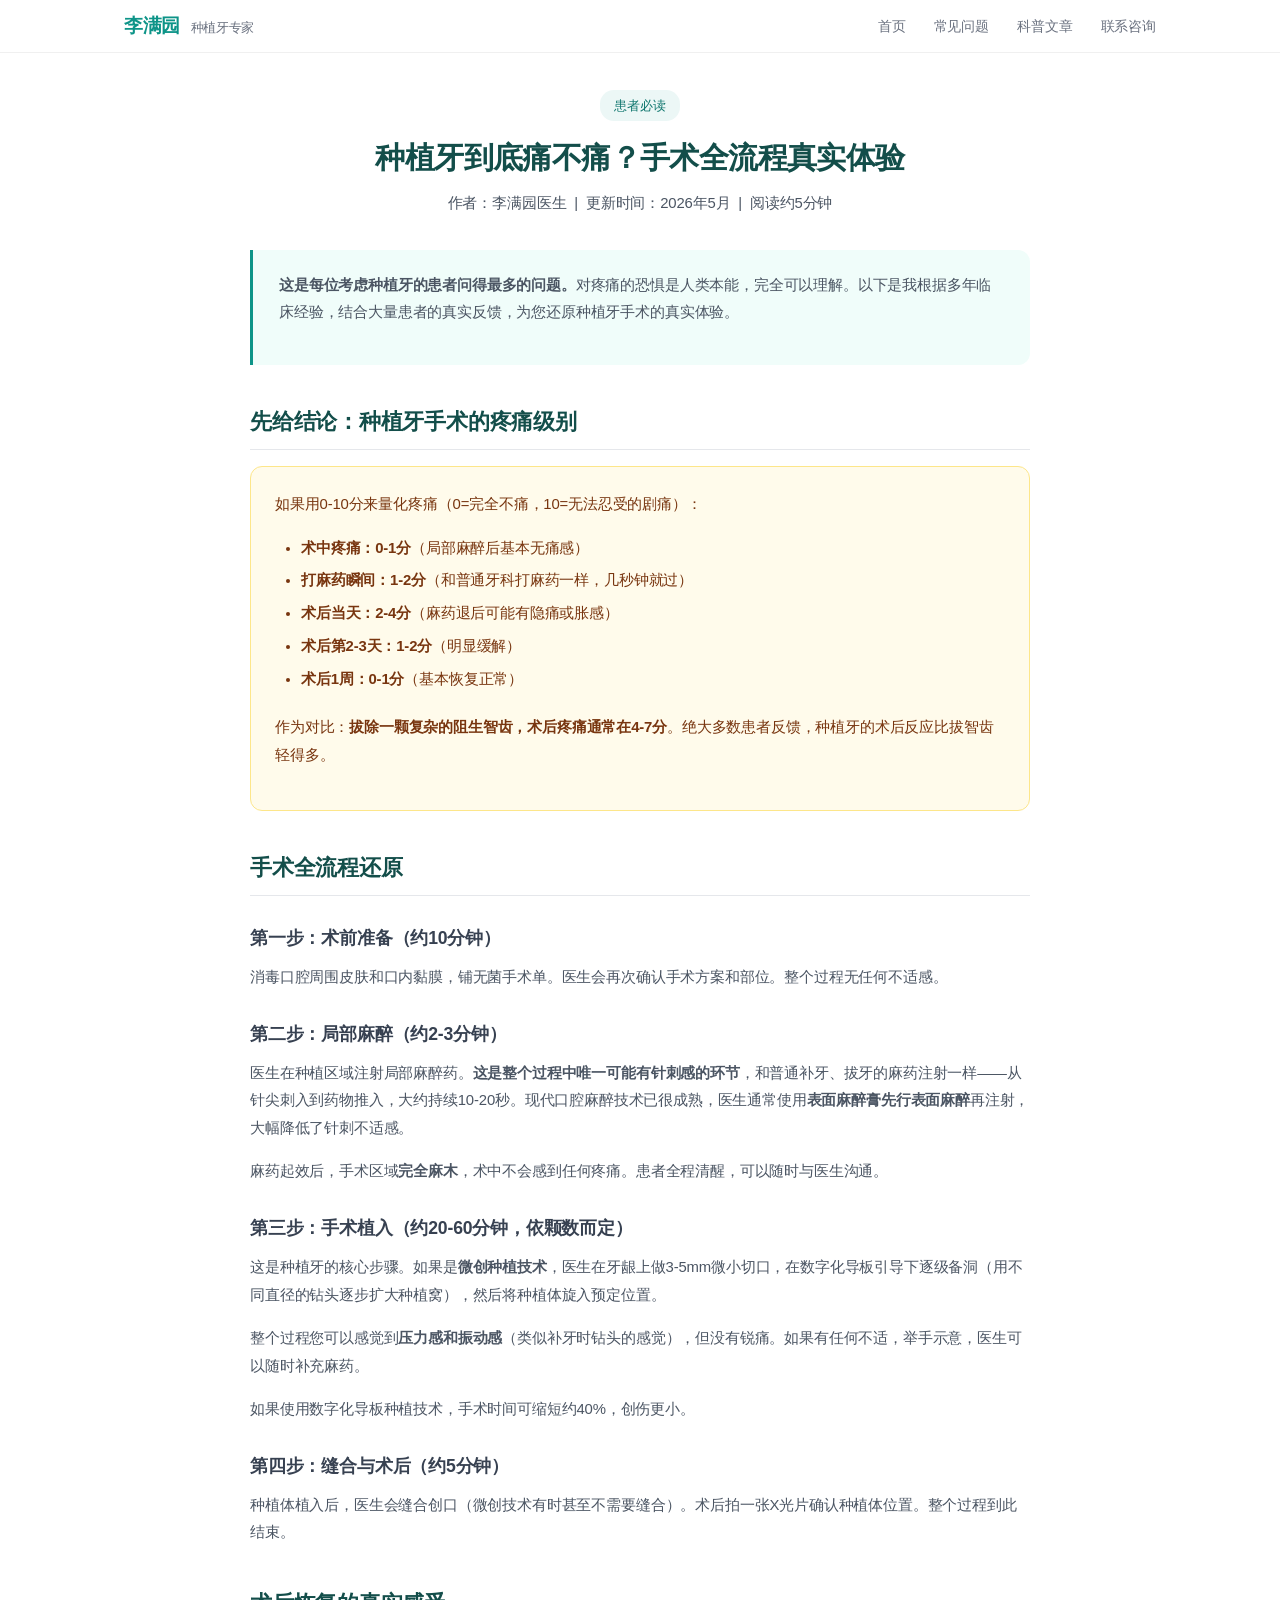
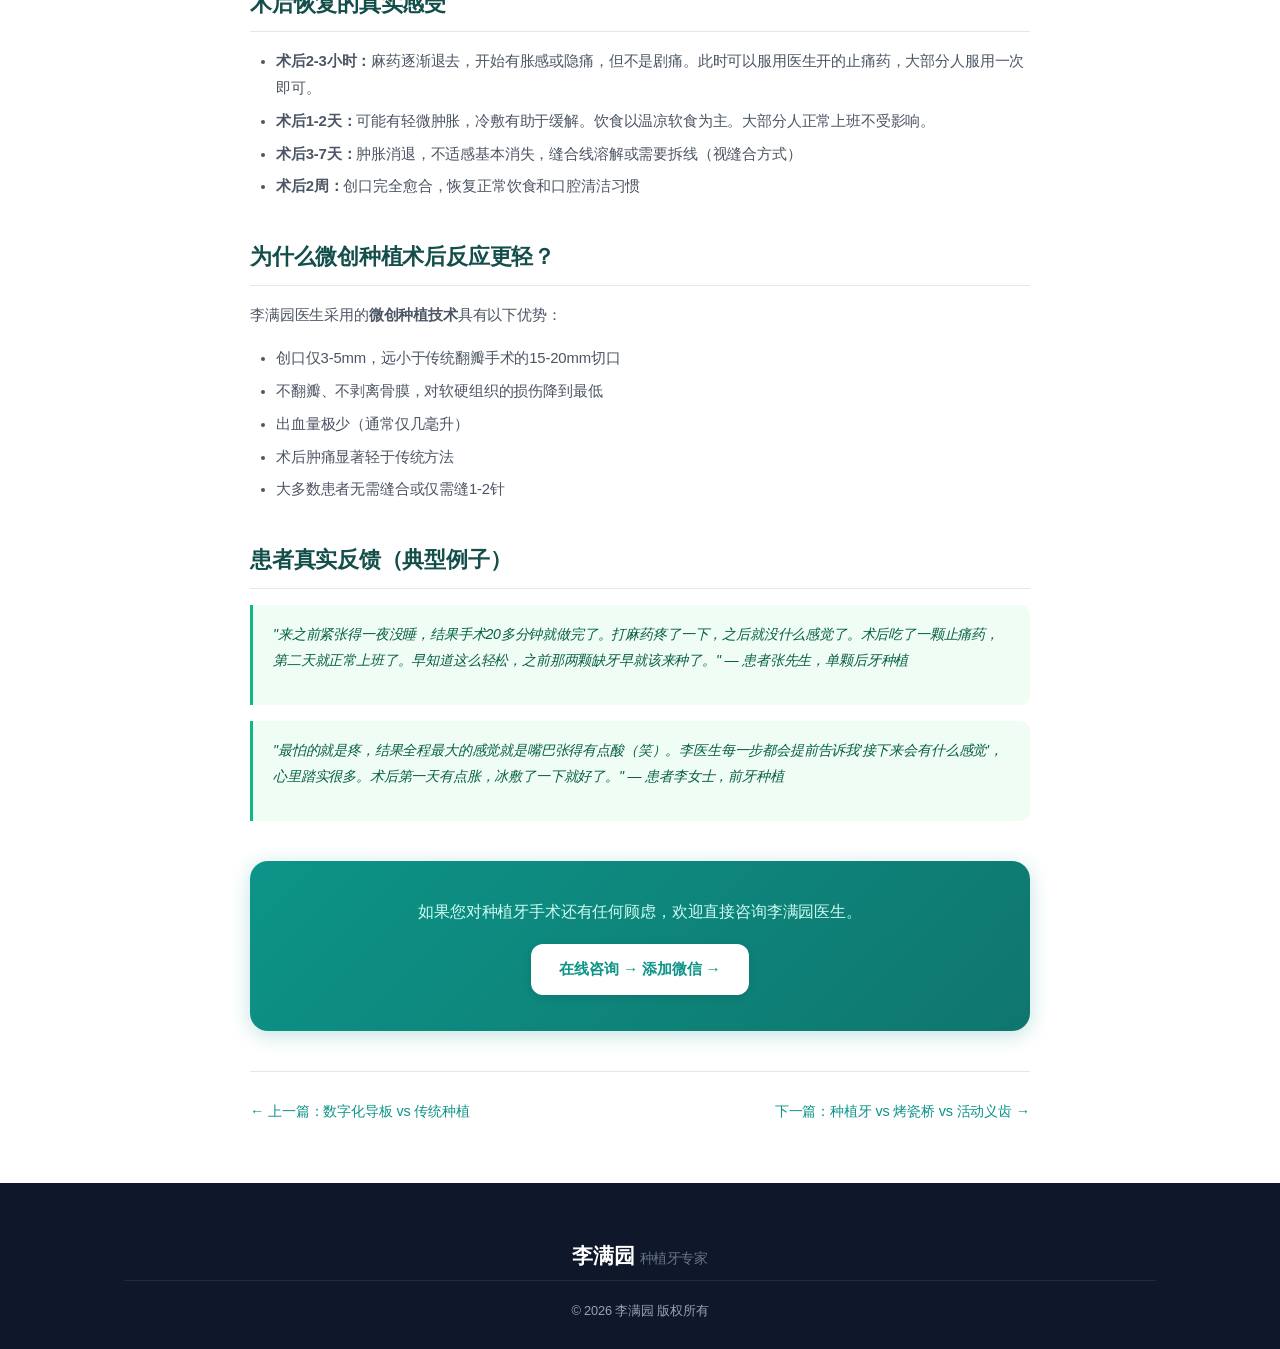
<file: articles/implant-pain.html>
<!DOCTYPE html>
<html lang="zh-CN">
<head>
    <meta charset="UTF-8">
    <meta name="viewport" content="width=device-width, initial-scale=1.0">
    <title>种植牙到底痛不痛？深圳种植牙医生详解全流程 | 李满园</title>
    <meta name="description" content="深圳缺牙患者最关心的恐惧：种牙疼不疼？李满园医生结合深圳30000例手术经验，详细还原麻醉、手术、术后恢复全过程真实感受。">
    <meta name="keywords" content="深圳种植牙,种植牙痛不痛,深圳种植牙医生,种牙疼不疼,种植牙手术过程,李满园,微创种植牙,深圳种牙">
    <meta name="author" content="李满园">
    <link rel="canonical" href="https://www.limanyuan.cn/articles/implant-pain.html">

    <meta property="og:title" content="种植牙到底痛不痛？手术全流程真实体验 | 李满园">
    <meta property="og:description" content="每位考虑种植牙的患者最关心的问题：种牙疼吗？李医生结合经验告诉你真实感受。">
    <meta property="og:type" content="article">
    <meta property="og:url" content="https://www.limanyuan.cn/articles/implant-pain.html">
    <meta property="og:image" content="https://www.limanyuan.cn/images/share-card.jpg">

    <script type="application/ld+json">
    {
        "@context": "https://schema.org",
        "@type": "Article",
        "headline": "种植牙到底痛不痛？手术全流程真实体验",
        "description": "种植牙手术在局部麻醉下进行，术中基本无痛。本文详细还原整个过程，让您心中有数。",
        "author": { "@type": "Person", "name": "李满园" },
        "datePublished": "2026-05-01",
        "dateModified": "2026-05-26",
        "about": { "@type": "MedicalProcedure", "name": "种植牙手术" },
        "mainEntityOfPage": { "@type": "WebPage", "@id": "https://www.limanyuan.cn/articles/implant-pain.html" }
    }
    </script>
    <script type="application/ld+json">
    {
        "@context": "https://schema.org",
        "@type": "BreadcrumbList",
        "itemListElement": [
            { "@type": "ListItem", "position": 1, "name": "首页", "item": "https://www.limanyuan.cn/" },
            { "@type": "ListItem", "position": 2, "name": "种植牙痛不痛？", "item": "https://www.limanyuan.cn/articles/implant-pain.html" }
        ]
    }
    </script>
    <link rel="stylesheet" href="../css/style.css">
</head>
<body>

<nav class="navbar" id="navbar">
    <div class="container nav-container">
        <a href="/" class="logo">李满园 <span class="logo-sub">种植牙专家</span></a>
        <ul class="nav-links" id="navLinks">
            <li><a href="/">首页</a></li>
            <li><a href="/#faq">常见问题</a></li>
            <li><a href="/#articles">科普文章</a></li>
            <li><a href="/#contact">联系咨询</a></li>
        </ul>
        <button class="mobile-menu-btn" onclick="toggleMenu()" aria-label="菜单">☰</button>
    </div>
</nav>

<main class="article-page">
<div class="container">
    <article class="article-body">
        <header class="article-header">
            <span class="article-tag">患者必读</span>
            <h1>种植牙到底痛不痛？手术全流程真实体验</h1>
            <p class="article-meta">作者：李满园医生 &nbsp;|&nbsp; 更新时间：2026年5月 &nbsp;|&nbsp; 阅读约5分钟</p>
        </header>

        <div class="article-lead">
            <p><strong>这是每位考虑种植牙的患者问得最多的问题。</strong>对疼痛的恐惧是人类本能，完全可以理解。以下是我根据多年临床经验，结合大量患者的真实反馈，为您还原种植牙手术的真实体验。</p>
        </div>

        <h2>先给结论：种植牙手术的疼痛级别</h2>
        <div class="highlight-box">
            <p>如果用0-10分来量化疼痛（0=完全不痛，10=无法忍受的剧痛）：</p>
            <ul>
                <li><strong>术中疼痛：0-1分</strong>（局部麻醉后基本无痛感）</li>
                <li><strong>打麻药瞬间：1-2分</strong>（和普通牙科打麻药一样，几秒钟就过）</li>
                <li><strong>术后当天：2-4分</strong>（麻药退后可能有隐痛或胀感）</li>
                <li><strong>术后第2-3天：1-2分</strong>（明显缓解）</li>
                <li><strong>术后1周：0-1分</strong>（基本恢复正常）</li>
            </ul>
            <p>作为对比：<strong>拔除一颗复杂的阻生智齿，术后疼痛通常在4-7分</strong>。绝大多数患者反馈，种植牙的术后反应比拔智齿轻得多。</p>
        </div>

        <h2>手术全流程还原</h2>

        <h3>第一步：术前准备（约10分钟）</h3>
        <p>消毒口腔周围皮肤和口内黏膜，铺无菌手术单。医生会再次确认手术方案和部位。整个过程无任何不适感。</p>

        <h3>第二步：局部麻醉（约2-3分钟）</h3>
        <p>医生在种植区域注射局部麻醉药。<strong>这是整个过程中唯一可能有针刺感的环节</strong>，和普通补牙、拔牙的麻药注射一样——从针尖刺入到药物推入，大约持续10-20秒。现代口腔麻醉技术已很成熟，医生通常使用<strong>表面麻醉膏先行表面麻醉</strong>再注射，大幅降低了针刺不适感。</p>
        <p>麻药起效后，手术区域<strong>完全麻木</strong>，术中不会感到任何疼痛。患者全程清醒，可以随时与医生沟通。</p>

        <h3>第三步：手术植入（约20-60分钟，依颗数而定）</h3>
        <p>这是种植牙的核心步骤。如果是<strong>微创种植技术</strong>，医生在牙龈上做3-5mm微小切口，在数字化导板引导下逐级备洞（用不同直径的钻头逐步扩大种植窝），然后将种植体旋入预定位置。</p>
        <p>整个过程您可以感觉到<strong>压力感和振动感</strong>（类似补牙时钻头的感觉），但没有锐痛。如果有任何不适，举手示意，医生可以随时补充麻药。</p>
        <p>如果使用数字化导板种植技术，手术时间可缩短约40%，创伤更小。</p>

        <h3>第四步：缝合与术后（约5分钟）</h3>
        <p>种植体植入后，医生会缝合创口（微创技术有时甚至不需要缝合）。术后拍一张X光片确认种植体位置。整个过程到此结束。</p>

        <h2>术后恢复的真实感受</h2>
        <ul>
            <li><strong>术后2-3小时：</strong>麻药逐渐退去，开始有胀感或隐痛，但不是剧痛。此时可以服用医生开的止痛药，大部分人服用一次即可。</li>
            <li><strong>术后1-2天：</strong>可能有轻微肿胀，冷敷有助于缓解。饮食以温凉软食为主。大部分人正常上班不受影响。</li>
            <li><strong>术后3-7天：</strong>肿胀消退，不适感基本消失，缝合线溶解或需要拆线（视缝合方式）</li>
            <li><strong>术后2周：</strong>创口完全愈合，恢复正常饮食和口腔清洁习惯</li>
        </ul>

        <h2>为什么微创种植术后反应更轻？</h2>
        <p>李满园医生采用的<strong>微创种植技术</strong>具有以下优势：</p>
        <ul>
            <li>创口仅3-5mm，远小于传统翻瓣手术的15-20mm切口</li>
            <li>不翻瓣、不剥离骨膜，对软硬组织的损伤降到最低</li>
            <li>出血量极少（通常仅几毫升）</li>
            <li>术后肿痛显著轻于传统方法</li>
            <li>大多数患者无需缝合或仅需缝1-2针</li>
        </ul>

        <h2>患者真实反馈（典型例子）</h2>
        <div class="testimonial">
            <p>"来之前紧张得一夜没睡，结果手术20多分钟就做完了。打麻药疼了一下，之后就没什么感觉了。术后吃了一颗止痛药，第二天就正常上班了。早知道这么轻松，之前那两颗缺牙早就该来种了。" — 患者张先生，单颗后牙种植</p>
        </div>
        <div class="testimonial">
            <p>"最怕的就是疼，结果全程最大的感觉就是嘴巴张得有点酸（笑）。李医生每一步都会提前告诉我'接下来会有什么感觉'，心里踏实很多。术后第一天有点胀，冰敷了一下就好了。" — 患者李女士，前牙种植</p>
        </div>

        <div class="article-cta">
            <p>如果您对种植牙手术还有任何顾虑，欢迎直接咨询李满园医生。</p>
            <a href="#" onclick="showWechatModal(); return false;" class="btn btn-primary">在线咨询 → 添加微信 →</a>
        </div>

        <nav class="article-nav">
            <a href="digital-guide-vs-traditional.html">← 上一篇：数字化导板 vs 传统种植</a>
            <a href="implant-vs-bridge-vs-denture.html">下一篇：种植牙 vs 烤瓷桥 vs 活动义齿 →</a>
        </nav>
    </article>
</div>
</main>

<footer class="footer">
    <div class="container footer-content">
        <div class="footer-info"><h3>李满园 <span>种植牙专家</span></h3></div>
        <div class="footer-bottom"><p>&copy; 2026 李满园 版权所有</p></div>
    </div>
</footer>

<button class="back-to-top" id="backToTop" onclick="window.scrollTo({top:0,behavior:'smooth'})" aria-label="回到顶部">↑</button>
<script src="../css/app.js"></script>
<!-- 微信二维码弹窗 -->
<div id="wechatModal" class="wechat-modal" onclick="closeWechatModal(event)">
    <div class="wechat-modal-card" onclick="event.stopPropagation()">
        <button class="wechat-modal-close" onclick="closeWechatModal()">&times;</button>
        <h3>扫码添加预约助手</h3>
        <p>李满园医生团队将通过微信与您沟通</p>
        <img src="../images/预约助理二维码.png" alt="预约助手微信二维码" class="wechat-qr-img">
        <p class="wechat-modal-tip">面诊费 ¥39.9（含检查+拍片+方案）<br>深圳南山 / 香港中环</p>
    </div>
</div>
</body>
</html>
</file>
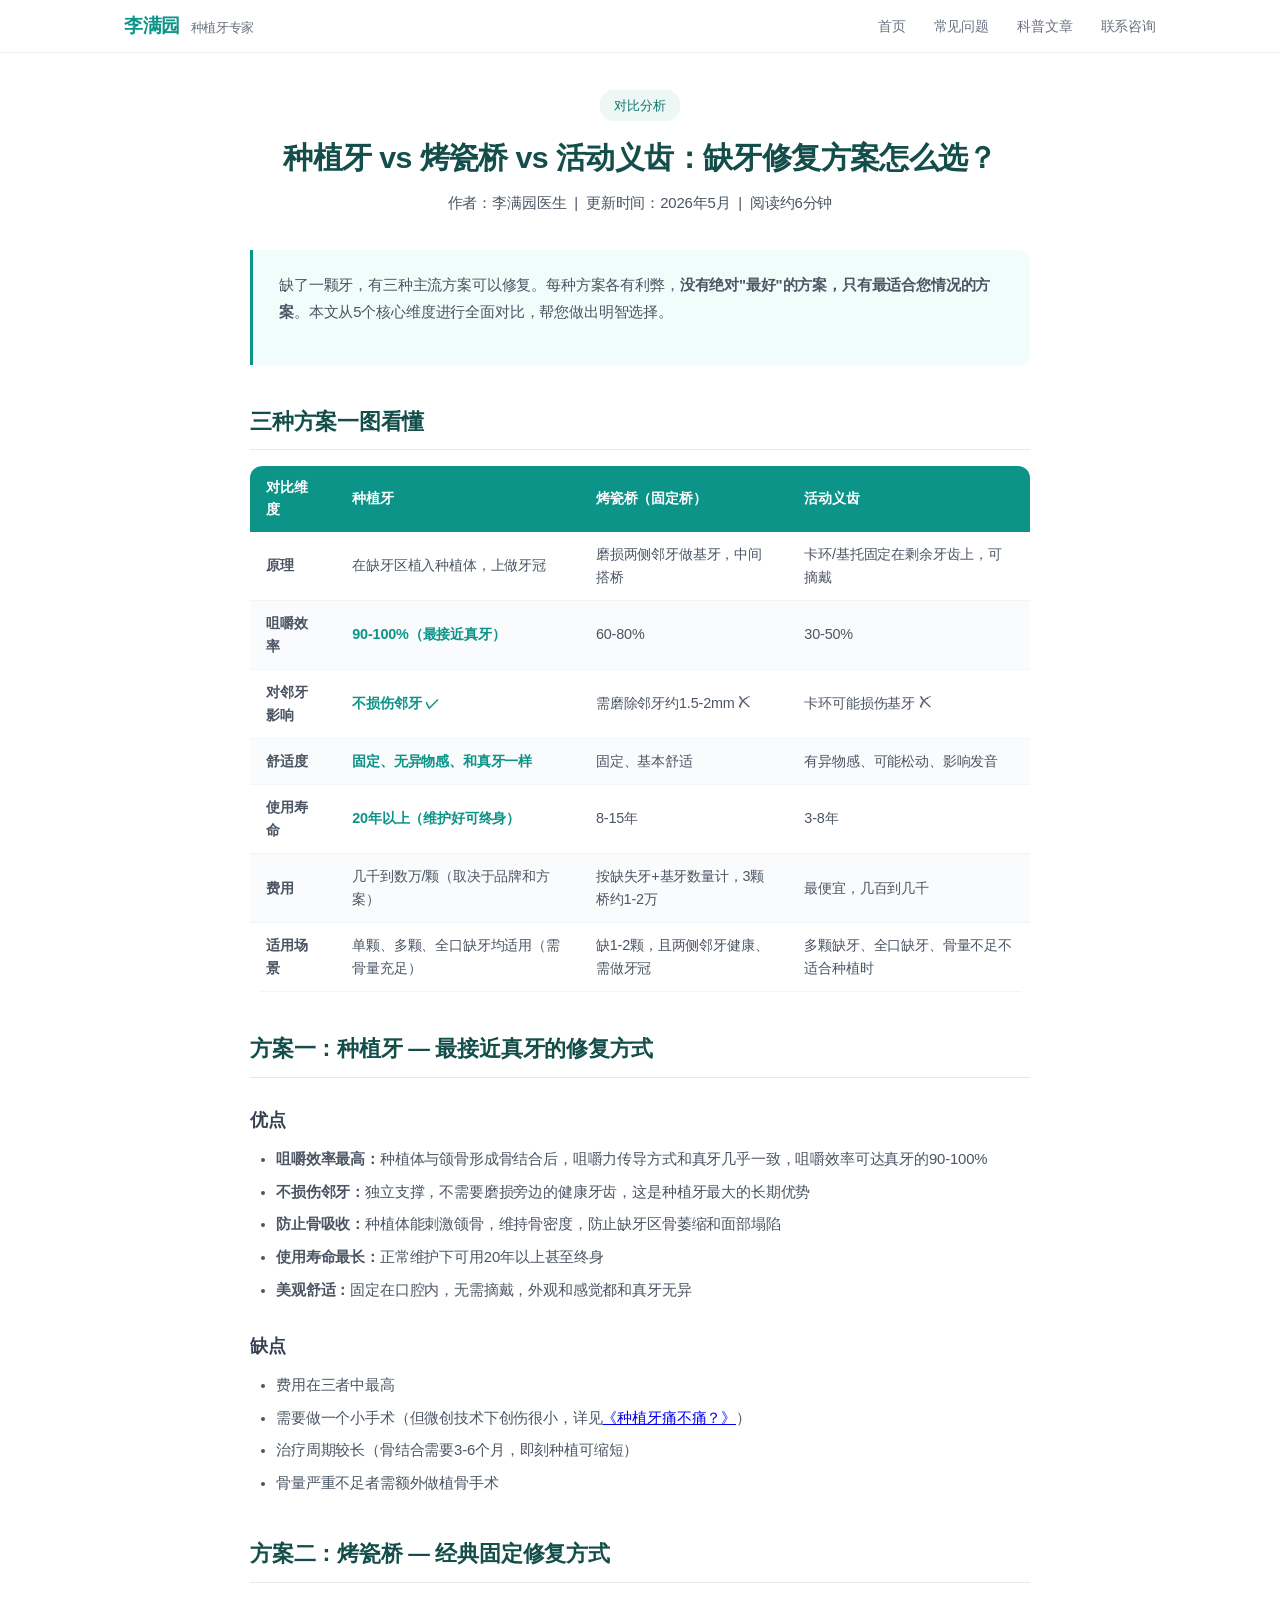
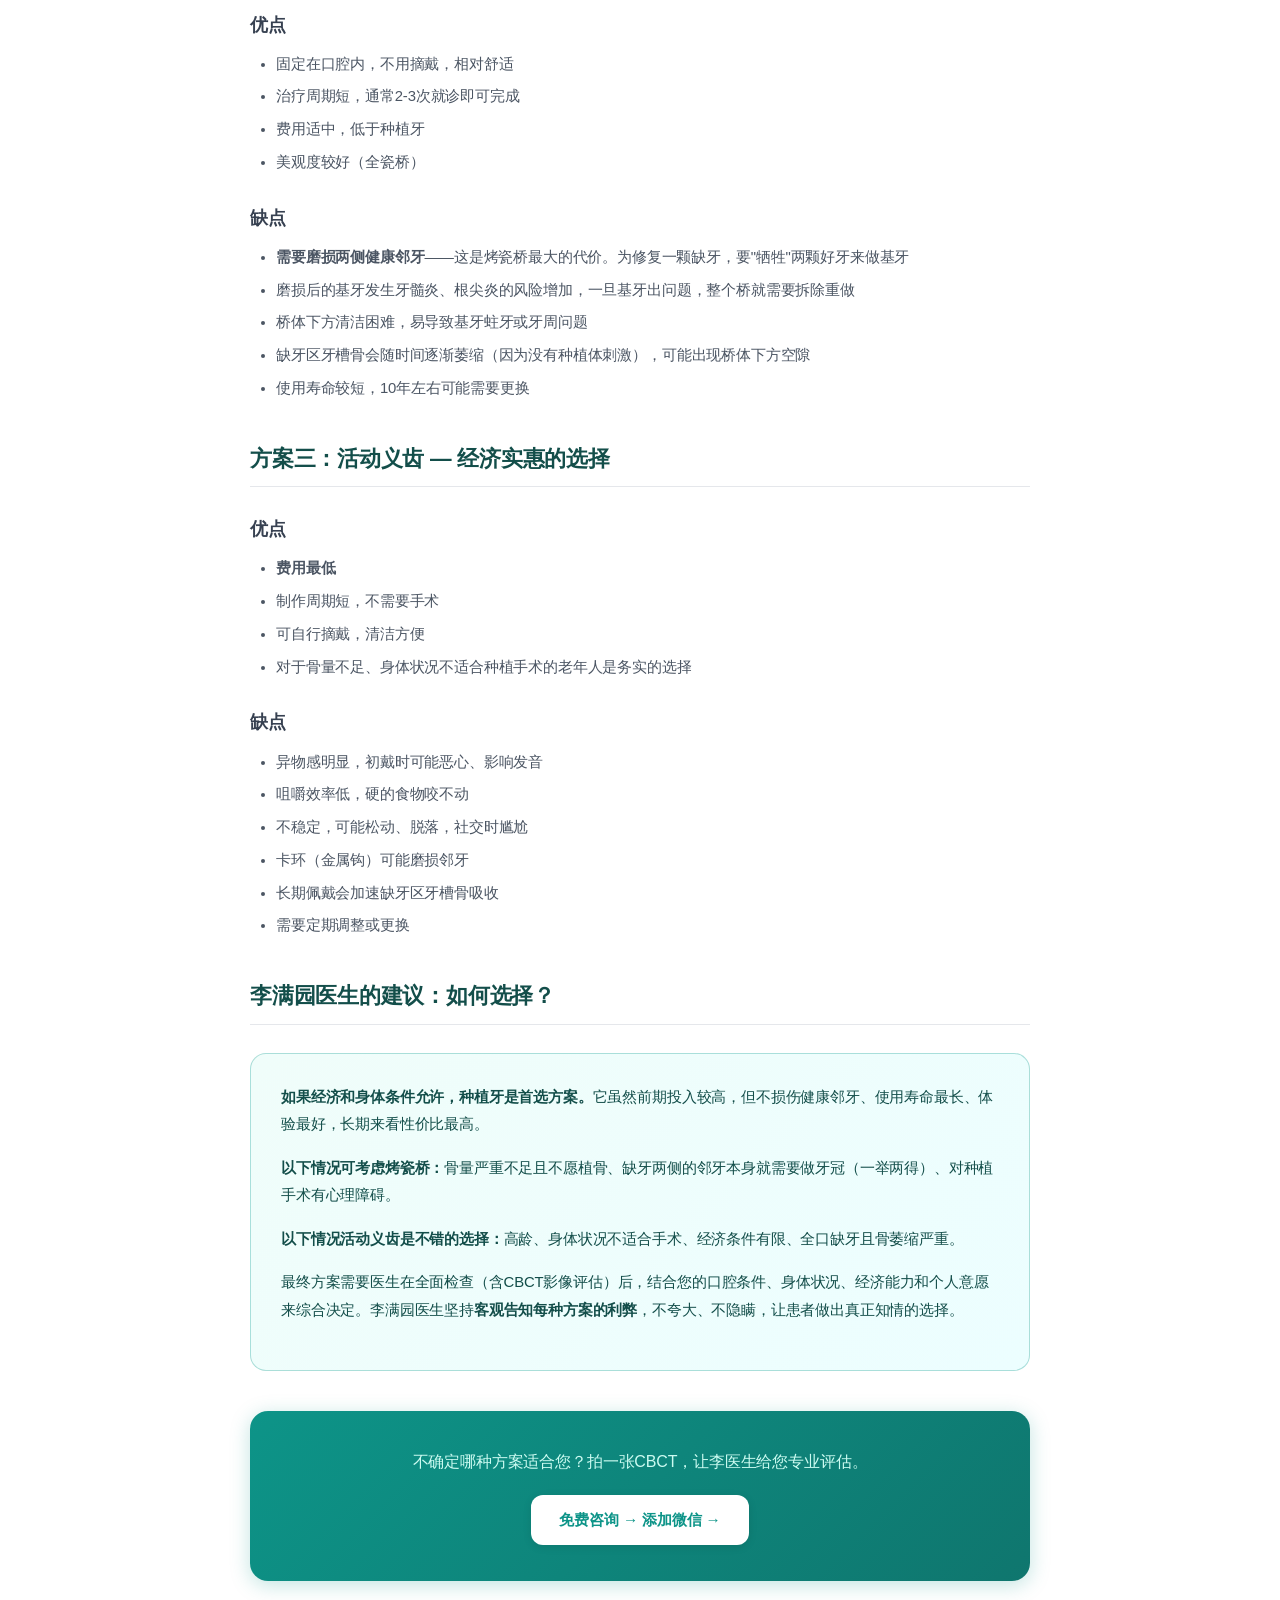
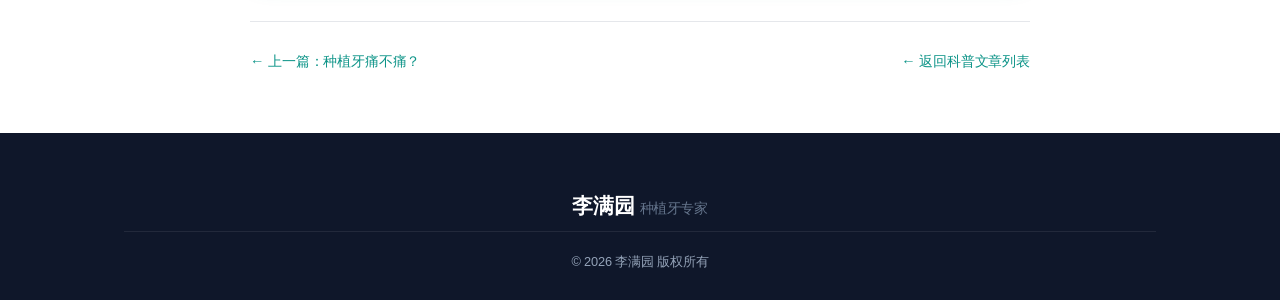
<file: articles/implant-vs-bridge-vs-denture.html>
<!DOCTYPE html>
<html lang="zh-CN">
<head>
    <meta charset="UTF-8">
    <meta name="viewport" content="width=device-width, initial-scale=1.0">
    <title>深圳种植牙 vs 烤瓷桥 vs 活动义齿怎么选？ | 李满园</title>
    <meta name="description" content="深圳缺牙患者面对种植牙、烤瓷桥、活动义齿三种方案怎么选？李满园医生从咀嚼效率、费用、使用寿命等5个维度全面对比，帮深圳患者做出明智选择。">
    <meta name="keywords" content="深圳种植牙,深圳种植牙医生,种植牙和烤瓷桥哪个好,李满园,缺牙修复,深圳种牙费用,假牙哪种好">
    <meta name="author" content="李满园">
    <link rel="canonical" href="https://www.limanyuan.cn/articles/implant-vs-bridge-vs-denture.html">

    <meta property="og:title" content="种植牙 vs 烤瓷桥 vs 活动义齿：缺牙修复方案怎么选？">
    <meta property="og:description" content="三种主流缺牙修复方案全方位对比，数据说话，帮您做出最适合自己的选择。">
    <meta property="og:type" content="article">
    <meta property="og:url" content="https://www.limanyuan.cn/articles/implant-vs-bridge-vs-denture.html">
    <meta property="og:image" content="https://www.limanyuan.cn/images/share-card.jpg">

    <script type="application/ld+json">
    {
        "@context": "https://schema.org",
        "@type": "Article",
        "headline": "种植牙 vs 烤瓷桥 vs 活动义齿：缺牙修复方案怎么选？",
        "description": "三种主流缺牙修复方案全方位对比，帮您做出最适合自己的选择。",
        "author": { "@type": "Person", "name": "李满园" },
        "datePublished": "2026-05-01",
        "dateModified": "2026-05-26",
        "about": { "@type": "MedicalCondition", "name": "缺牙" },
        "mainEntityOfPage": { "@type": "WebPage", "@id": "https://www.limanyuan.cn/articles/implant-vs-bridge-vs-denture.html" }
    }
    </script>
    <script type="application/ld+json">
    {
        "@context": "https://schema.org",
        "@type": "BreadcrumbList",
        "itemListElement": [
            { "@type": "ListItem", "position": 1, "name": "首页", "item": "https://www.limanyuan.cn/" },
            { "@type": "ListItem", "position": 2, "name": "种植牙 vs 烤瓷桥 vs 活动义齿", "item": "https://www.limanyuan.cn/articles/implant-vs-bridge-vs-denture.html" }
        ]
    }
    </script>
    <link rel="stylesheet" href="../css/style.css">
</head>
<body>

<nav class="navbar" id="navbar">
    <div class="container nav-container">
        <a href="/" class="logo">李满园 <span class="logo-sub">种植牙专家</span></a>
        <ul class="nav-links" id="navLinks">
            <li><a href="/">首页</a></li>
            <li><a href="/#faq">常见问题</a></li>
            <li><a href="/#articles">科普文章</a></li>
            <li><a href="/#contact">联系咨询</a></li>
        </ul>
        <button class="mobile-menu-btn" onclick="toggleMenu()" aria-label="菜单">☰</button>
    </div>
</nav>

<main class="article-page">
<div class="container">
    <article class="article-body">
        <header class="article-header">
            <span class="article-tag">对比分析</span>
            <h1>种植牙 vs 烤瓷桥 vs 活动义齿：缺牙修复方案怎么选？</h1>
            <p class="article-meta">作者：李满园医生 &nbsp;|&nbsp; 更新时间：2026年5月 &nbsp;|&nbsp; 阅读约6分钟</p>
        </header>

        <div class="article-lead">
            <p>缺了一颗牙，有三种主流方案可以修复。每种方案各有利弊，<strong>没有绝对"最好"的方案，只有最适合您情况的方案</strong>。本文从5个核心维度进行全面对比，帮您做出明智选择。</p>
        </div>

        <h2>三种方案一图看懂</h2>
        <div class="compare-table-wrap">
        <table class="data-table">
            <thead>
                <tr><th>对比维度</th><th>种植牙</th><th>烤瓷桥（固定桥）</th><th>活动义齿</th></tr>
            </thead>
            <tbody>
                <tr><td><strong>原理</strong></td><td>在缺牙区植入种植体，上做牙冠</td><td>磨损两侧邻牙做基牙，中间搭桥</td><td>卡环/基托固定在剩余牙齿上，可摘戴</td></tr>
                <tr><td><strong>咀嚼效率</strong></td><td class="highlight">90-100%（最接近真牙）</td><td>60-80%</td><td>30-50%</td></tr>
                <tr><td><strong>对邻牙影响</strong></td><td class="highlight">不损伤邻牙 ✓</td><td>需磨除邻牙约1.5-2mm ✗</td><td>卡环可能损伤基牙 ✗</td></tr>
                <tr><td><strong>舒适度</strong></td><td class="highlight">固定、无异物感、和真牙一样</td><td>固定、基本舒适</td><td>有异物感、可能松动、影响发音</td></tr>
                <tr><td><strong>使用寿命</strong></td><td class="highlight">20年以上（维护好可终身）</td><td>8-15年</td><td>3-8年</td></tr>
                <tr><td><strong>费用</strong></td><td>几千到数万/颗（取决于品牌和方案）</td><td>按缺失牙+基牙数量计，3颗桥约1-2万</td><td>最便宜，几百到几千</td></tr>
                <tr><td><strong>适用场景</strong></td><td>单颗、多颗、全口缺牙均适用（需骨量充足）</td><td>缺1-2颗，且两侧邻牙健康、需做牙冠</td><td>多颗缺牙、全口缺牙、骨量不足不适合种植时</td></tr>
            </tbody>
        </table>
        </div>

        <h2>方案一：种植牙 — 最接近真牙的修复方式</h2>
        <h3>优点</h3>
        <ul>
            <li><strong>咀嚼效率最高：</strong>种植体与颌骨形成骨结合后，咀嚼力传导方式和真牙几乎一致，咀嚼效率可达真牙的90-100%</li>
            <li><strong>不损伤邻牙：</strong>独立支撑，不需要磨损旁边的健康牙齿，这是种植牙最大的长期优势</li>
            <li><strong>防止骨吸收：</strong>种植体能刺激颌骨，维持骨密度，防止缺牙区骨萎缩和面部塌陷</li>
            <li><strong>使用寿命最长：</strong>正常维护下可用20年以上甚至终身</li>
            <li><strong>美观舒适：</strong>固定在口腔内，无需摘戴，外观和感觉都和真牙无异</li>
        </ul>
        <h3>缺点</h3>
        <ul>
            <li>费用在三者中最高</li>
            <li>需要做一个小手术（但微创技术下创伤很小，详见<a href="implant-pain.html">《种植牙痛不痛？》</a>）</li>
            <li>治疗周期较长（骨结合需要3-6个月，即刻种植可缩短）</li>
            <li>骨量严重不足者需额外做植骨手术</li>
        </ul>

        <h2>方案二：烤瓷桥 — 经典固定修复方式</h2>
        <h3>优点</h3>
        <ul>
            <li>固定在口腔内，不用摘戴，相对舒适</li>
            <li>治疗周期短，通常2-3次就诊即可完成</li>
            <li>费用适中，低于种植牙</li>
            <li>美观度较好（全瓷桥）</li>
        </ul>
        <h3>缺点</h3>
        <ul>
            <li><strong>需要磨损两侧健康邻牙</strong>——这是烤瓷桥最大的代价。为修复一颗缺牙，要"牺牲"两颗好牙来做基牙</li>
            <li>磨损后的基牙发生牙髓炎、根尖炎的风险增加，一旦基牙出问题，整个桥就需要拆除重做</li>
            <li>桥体下方清洁困难，易导致基牙蛀牙或牙周问题</li>
            <li>缺牙区牙槽骨会随时间逐渐萎缩（因为没有种植体刺激），可能出现桥体下方空隙</li>
            <li>使用寿命较短，10年左右可能需要更换</li>
        </ul>

        <h2>方案三：活动义齿 — 经济实惠的选择</h2>
        <h3>优点</h3>
        <ul>
            <li><strong>费用最低</strong></li>
            <li>制作周期短，不需要手术</li>
            <li>可自行摘戴，清洁方便</li>
            <li>对于骨量不足、身体状况不适合种植手术的老年人是务实的选择</li>
        </ul>
        <h3>缺点</h3>
        <ul>
            <li>异物感明显，初戴时可能恶心、影响发音</li>
            <li>咀嚼效率低，硬的食物咬不动</li>
            <li>不稳定，可能松动、脱落，社交时尴尬</li>
            <li>卡环（金属钩）可能磨损邻牙</li>
            <li>长期佩戴会加速缺牙区牙槽骨吸收</li>
            <li>需要定期调整或更换</li>
        </ul>

        <h2>李满园医生的建议：如何选择？</h2>
        <div class="summary-box">
            <p><strong>如果经济和身体条件允许，种植牙是首选方案。</strong>它虽然前期投入较高，但不损伤健康邻牙、使用寿命最长、体验最好，长期来看性价比最高。</p>
            <p><strong>以下情况可考虑烤瓷桥：</strong>骨量严重不足且不愿植骨、缺牙两侧的邻牙本身就需要做牙冠（一举两得）、对种植手术有心理障碍。</p>
            <p><strong>以下情况活动义齿是不错的选择：</strong>高龄、身体状况不适合手术、经济条件有限、全口缺牙且骨萎缩严重。</p>
            <p>最终方案需要医生在全面检查（含CBCT影像评估）后，结合您的口腔条件、身体状况、经济能力和个人意愿来综合决定。李满园医生坚持<strong>客观告知每种方案的利弊</strong>，不夸大、不隐瞒，让患者做出真正知情的选择。</p>
        </div>

        <div class="article-cta">
            <p>不确定哪种方案适合您？拍一张CBCT，让李医生给您专业评估。</p>
            <a href="#" onclick="showWechatModal(); return false;" class="btn btn-primary">免费咨询 → 添加微信 →</a>
        </div>

        <nav class="article-nav">
            <a href="implant-pain.html">← 上一篇：种植牙痛不痛？</a>
            <a href="/#articles">← 返回科普文章列表</a>
        </nav>
    </article>
</div>
</main>

<footer class="footer">
    <div class="container footer-content">
        <div class="footer-info"><h3>李满园 <span>种植牙专家</span></h3></div>
        <div class="footer-bottom"><p>&copy; 2026 李满园 版权所有</p></div>
    </div>
</footer>

<button class="back-to-top" id="backToTop" onclick="window.scrollTo({top:0,behavior:'smooth'})" aria-label="回到顶部">↑</button>
<script src="../css/app.js"></script>
<!-- 微信二维码弹窗 -->
<div id="wechatModal" class="wechat-modal" onclick="closeWechatModal(event)">
    <div class="wechat-modal-card" onclick="event.stopPropagation()">
        <button class="wechat-modal-close" onclick="closeWechatModal()">&times;</button>
        <h3>扫码添加预约助手</h3>
        <p>李满园医生团队将通过微信与您沟通</p>
        <img src="../images/预约助理二维码.png" alt="预约助手微信二维码" class="wechat-qr-img">
        <p class="wechat-modal-tip">面诊费 ¥39.9（含检查+拍片+方案）<br>深圳南山 / 香港中环</p>
    </div>
</div>
</body>
</html>
</file>
<file: css/style.css>
/* ═══════════════════════════════════════════════════════
   Apple 风格 · 医疗感 · 精致
   ═══════════════════════════════════════════════════════ */

/* ── 全局 ────────────────────────────────── */
*, *::before, *::after { margin: 0; padding: 0; box-sizing: border-box; }
html { scroll-behavior: smooth; -webkit-font-smoothing: antialiased; }
body {
    font-family: -apple-system, BlinkMacSystemFont, "SF Pro Display", "PingFang SC", "Microsoft YaHei", sans-serif;
    color: #1d1d1f; background: #fff; line-height: 1.6; letter-spacing: -0.01em;
}
.container { max-width: 1080px; margin: 0 auto; padding: 0 24px; }

/* ── 导航 ────────────────────────────────── */
.navbar {
    position: fixed; top: 0; width: 100%; z-index: 1000;
    background: rgba(255,255,255,0.82); backdrop-filter: saturate(180%) blur(20px);
    -webkit-backdrop-filter: saturate(180%) blur(20px);
    border-bottom: 1px solid rgba(0,0,0,0.06);
    transition: box-shadow 0.3s;
}
.navbar.scrolled { box-shadow: 0 1px 8px rgba(0,0,0,0.04); }
.nav-container { display: flex; align-items: center; justify-content: space-between; height: 52px; }
.logo { font-size: 1.2rem; font-weight: 700; color: #0d9488; text-decoration: none; letter-spacing: -0.02em; }
.logo-sub { font-size: 0.8rem; font-weight: 400; color: #6b7280; margin-left: 6px; }
.nav-links { display: flex; gap: 28px; list-style: none; }
.nav-links a {
    text-decoration: none; color: #6b7280; font-size: 0.85rem; font-weight: 500;
    transition: color 0.15s; letter-spacing: -0.01em;
}
.nav-links a:hover { color: #0d9488; }
.mobile-menu-btn { display: none; background: none; border: none; font-size: 1.4rem; cursor: pointer; color: #374151; }

/* ── Hero ────────────────────────────────── */
.hero {
    padding: 100px 0 80px;
    background: linear-gradient(165deg, #f0fdfa 0%, #ecfeff 40%, #f8fafc 100%);
}
.hero-content { display: flex; align-items: center; gap: 56px; flex-wrap: wrap; justify-content: center; }

.hero-photo-box {
    width: 240px; height: 300px; min-width: 240px; border-radius: 24px; overflow: hidden;
    background: #fff; box-shadow: 0 4px 32px rgba(0,0,0,0.08), 0 1px 4px rgba(0,0,0,0.04);
    transition: transform 0.3s ease, box-shadow 0.3s ease;
}
.hero-photo-box:hover { transform: translateY(-4px); box-shadow: 0 12px 40px rgba(0,0,0,0.12); }
.hero-photo-box img {
    width: 100%; height: 100%; object-fit: cover; object-position: top;
    display: block;
}
.photo-placeholder { width: 100%; height: 100%; display: flex; flex-direction: column; align-items: center; justify-content: center; color: #9ca3af; background: #f9fafb; }

.hero-text { flex: 1; min-width: 300px; }
.hero-badges-top { display: flex; gap: 8px; flex-wrap: wrap; margin-bottom: 16px; }
.hero-badges-top span {
    background: rgba(13,148,136,0.08); color: #0f766e; padding: 5px 14px;
    border-radius: 20px; font-size: 0.8rem; font-weight: 600; letter-spacing: -0.01em;
}
.hero h1 { font-size: 2.8rem; font-weight: 700; color: #134e4a; margin-bottom: 4px; letter-spacing: -0.03em; line-height: 1.1; }
.hero-title { font-size: 1.1rem; color: #0d9488; margin-bottom: 12px; font-weight: 500; }
.hero-desc { font-size: 0.95rem; color: #6b7280; margin-bottom: 24px; line-height: 1.65; }
.hero-actions { display: flex; align-items: center; gap: 16px; flex-wrap: wrap; }
.hero-price-note { font-size: 0.85rem; color: #9ca3af; }
.hero-badges { display: flex; justify-content: center; gap: 10px; flex-wrap: wrap; margin-bottom: 28px; }
.hero-badges span { background: rgba(13,148,136,0.08); color: #0f766e; padding: 5px 14px; border-radius: 20px; font-size: 0.82rem; font-weight: 500; }

/* ── 按钮 ────────────────────────────────── */
.btn {
    display: inline-block; padding: 13px 28px; border-radius: 12px;
    font-size: 0.95rem; font-weight: 600; cursor: pointer; transition: all 0.25s;
    text-decoration: none; border: none; letter-spacing: -0.01em;
}
.btn-primary {
    background: #0d9488; color: #fff;
    box-shadow: 0 2px 8px rgba(13,148,136,0.25);
}
.btn-primary:hover { background: #0f766e; transform: translateY(-1px); box-shadow: 0 6px 20px rgba(13,148,136,0.35); }
.btn-primary:active { transform: scale(0.98); }
.btn-full { width: 100%; text-align: center; }

/* ── 通用区块 ────────────────────────────── */
.section { padding: 100px 0; }
.section-bg { background: #fafbfc; }
.section-title {
    font-size: 2rem; text-align: center; color: #134e4a;
    margin-bottom: 8px; letter-spacing: -0.02em; font-weight: 700;
}
.section-subtitle { text-align: center; color: #6b7280; margin-bottom: 56px; font-size: 1.05rem; line-height: 1.5; }

/* ── 时间线 ──────────────────────────────── */
.timeline { position: relative; padding-left: 44px; margin: 36px 0; max-width: 800px; margin-left: auto; margin-right: auto; }
.timeline::before { content: ''; position: absolute; left: 19px; top: 0; bottom: 0; width: 1.5px; background: #d1d5db; }
.timeline-item { position: relative; margin-bottom: 28px; }
.timeline-year { font-size: 0.8rem; font-weight: 700; color: #0d9488; margin-bottom: 4px; letter-spacing: 0.02em; }
.timeline-dot { position: absolute; left: -32px; top: 6px; width: 12px; height: 12px; border-radius: 50%; background: #fff; border: 2.5px solid #0d9488; }
.timeline-item.highlight .timeline-dot { background: #0d9488; border-color: #0d9488; box-shadow: 0 0 0 5px rgba(13,148,136,0.12); }
.timeline-card { background: #fff; padding: 24px 28px; border-radius: 14px; border: 1px solid #f1f5f9; transition: all 0.2s; box-shadow: 0 1px 3px rgba(0,0,0,0.03); }
.timeline-item.highlight .timeline-card { border-color: rgba(13,148,136,0.2); box-shadow: 0 4px 20px rgba(13,148,136,0.06); }
.timeline-card h3 { font-size: 1.05rem; color: #134e4a; margin-bottom: 6px; letter-spacing: -0.01em; }
.timeline-card p { font-size: 0.9rem; color: #6b7280; line-height: 1.7; }

/* ── 子区块 ──────────────────────────────── */
.section-subsection { margin-top: 60px; }
.subsection-title { font-size: 1.35rem; color: #134e4a; text-align: center; margin-bottom: 28px; font-weight: 700; letter-spacing: -0.01em; }

/* ── 照片行 / 画廊 ────────────────────────── */
.photo-row { display: grid; grid-template-columns: repeat(auto-fit, minmax(240px, 1fr)); gap: 16px; }
.photo-item { aspect-ratio: 4/3; border-radius: 14px; overflow: hidden; border: 1px solid #f1f5f9; transition: transform 0.3s, box-shadow 0.3s; }
.photo-item:hover { transform: translateY(-3px); box-shadow: 0 12px 32px rgba(0,0,0,0.08); }
.photo-item img { width: 100%; height: 100%; object-fit: cover; display: block; }

.photo-gallery { display: grid; grid-template-columns: repeat(auto-fit, minmax(260px, 1fr)); gap: 16px; margin-bottom: 40px; }
.photo-slot { aspect-ratio: 4/3; border-radius: 14px; overflow: hidden; border: 1px solid #f1f5f9; transition: transform 0.3s, box-shadow 0.3s; }
.photo-slot:hover { transform: translateY(-3px); box-shadow: 0 12px 32px rgba(0,0,0,0.08); }
.photo-slot img { width: 100%; height: 100%; object-fit: cover; display: block; }

/* ── 证书展示 ────────────────────────────── */
.cert-showcase { display: grid; grid-template-columns: repeat(auto-fit, minmax(240px, 1fr)); gap: 20px; }
.cert-img-card {
    background: #fff; border-radius: 16px; overflow: hidden;
    border: 1px solid #f1f5f9; text-align: center;
    box-shadow: 0 1px 3px rgba(0,0,0,0.03);
    transition: transform 0.3s, box-shadow 0.3s;
}
.cert-img-card:hover { transform: translateY(-4px); box-shadow: 0 12px 32px rgba(0,0,0,0.08); }
.cert-img-card img { width: 100%; height: 260px; object-fit: contain; background: #fafbfc; padding: 12px; }
.cert-img-card span { display: block; padding: 14px; font-size: 0.85rem; font-weight: 600; color: #134e4a; background: #f0fdfa; letter-spacing: -0.01em; }

.honor-grid { display: grid; grid-template-columns: repeat(auto-fit, minmax(220px, 1fr)); gap: 16px; }
.honor-card {
    background: #fff; border-radius: 14px; overflow: hidden;
    border: 1px solid #f1f5f9; text-align: center;
    box-shadow: 0 1px 3px rgba(0,0,0,0.03);
    transition: transform 0.3s, box-shadow 0.3s;
}
.honor-card:hover { transform: translateY(-3px); box-shadow: 0 8px 24px rgba(0,0,0,0.06); }
.honor-card img { width: 100%; height: 220px; object-fit: contain; background: #fafbfc; padding: 10px; }
.honor-card span { display: block; padding: 12px; font-size: 0.82rem; font-weight: 500; color: #374151; }

/* ── 视频 ────────────────────────────────── */
.video-section { display: grid; grid-template-columns: repeat(auto-fit, minmax(360px, 1fr)); gap: 32px; }
.video-card h3 { font-size: 1.05rem; color: #1d1d1f; margin-bottom: 14px; text-align: center; font-weight: 600; letter-spacing: -0.01em; }
.video-slot { aspect-ratio: 16/9; border-radius: 16px; overflow: hidden; background: #000; box-shadow: 0 2px 16px rgba(0,0,0,0.08); }
.video-slot video { width: 100%; height: 100%; object-fit: contain; background: #000; }
.video-slot iframe { width: 100%; height: 100%; border: 0; display: block; }
.video-link { text-align: center; margin-top: 10px; font-size: 0.85rem; }
.video-link a { color: #0d9488; text-decoration: none; font-weight: 500; }
.video-link a:hover { text-decoration: underline; }

/* ── 临床专长 ────────────────────────────── */
.skills-list { display: flex; flex-direction: column; gap: 16px; max-width: 860px; margin: 0 auto; }
.skill-item {
    display: flex; gap: 28px; align-items: flex-start;
    background: #fff; padding: 28px 32px; border-radius: 16px;
    border: 1px solid #f1f5f9; transition: all 0.25s; box-shadow: 0 1px 3px rgba(0,0,0,0.02);
}
.skill-item:hover { border-color: rgba(13,148,136,0.25); box-shadow: 0 6px 24px rgba(13,148,136,0.06); }
.skill-num { font-size: 1.8rem; font-weight: 800; color: rgba(13,148,136,0.2); min-width: 44px; line-height: 1; }
.skill-body h3 { font-size: 1.1rem; color: #134e4a; margin-bottom: 8px; letter-spacing: -0.01em; }
.skill-body p { font-size: 0.9rem; color: #6b7280; line-height: 1.7; }

/* ── 个人简介卡片 ────────────────────────── */
.about-grid { display: grid; grid-template-columns: repeat(auto-fit, minmax(240px, 1fr)); gap: 20px; }
.about-card {
    background: #fff; padding: 28px; border-radius: 16px;
    border: 1px solid #f1f5f9; transition: all 0.25s; box-shadow: 0 1px 3px rgba(0,0,0,0.02);
}
.about-card:hover { border-color: rgba(13,148,136,0.25); box-shadow: 0 6px 20px rgba(13,148,136,0.05); }
.card-icon { font-size: 2rem; margin-bottom: 14px; }
.about-card h3 { font-size: 1.05rem; color: #134e4a; margin-bottom: 10px; letter-spacing: -0.01em; }
.about-card p { font-size: 0.88rem; color: #6b7280; line-height: 1.7; }

/* ── 学术/社会任职 ───────────────────────── */
.roles-grid { display: grid; grid-template-columns: repeat(auto-fit, minmax(260px, 1fr)); gap: 16px; }
.role-card {
    display: flex; gap: 16px; align-items: flex-start;
    background: #fff; padding: 22px 24px; border-radius: 14px;
    border: 1px solid #f1f5f9; transition: all 0.2s; box-shadow: 0 1px 3px rgba(0,0,0,0.02);
}
.role-card:hover { border-color: rgba(13,148,136,0.15); }
.role-icon { font-size: 1.6rem; min-width: 38px; text-align: center; }
.role-body h4 { font-size: 0.95rem; color: #1d1d1f; margin-bottom: 4px; letter-spacing: -0.01em; }
.role-body p { font-size: 0.85rem; color: #6b7280; line-height: 1.5; }

/* ── FAQ ─────────────────────────────────── */
.faq-list { display: flex; flex-direction: column; gap: 16px; max-width: 800px; margin: 0 auto; }
.faq-item {
    background: #fff; padding: 24px 28px; border-radius: 14px;
    border: 1px solid #f1f5f9; transition: border-color 0.2s; box-shadow: 0 1px 3px rgba(0,0,0,0.02);
}
.faq-item:hover { border-color: rgba(13,148,136,0.2); }
.faq-item h3 { font-size: 1rem; color: #134e4a; margin-bottom: 10px; letter-spacing: -0.01em; }
.faq-item p { font-size: 0.9rem; color: #6b7280; line-height: 1.75; }
.faq-item a { color: #0d9488; text-decoration: underline; }

/* ── 文章卡片 ────────────────────────────── */
.articles-grid { display: grid; grid-template-columns: repeat(auto-fit, minmax(260px, 1fr)); gap: 20px; }
.article-card {
    background: #fff; padding: 26px; border-radius: 16px;
    border: 1px solid #f1f5f9; transition: all 0.25s; box-shadow: 0 1px 3px rgba(0,0,0,0.02);
}
.article-card:hover { border-color: rgba(13,148,136,0.2); transform: translateY(-2px); box-shadow: 0 8px 24px rgba(0,0,0,0.06); }
.article-tag { display: inline-block; background: rgba(13,148,136,0.08); color: #0f766e; padding: 4px 12px; border-radius: 14px; font-size: 0.78rem; margin-bottom: 14px; font-weight: 500; }
.article-card h3 { font-size: 1rem; color: #1d1d1f; margin-bottom: 8px; line-height: 1.45; letter-spacing: -0.01em; }
.article-excerpt { font-size: 0.85rem; color: #6b7280; margin-bottom: 14px; line-height: 1.6; }
.article-link { color: #0d9488; text-decoration: none; font-size: 0.88rem; font-weight: 600; transition: opacity 0.15s; }
.article-link:hover { opacity: 0.7; }

/* ── AI摘要区 ────────────────────────────── */
.ai-summary-box {
    max-width: 800px; margin: 0 auto;
    background: #fff; padding: 40px 44px; border-radius: 20px;
    border: 1px solid rgba(13,148,136,0.15); box-shadow: 0 4px 24px rgba(13,148,136,0.06); text-align: center;
}
.ai-summary-box h2 { font-size: 1.4rem; color: #134e4a; margin-bottom: 18px; letter-spacing: -0.02em; }
.ai-summary-box p { font-size: 0.95rem; color: #6b7280; line-height: 1.8; }

/* ── 面诊须知 ────────────────────────────── */
.notice-box {
    max-width: 700px; margin: 0 auto 48px;
    background: #fff; padding: 28px 32px; border-radius: 16px;
    border-left: 4px solid #0d9488;
    box-shadow: 0 2px 12px rgba(0,0,0,0.04);
}
.notice-box h4 { font-size: 1rem; color: #134e4a; margin-bottom: 10px; letter-spacing: -0.01em; }
.notice-box p { font-size: 0.9rem; color: #6b7280; line-height: 1.75; }

/* ── 联系 ────────────────────────────────── */
.contact-grid { display: grid; grid-template-columns: 1fr 1fr; gap: 48px; }
.contact-item { display: flex; gap: 16px; margin-bottom: 24px; }
.contact-icon { font-size: 1.3rem; }
.contact-item h4 { font-size: 0.95rem; color: #1d1d1f; margin-bottom: 4px; letter-spacing: -0.01em; }
.contact-item p { font-size: 0.88rem; color: #6b7280; line-height: 1.6; }

.qr-code { width: 130px; height: auto; margin-top: 8px; border-radius: 10px; border: 1px solid #e5e7eb; }

.contact-form { display: flex; flex-direction: column; gap: 16px; }
.contact-form input, .contact-form select, .contact-form textarea {
    padding: 13px 16px; border: 1px solid #e5e7eb; border-radius: 12px;
    font-size: 0.92rem; font-family: inherit; outline: none; transition: all 0.2s;
    background: #fff; letter-spacing: -0.01em;
}
.contact-form input:focus, .contact-form select:focus, .contact-form textarea:focus {
    border-color: #0d9488; box-shadow: 0 0 0 3px rgba(13,148,136,0.1);
}

/* ── 页脚 ────────────────────────────────── */
.footer { background: #0f172a; color: #94a3b8; padding: 56px 0 28px; }
.footer-content { text-align: center; }
.footer-info h3 { font-size: 1.3rem; color: #fff; margin-bottom: 8px; letter-spacing: -0.02em; }
.footer-info h3 span { font-weight: 400; font-size: 0.85rem; color: #64748b; }
.footer-info p { font-size: 0.88rem; margin-bottom: 24px; }
.footer-links { display: flex; justify-content: center; gap: 24px; margin-bottom: 24px; flex-wrap: wrap; }
.footer-links a { color: #64748b; text-decoration: none; font-size: 0.85rem; transition: color 0.2s; }
.footer-links a:hover { color: #fff; }
.footer-bottom { border-top: 1px solid rgba(255,255,255,0.08); padding-top: 20px; font-size: 0.8rem; }

/* ── 回到顶部 ────────────────────────────── */
.back-to-top {
    position: fixed; bottom: 28px; right: 28px; width: 44px; height: 44px;
    background: rgba(13,148,136,0.9); backdrop-filter: blur(10px);
    color: #fff; border: none; border-radius: 50%;
    font-size: 1.1rem; cursor: pointer; opacity: 0; transition: all 0.3s;
    box-shadow: 0 2px 12px rgba(13,148,136,0.3); z-index: 999;
}
.back-to-top.show { opacity: 1; }
.back-to-top:hover { background: #0f766e; transform: translateY(-2px); box-shadow: 0 6px 20px rgba(13,148,136,0.4); }

/* ==================================================================
   文章详情页
   ================================================================== */
.article-page { padding: 90px 0 60px; }
.article-body { max-width: 780px; margin: 0 auto; }
.article-header { margin-bottom: 32px; text-align: center; }
.article-header .article-tag { display: inline-block; background: rgba(13,148,136,0.08); color: #0f766e; padding: 5px 14px; border-radius: 14px; font-size: 0.82rem; margin-bottom: 16px; font-weight: 500; }
.article-header h1 { font-size: 1.9rem; color: #134e4a; line-height: 1.35; margin-bottom: 12px; letter-spacing: -0.02em; }
.article-meta { font-size: 0.85rem; color: #9ca3af; }
.article-lead { background: #f0fdfa; border-left: 3px solid #0d9488; padding: 22px 26px; border-radius: 0 12px 12px 0; margin-bottom: 36px; }
.article-lead p { font-size: 0.98rem; color: #374151; line-height: 1.8; margin-bottom: 8px; }
.article-body h2 { font-size: 1.35rem; color: #134e4a; margin: 40px 0 16px; padding-bottom: 10px; border-bottom: 1.5px solid #e5e7eb; letter-spacing: -0.01em; }
.article-body h3 { font-size: 1.1rem; color: #374151; margin: 28px 0 12px; letter-spacing: -0.01em; }
.article-body p { font-size: 0.93rem; color: #4b5563; line-height: 1.85; margin-bottom: 16px; }
.article-body ul, .article-body ol { margin: 0 0 22px 26px; }
.article-body li { font-size: 0.93rem; color: #4b5563; line-height: 1.8; margin-bottom: 6px; }
.factor-box { background: #f8fafc; border: 1px solid #e5e7eb; padding: 24px; border-radius: 12px; margin-bottom: 24px; }
.factor-box h3 { margin-top: 0; color: #0d9488; }
.highlight-box { background: #fffbeb; border: 1px solid #fde68a; padding: 24px; border-radius: 12px; margin-bottom: 24px; }
.highlight-box p, .highlight-box li { color: #78350f; }
.summary-box { background: linear-gradient(135deg, #f0fdfa, #ecfeff); border: 1.5px solid rgba(13,148,136,0.3); padding: 30px; border-radius: 16px; margin: 28px 0; }
.summary-box p { color: #134e4a; }
.testimonial { background: #f0fdf4; border-left: 3px solid #10b981; padding: 16px 20px; border-radius: 0 10px 10px 0; margin-bottom: 16px; font-style: italic; }
.testimonial p { color: #065f46; font-size: 0.88rem; }
.compare-table-wrap { overflow-x: auto; margin-bottom: 24px; }
.data-table { width: 100%; border-collapse: collapse; font-size: 0.9rem; border-radius: 12px; overflow: hidden; }
.data-table th { background: #0d9488; color: #fff; padding: 11px 16px; text-align: left; font-weight: 600; font-size: 0.85rem; }
.data-table td { padding: 11px 16px; border-bottom: 1px solid #f1f5f9; color: #4b5563; }
.data-table tr:nth-child(even) { background: #fafbfc; }
.data-table .highlight { color: #0d9488; font-weight: 600; }
.step-list { list-style: none; margin-left: 0 !important; }
.step-list li { background: #fff; border: 1px solid #e5e7eb; padding: 16px 20px; border-radius: 10px; margin-bottom: 10px; }
.article-cta { background: linear-gradient(135deg, #0d9488, #0f766e); color: #fff; text-align: center; padding: 36px; border-radius: 18px; margin: 40px 0; box-shadow: 0 4px 20px rgba(13,148,136,0.25); }
.article-cta p { color: #ccfbf1; font-size: 1rem; margin-bottom: 18px; }
.article-cta .btn-primary { background: #fff; color: #0d9488; box-shadow: 0 2px 8px rgba(0,0,0,0.1); }
.article-cta .btn-primary:hover { background: #f0fdfa; box-shadow: 0 6px 20px rgba(0,0,0,0.15); }
.article-nav { display: flex; justify-content: space-between; flex-wrap: wrap; gap: 12px; padding-top: 28px; border-top: 1px solid #e5e7eb; margin-top: 36px; }
.article-nav a { color: #0d9488; text-decoration: none; font-size: 0.9rem; font-weight: 500; }
.article-nav a:hover { opacity: 0.7; }

/* ==================================================================
   微信二维码弹窗
   ================================================================== */
.wechat-modal {
    position: fixed; inset: 0; z-index: 9999;
    background: rgba(0,0,0,0.5); backdrop-filter: blur(6px);
    display: flex; align-items: center; justify-content: center;
    opacity: 0; pointer-events: none;
    transition: opacity 0.3s ease;
}
.wechat-modal.show { opacity: 1; pointer-events: auto; }

.wechat-modal-card {
    background: #fff; border-radius: 24px; padding: 40px 36px 32px;
    text-align: center; max-width: 380px; width: 90%;
    box-shadow: 0 20px 60px rgba(0,0,0,0.2);
    position: relative; animation: modalIn 0.35s ease;
}
@keyframes modalIn { from { transform: translateY(20px); opacity: 0; } to { transform: translateY(0); opacity: 1; } }

.wechat-modal-close {
    position: absolute; top: 12px; right: 16px;
    background: none; border: none; font-size: 1.6rem; color: #9ca3af;
    cursor: pointer; line-height: 1; padding: 4px 8px;
}
.wechat-modal-close:hover { color: #374151; }

.wechat-modal-card h3 {
    font-size: 1.3rem; color: #134e4a; margin-bottom: 8px; letter-spacing: -0.02em;
}
.wechat-modal-card > p {
    font-size: 0.9rem; color: #6b7280; margin-bottom: 24px;
}
.wechat-qr-img {
    width: 210px; height: auto; border-radius: 14px;
    border: 1px solid #e5e7eb; margin-bottom: 16px;
}
.wechat-modal-tip {
    font-size: 0.82rem; color: #9ca3af; line-height: 1.6;
}

/* ==================================================================
   响应式
   ================================================================== */
@media (max-width: 768px) {
    .hero { padding: 88px 0 56px; }
    .hero-content { gap: 32px; text-align: center; }
    .hero-photo-box { width: 180px; height: 225px; min-width: 180px; border-radius: 20px; }
    .hero h1 { font-size: 2rem; }
    .hero-actions { justify-content: center; }
    .hero-text { text-align: center; }
    .hero-badges-top { justify-content: center; }
    .nav-links { display: none; flex-direction: column; position: absolute; top: 52px; left: 0; width: 100%; background: rgba(255,255,255,0.95); backdrop-filter: saturate(180%) blur(20px); padding: 20px; border-bottom: 1px solid rgba(0,0,0,0.06); }
    .nav-links.show { display: flex; }
    .mobile-menu-btn { display: block; }
    .section { padding: 64px 0; }
    .section-title { font-size: 1.6rem; }
    .contact-grid { grid-template-columns: 1fr; gap: 32px; }
    .skill-item { flex-direction: column; gap: 16px; padding: 22px 24px; }
    .video-section { grid-template-columns: 1fr; }
    .timeline { padding-left: 36px; }
    .timeline-dot { left: -26px; }
    .photo-gallery, .cert-showcase { grid-template-columns: repeat(auto-fit, minmax(160px, 1fr)); }
}
</file>
